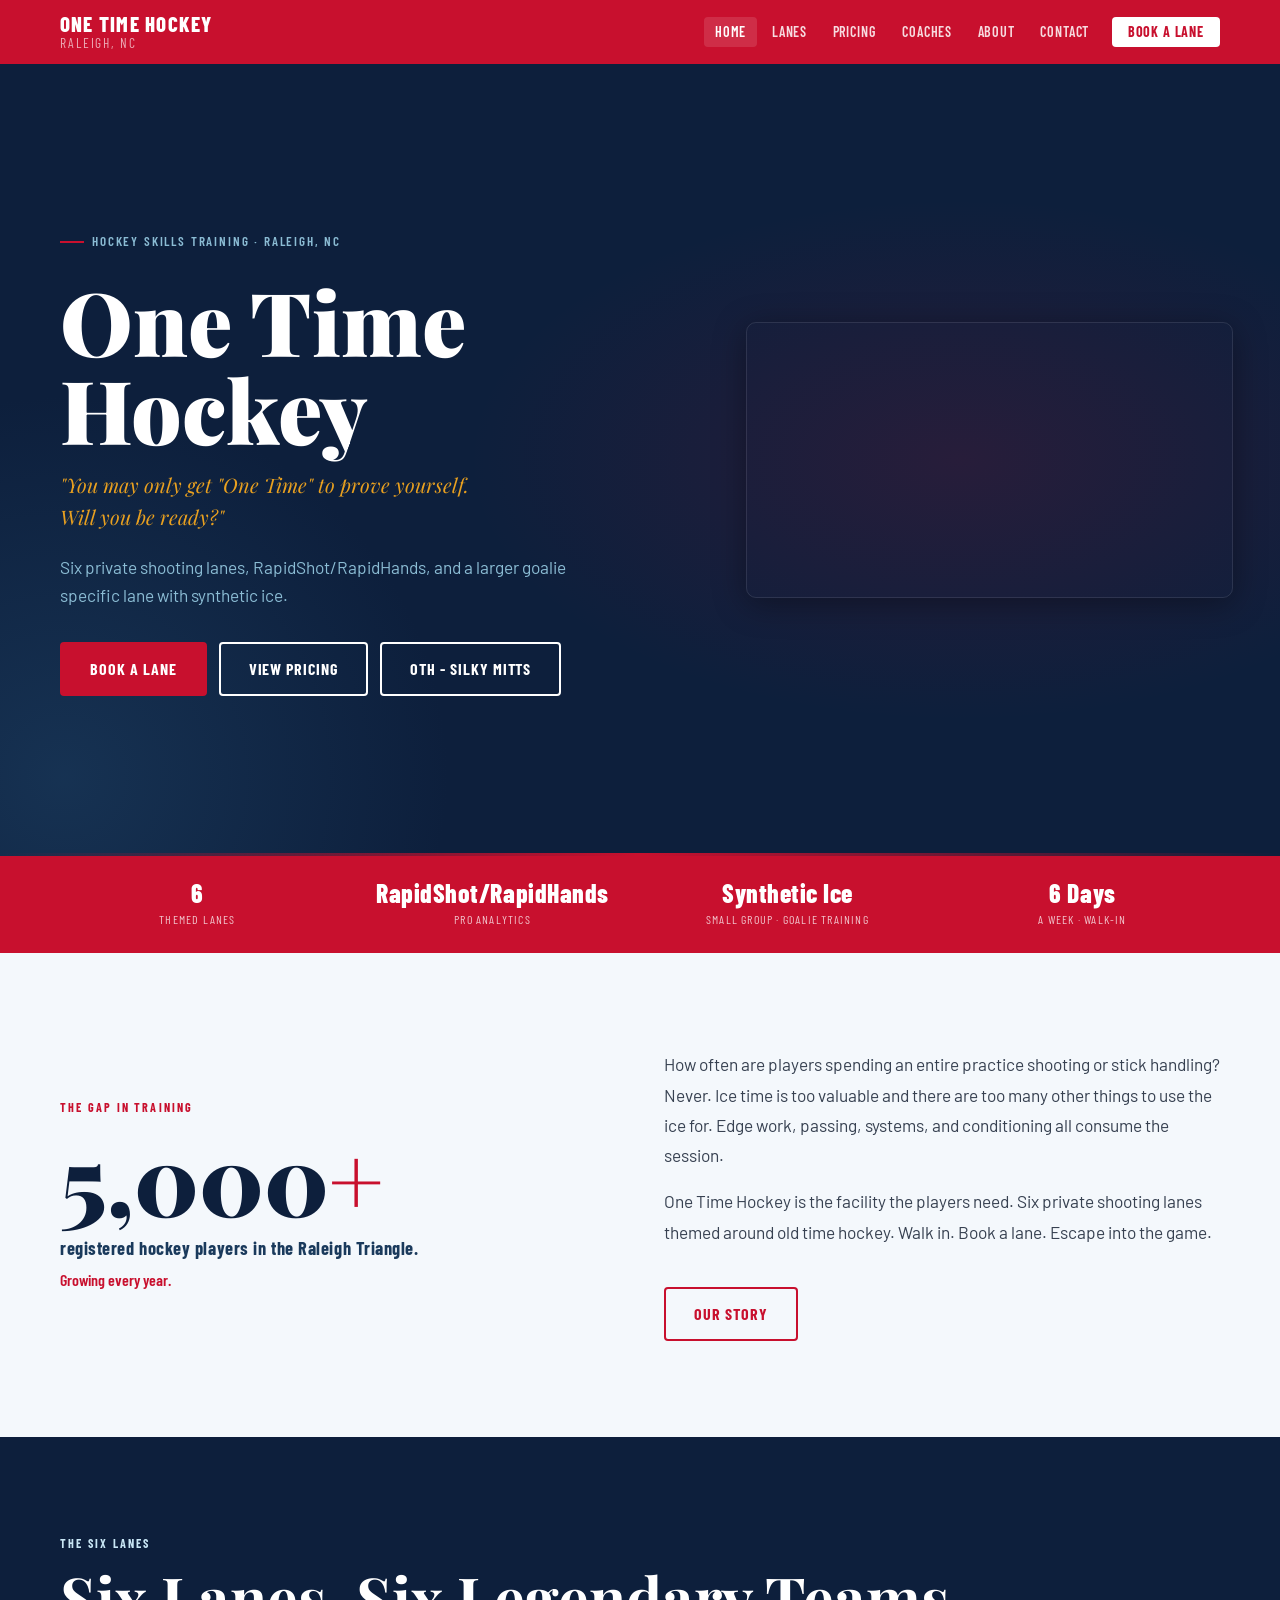
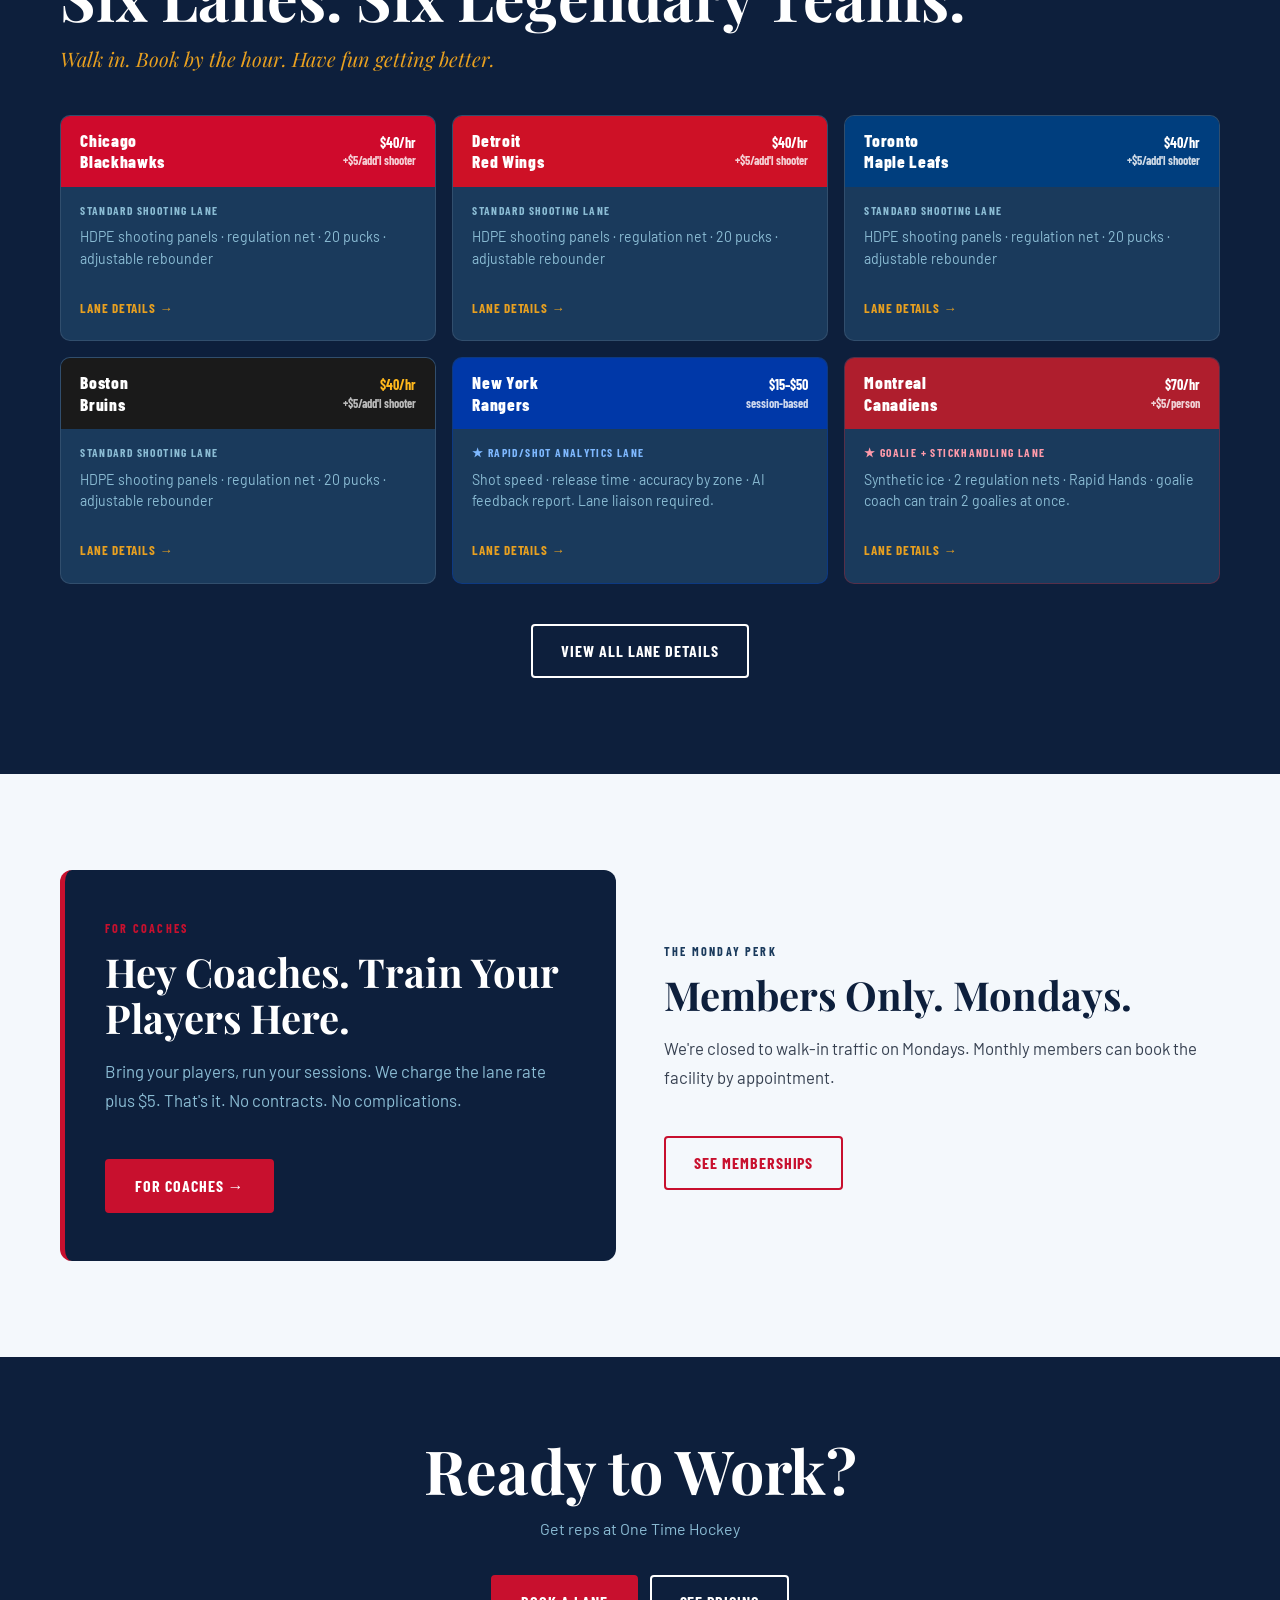
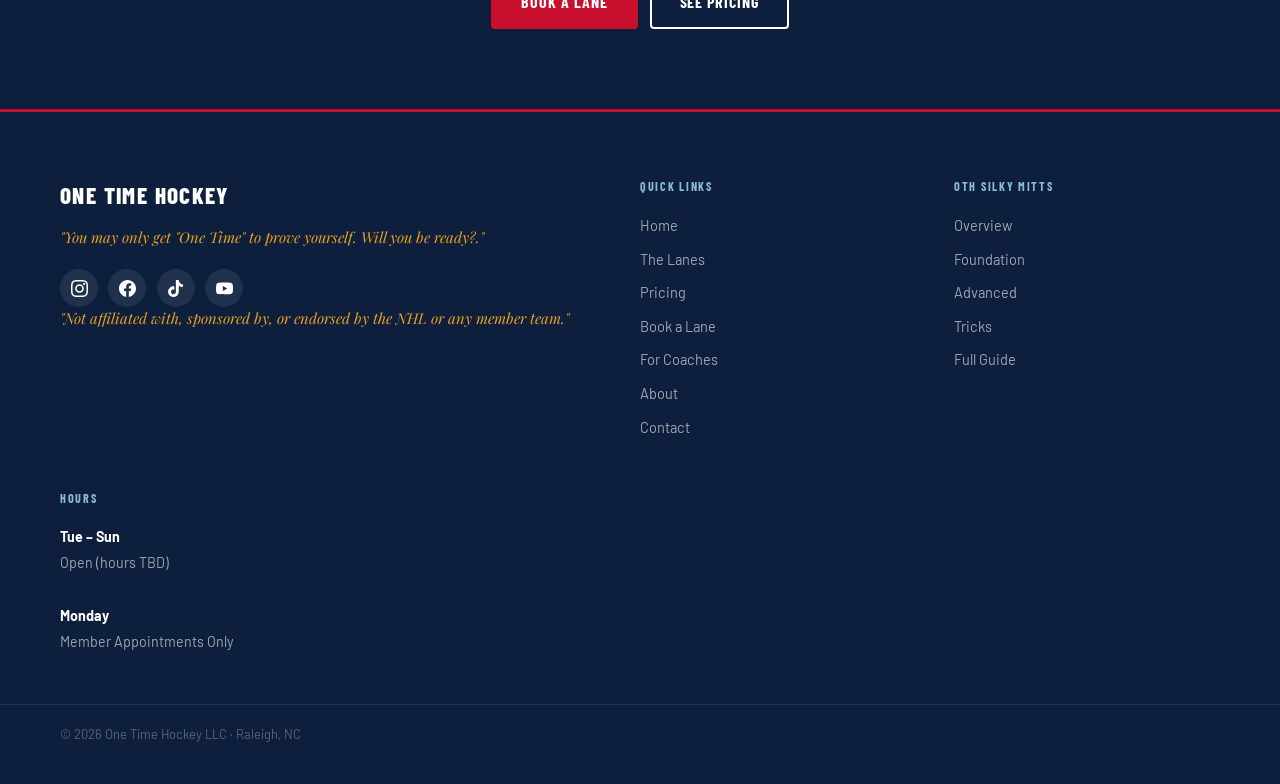
<file: index.html>
<!DOCTYPE html>
<html lang="en">
<head>
<meta charset="UTF-8">
<meta name="viewport" content="width=device-width, initial-scale=1.0">
<title>One Time Hockey — Skills Training Center | Raleigh, NC</title>
<meta name="description" content="Six Original Six NHL-themed shooting lanes in Raleigh, NC. Walk in, book by the hour, and have fun getting better. RapidShot analytics · Goalie lane · Open 6 days a week.">
<meta property="og:title" content="One Time Hockey — Skills Training Center | Raleigh, NC">
<meta property="og:description" content="Six private shooting lanes. Walk in. Book by the hour. The only open-access hockey skills training facility in the Raleigh Triangle.">
<meta property="og:image" content="images/og-image.jpg">
<meta property="og:url" content="https://onetimehockey.com">
<meta name="twitter:card" content="summary_large_image">
<link rel="canonical" href="https://onetimehockey.com">
<link rel="stylesheet" href="css/style.css">
<script type="application/ld+json">
{
  "@context":"https://schema.org",
  "@type":"SportsActivityLocation",
  "name":"One Time Hockey",
  "description":"Hockey skills training center in Raleigh, NC. Six Original Six-themed shooting lanes.",
  "address":{"@type":"PostalAddress","addressLocality":"Raleigh","addressRegion":"NC","addressCountry":"US"},
  "sport":"Hockey",
  "url":"https://onetimehockey.com"
}
</script>
</head>
<body>

<!-- ── NAV ──────────────────────────────────────── -->
<nav class="nav" role="navigation" aria-label="Main navigation">
  <div class="nav-inner">
    <a href="index.html" class="nav-logo">One Time Hockey<span>Raleigh, NC</span></a>
    <ul class="nav-links" role="list">
      <li><a href="index.html">Home</a></li>
      <li><a href="lanes.html">Lanes</a></li>
      <li><a href="pricing.html">Pricing</a></li>
      <li><a href="coaches.html">Coaches</a></li>
      <li><a href="about.html">About</a></li>
      <li><a href="contact.html">Contact</a></li>
      <li><a href="book.html" class="nav-cta">Book a Lane</a></li>
    </ul>
    <button class="burger" aria-label="Open menu" aria-expanded="false">
      <span></span><span></span><span></span>
    </button>
  </div>
</nav>

<!-- Mobile overlay -->
<div class="nav-overlay" role="dialog" aria-label="Mobile navigation">
  <button class="nav-close" aria-label="Close menu">✕</button>
  <a href="index.html">Home</a>
  <a href="lanes.html">Lanes</a>
  <a href="pricing.html">Pricing</a>
  <a href="coaches.html">Coaches</a>
  <a href="about.html">About</a>
  <a href="contact.html">Contact</a>
  <a href="book.html" class="mob-cta">Book a Lane</a>
</div>

<!-- ── HERO ─────────────────────────────────────── -->
<section class="hero" aria-label="Welcome to One Time Hockey">
  <div class="wrap">
    <div class="hero-grid">
      
      <div class="hero-text-col">
        <div class="eyebrow fu">Hockey Skills Training · Raleigh, NC</div>
        <h1 class="d-xl fu fu-1"><span style="color:var(--white)">One Time</span><br><span style="color:var(--white)">Hockey</span></h1>
        <p class="tagline fu fu-2" style="margin-top:1rem;max-width:560px">"You may only get "One Time" to prove yourself.<br>Will you be ready?"</p>
        <p class="fu fu-3" style="color:var(--ice-dim);margin-top:1.25rem;max-width:520px;font-size:1.08rem">Six private shooting lanes, RapidShot/RapidHands, and a larger goalie specific lane with synthetic ice.</p>
        <div class="btn-row fu fu-4" style="margin-top:2rem">
          <a href="book.html" class="btn btn-red">Book a Lane</a>
          <a href="pricing.html" class="btn btn-outline">View Pricing</a>
          <a href="./oth_stickhandling/index.html" class="btn btn-outline">OTH - Silky Mitts</a>
        </div>
      </div>

      <div class="hero-video-col fu fu-5">
        <div class="vid-wrap">
          <iframe src="https://www.youtube.com/embed/KJ-8VpHK3oU" frameborder="0" allow="accelerometer; autoplay; clipboard-write; encrypted-media; gyroscope; picture-in-picture" allowfullscreen></iframe>
        </div>
      </div>

    </div>
  </div>
</section>

<!-- ── STAT BAR ──────────────────────────────────── -->
<div class="stat-bar" aria-label="Facility highlights">
  <div class="wrap">
    <div class="stat-grid">
      <div><div class="stat-val">6</div><div class="stat-lbl">Themed Lanes</div></div>
      <div><div class="stat-val">RapidShot/RapidHands</div><div class="stat-lbl">Pro Analytics</div></div>
      <div><div class="stat-val">Synthetic Ice</div><div class="stat-lbl">Small Group · Goalie Training</div></div>
      <div><div class="stat-val">6 Days</div><div class="stat-lbl">A Week · Walk-In</div></div>
    </div>
  </div>
</div>

<!-- ── PROBLEM ───────────────────────────────────── -->
<section class="sec bg-off">
  <div class="wrap">
    <div class="two-col">
      <div>
        <span class="sec-label">The Gap in training</span>
        <div style="display:flex;align-items:baseline;gap:.75rem;margin-bottom:.5rem">
          <span style="font-family:var(--fd);font-size:clamp(3.5rem,10vw,6rem);font-weight:900;color:var(--navy);line-height:1">5,000<span style="color:var(--red)">+</span></span>
        </div>
        <p style="font-family:var(--fc);font-weight:700;font-size:1.15rem;color:var(--navy-md);letter-spacing:.03em;margin-bottom:.25rem">registered hockey players in the Raleigh Triangle.</p>
        <p style="font-family:var(--fc);font-size:1rem;color:var(--red);font-weight:600">Growing every year.</p>
      </div>
      <div>
        <p style="font-size:1.08rem;color:var(--mid);line-height:1.75">How often are players spending an entire practice shooting or stick handling? Never. Ice time is too valuable and there are too many other things to use the ice for. Edge work, passing, systems, and conditioning all consume the session.</p>
        <p style="font-size:1.08rem;color:var(--mid);line-height:1.75;margin-top:1rem">One Time Hockey is the facility the players need. Six private shooting lanes themed around old time hockey. Walk in. Book a lane. Escape into the game.</p>
        <a href="about.html" class="btn btn-outline-red" style="margin-top:1.5rem">Our Story</a>
      </div>
    </div>
  </div>
</section>

<!-- ── LANES ─────────────────────────────────────── -->
<section class="sec bg-navy">
  <div class="wrap">
    <span class="sec-label sec-label--lt">The Six Lanes</span>
    <h2 class="d-lg" style="color:var(--white);margin-bottom:.75rem">Six Lanes. Six Legendary Teams.</h2>
    <p class="tagline" style="margin-bottom:2.5rem">Walk in. Book by the hour. Have fun getting better.</p>

    <div class="lane-grid">

      <!-- Chicago -->
      <article class="lane-card">
        <div class="lane-card-hd" style="background:#CF0A2C">
          <div class="lane-card-team">Chicago<br>Blackhawks</div>
          <div class="lane-card-price">$40/hr<br><span style="font-size:.75rem;opacity:.8">+$5/add'l shooter</span></div>
        </div>
        <div class="lane-card-bd">
          <div class="lane-card-type" style="color:var(--ice-dim)">Standard Shooting Lane</div>
          <p class="lane-card-desc">HDPE shooting panels · regulation net · 20 pucks · adjustable rebounder</p>
          <a href="lanes.html#chicago" class="lane-card-link">Lane Details →</a>
        </div>
      </article>

      <!-- Detroit -->
      <article class="lane-card">
        <div class="lane-card-hd" style="background:#CE1126">
          <div class="lane-card-team">Detroit<br>Red Wings</div>
          <div class="lane-card-price">$40/hr<br><span style="font-size:.75rem;opacity:.8">+$5/add'l shooter</span></div>
        </div>
        <div class="lane-card-bd">
          <div class="lane-card-type" style="color:var(--ice-dim)">Standard Shooting Lane</div>
          <p class="lane-card-desc">HDPE shooting panels · regulation net · 20 pucks · adjustable rebounder</p>
          <a href="lanes.html#detroit" class="lane-card-link">Lane Details →</a>
        </div>
      </article>

      <!-- Toronto -->
      <article class="lane-card">
        <div class="lane-card-hd" style="background:#003E7E">
          <div class="lane-card-team">Toronto<br>Maple Leafs</div>
          <div class="lane-card-price">$40/hr<br><span style="font-size:.75rem;opacity:.8">+$5/add'l shooter</span></div>
        </div>
        <div class="lane-card-bd">
          <div class="lane-card-type" style="color:var(--ice-dim)">Standard Shooting Lane</div>
          <p class="lane-card-desc">HDPE shooting panels · regulation net · 20 pucks · adjustable rebounder</p>
          <a href="lanes.html#toronto" class="lane-card-link">Lane Details →</a>
        </div>
      </article>

      <!-- Boston -->
      <article class="lane-card">
        <div class="lane-card-hd" style="background:#1a1a1a">
          <div class="lane-card-team">Boston<br>Bruins</div>
          <div class="lane-card-price" style="color:#FFB81C">$40/hr<br><span style="font-size:.75rem;color:rgba(255,255,255,.7)">+$5/add'l shooter</span></div>
        </div>
        <div class="lane-card-bd">
          <div class="lane-card-type" style="color:var(--ice-dim)">Standard Shooting Lane</div>
          <p class="lane-card-desc">HDPE shooting panels · regulation net · 20 pucks · adjustable rebounder</p>
          <a href="lanes.html#boston" class="lane-card-link">Lane Details →</a>
        </div>
      </article>

      <!-- Rangers - RapidShot -->
      <article class="lane-card" style="border-color:rgba(0,56,168,.5)">
        <div class="lane-card-hd" style="background:#0038A8">
          <div class="lane-card-team">New York<br>Rangers</div>
          <div class="lane-card-price">$15–$50<br><span style="font-size:.75rem;opacity:.8">session-based</span></div>
        </div>
        <div class="lane-card-bd">
          <div class="lane-card-type" style="color:#7EB8FF">★ Rapid/Shot Analytics Lane</div>
          <p class="lane-card-desc">Shot speed · release time · accuracy by zone · AI feedback report. Lane liaison required.</p>
          <a href="lanes.html#rangers" class="lane-card-link">Lane Details →</a>
        </div>
      </article>

      <!-- Montreal -->
      <article class="lane-card" style="border-color:rgba(175,30,45,.4)">
        <div class="lane-card-hd" style="background:#AF1E2D">
          <div class="lane-card-team">Montreal<br>Canadiens</div>
          <div class="lane-card-price">$70/hr<br><span style="font-size:.75rem;opacity:.8">+$5/person</span></div>
        </div>
        <div class="lane-card-bd">
          <div class="lane-card-type" style="color:#ff9aaa">★ Goalie + Stickhandling Lane</div>
          <p class="lane-card-desc">Synthetic ice · 2 regulation nets · Rapid Hands · goalie coach can train 2 goalies at once.</p>
          <a href="lanes.html#montreal" class="lane-card-link">Lane Details →</a>
        </div>
      </article>

    </div>

    <div style="text-align:center;margin-top:2.5rem">
      <a href="lanes.html" class="btn btn-outline">View All Lane Details</a>
    </div>
  </div>
</section>

<!-- ── COACHES CALLOUT ────────────────────────────── -->
<section class="sec bg-off">
  <div class="wrap two-col">
    <div style="background:var(--navy);border-radius:12px;padding:3rem 2.5rem;border-left:5px solid var(--red)">
      <span class="sec-label">For Coaches</span>
      <h2 class="d-md" style="color:var(--white);margin-bottom:1rem">Hey Coaches. Train Your Players Here.</h2>
      <p style="color:var(--ice-dim);font-size:1.05rem;line-height:1.72">Bring your players, run your sessions. We charge the lane rate plus $5. That's it. No contracts. No complications.</p>
      <a href="coaches.html" class="btn btn-red" style="margin-top:1.75rem">For Coaches →</a>
    </div>
    <div>
      <span class="sec-label" style="color:var(--navy-md)">The Monday Perk</span>
      <h2 class="d-md" style="color:var(--navy);margin-bottom:1rem">Members Only. Mondays.</h2>
      <p style="color:var(--mid);font-size:1.05rem;line-height:1.72">We're closed to walk-in traffic on Mondays. Monthly members can book the facility by appointment.</p>
      <a href="pricing.html#membership" class="btn btn-outline-red" style="margin-top:1.75rem">See Memberships</a>
    </div>
  </div>
</section>

<!-- ── CTA BAND ──────────────────────────────────── -->
<section class="cta-band bg-navy">
  <div class="wrap">
    <h2 class="d-lg">Ready to Work?</h2>
    <p>Get reps at One Time Hockey</p>
    <div class="btn-row" style="justify-content:center">
      <a href="book.html" class="btn btn-red">Book a Lane</a>
      <a href="pricing.html" class="btn btn-outline">See Pricing</a>
    </div>
  </div>
</section>

<!-- FOOTER -->
<footer class="footer">
  <div class="wrap">
    <div class="foot-grid">
      <div>
        <div class="foot-logo">One Time Hockey</div>
        <p class="foot-tagline">"You may only get "One Time" to prove yourself. Will you be ready?."</p>
        <div class="social-row">
          <a href="#" class="soc-link" aria-label="Instagram"><svg viewBox="0 0 24 24"><path d="M12 2.163c3.204 0 3.584.012 4.85.07 3.252.148 4.771 1.691 4.919 4.919.058 1.265.069 1.645.069 4.849 0 3.205-.012 3.584-.069 4.849-.149 3.225-1.664 4.771-4.919 4.919-1.266.058-1.644.07-4.85.07-3.204 0-3.584-.012-4.849-.07-3.26-.149-4.771-1.699-4.919-4.92-.058-1.265-.07-1.644-.07-4.849 0-3.204.013-3.583.07-4.849.149-3.227 1.664-4.771 4.919-4.919 1.266-.057 1.645-.069 4.849-.069zm0-2.163c-3.259 0-3.667.014-4.947.072-4.358.2-6.78 2.618-6.98 6.98-.059 1.281-.073 1.689-.073 4.948 0 3.259.014 3.668.072 4.948.2 4.358 2.618 6.78 6.98 6.98 1.281.058 1.689.072 4.948.072 3.259 0 3.668-.014 4.948-.072 4.354-.2 6.782-2.618 6.979-6.98.059-1.28.073-1.689.073-4.948 0-3.259-.014-3.667-.072-4.947-.196-4.354-2.617-6.78-6.979-6.98-1.281-.059-1.69-.073-4.949-.073zm0 5.838c-3.403 0-6.162 2.759-6.162 6.162s2.759 6.163 6.162 6.163 6.162-2.759 6.162-6.163c0-3.403-2.759-6.162-6.162-6.162zm0 10.162c-2.209 0-4-1.79-4-4 0-2.209 1.791-4 4-4s4 1.791 4 4c0 2.21-1.791 4-4 4zm6.406-11.845c-.796 0-1.441.645-1.441 1.44s.645 1.44 1.441 1.44c.795 0 1.439-.645 1.439-1.44s-.644-1.44-1.439-1.44z"/></svg></a>
          <a href="#" class="soc-link" aria-label="Facebook"><svg viewBox="0 0 24 24"><path d="M24 12.073c0-6.627-5.373-12-12-12s-12 5.373-12 12c0 5.99 4.388 10.954 10.125 11.854v-8.385H7.078v-3.47h3.047V9.43c0-3.007 1.792-4.669 4.533-4.669 1.312 0 2.686.235 2.686.235v2.953H15.83c-1.491 0-1.956.925-1.956 1.874v2.25h3.328l-.532 3.47h-2.796v8.385C19.612 23.027 24 18.062 24 12.073z"/></svg></a>
          <a href="#" class="soc-link" aria-label="TikTok"><svg viewBox="0 0 24 24"><path d="M12.525.02c1.31-.02 2.61-.01 3.91-.02.08 1.53.63 3.09 1.75 4.17 1.12 1.11 2.7 1.62 4.24 1.79v4.03c-1.44-.05-2.89-.35-4.2-.97-.57-.26-1.1-.59-1.62-.93-.01 2.92.01 5.84-.02 8.75-.08 1.4-.54 2.79-1.35 3.94-1.31 1.92-3.58 3.17-5.91 3.21-1.43.08-2.86-.31-4.08-1.03-2.02-1.19-3.44-3.37-3.65-5.71-.02-.5-.03-1-.01-1.49.18-1.9 1.12-3.72 2.58-4.96 1.66-1.44 3.98-2.13 6.15-1.72.02 1.48-.04 2.96-.04 4.44-.99-.32-2.15-.23-3.02.37-.63.41-1.11 1.04-1.36 1.75-.21.51-.15 1.07-.14 1.61.24 1.64 1.82 3.02 3.5 2.87 1.12-.01 2.19-.66 2.77-1.61.19-.33.4-.67.41-1.06.1-1.79.06-3.57.07-5.36.01-4.03-.01-8.05.02-12.07z"/></svg></a>
          <a href="#" class="soc-link" aria-label="YouTube"><svg viewBox="0 0 24 24"><path d="M23.495 6.205a3.007 3.007 0 0 0-2.088-2.088c-1.87-.501-9.396-.501-9.396-.501s-7.507-.01-9.396.501A3.007 3.007 0 0 0 .527 6.205a31.247 31.247 0 0 0-.522 5.805 31.247 31.247 0 0 0 .522 5.783 3.007 3.007 0 0 0 2.088 2.088c1.868.502 9.396.502 9.396.502s7.506 0 9.396-.502a3.007 3.007 0 0 0 2.088-2.088 31.247 31.247 0 0 0 .5-5.783 31.247 31.247 0 0 0-.5-5.805zM9.609 15.601V8.408l6.264 3.602z"/></svg></a>
        </div>
        <p class="foot-tagline">"Not affiliated with, sponsored by, or endorsed by the NHL or any member team."</p>
      </div>
      <div><div class="foot-hdg">Quick Links</div><ul class="foot-links"><li><a href="index.html">Home</a></li><li><a href="lanes.html">The Lanes</a></li><li><a href="pricing.html">Pricing</a></li><li><a href="book.html">Book a Lane</a></li><li><a href="coaches.html">For Coaches</a></li><li><a href="about.html">About</a></li><li><a href="contact.html">Contact</a></li></ul></div>
      <div><div class="foot-hdg">OTH Silky Mitts</div><ul class="foot-links"><li><a href="./oth_stickhandling/index.html">Overview</a></li><li><a href="./oth_stickhandling/foundation.html">Foundation</a></li><li><a href="./oth_stickhandling/advanced.html">Advanced</a></li><li><a href="./oth_stickhandling/tricks.html">Tricks</a></li><li><a href="./oth_stickhandling/guide.html">Full Guide</a></li>
  </ul></div>
      <div><div class="foot-hdg">Hours</div><div class="foot-hours"><strong>Tue – Sun</strong><br>Open (hours TBD)<br><br><strong>Monday</strong><br>Member Appointments Only</div></div>
    </div>
  </div>
  <div class="foot-bar"><div class="wrap" style="display:flex;justify-content:space-between;width:100%;padding-bottom:1.2rem;flex-wrap:wrap;gap:.5rem"><span>© 2026 One Time Hockey LLC · Raleigh, NC</span></div></div>
</footer>
<script src="js/main.js"></script>
</body>
</html>
</file>
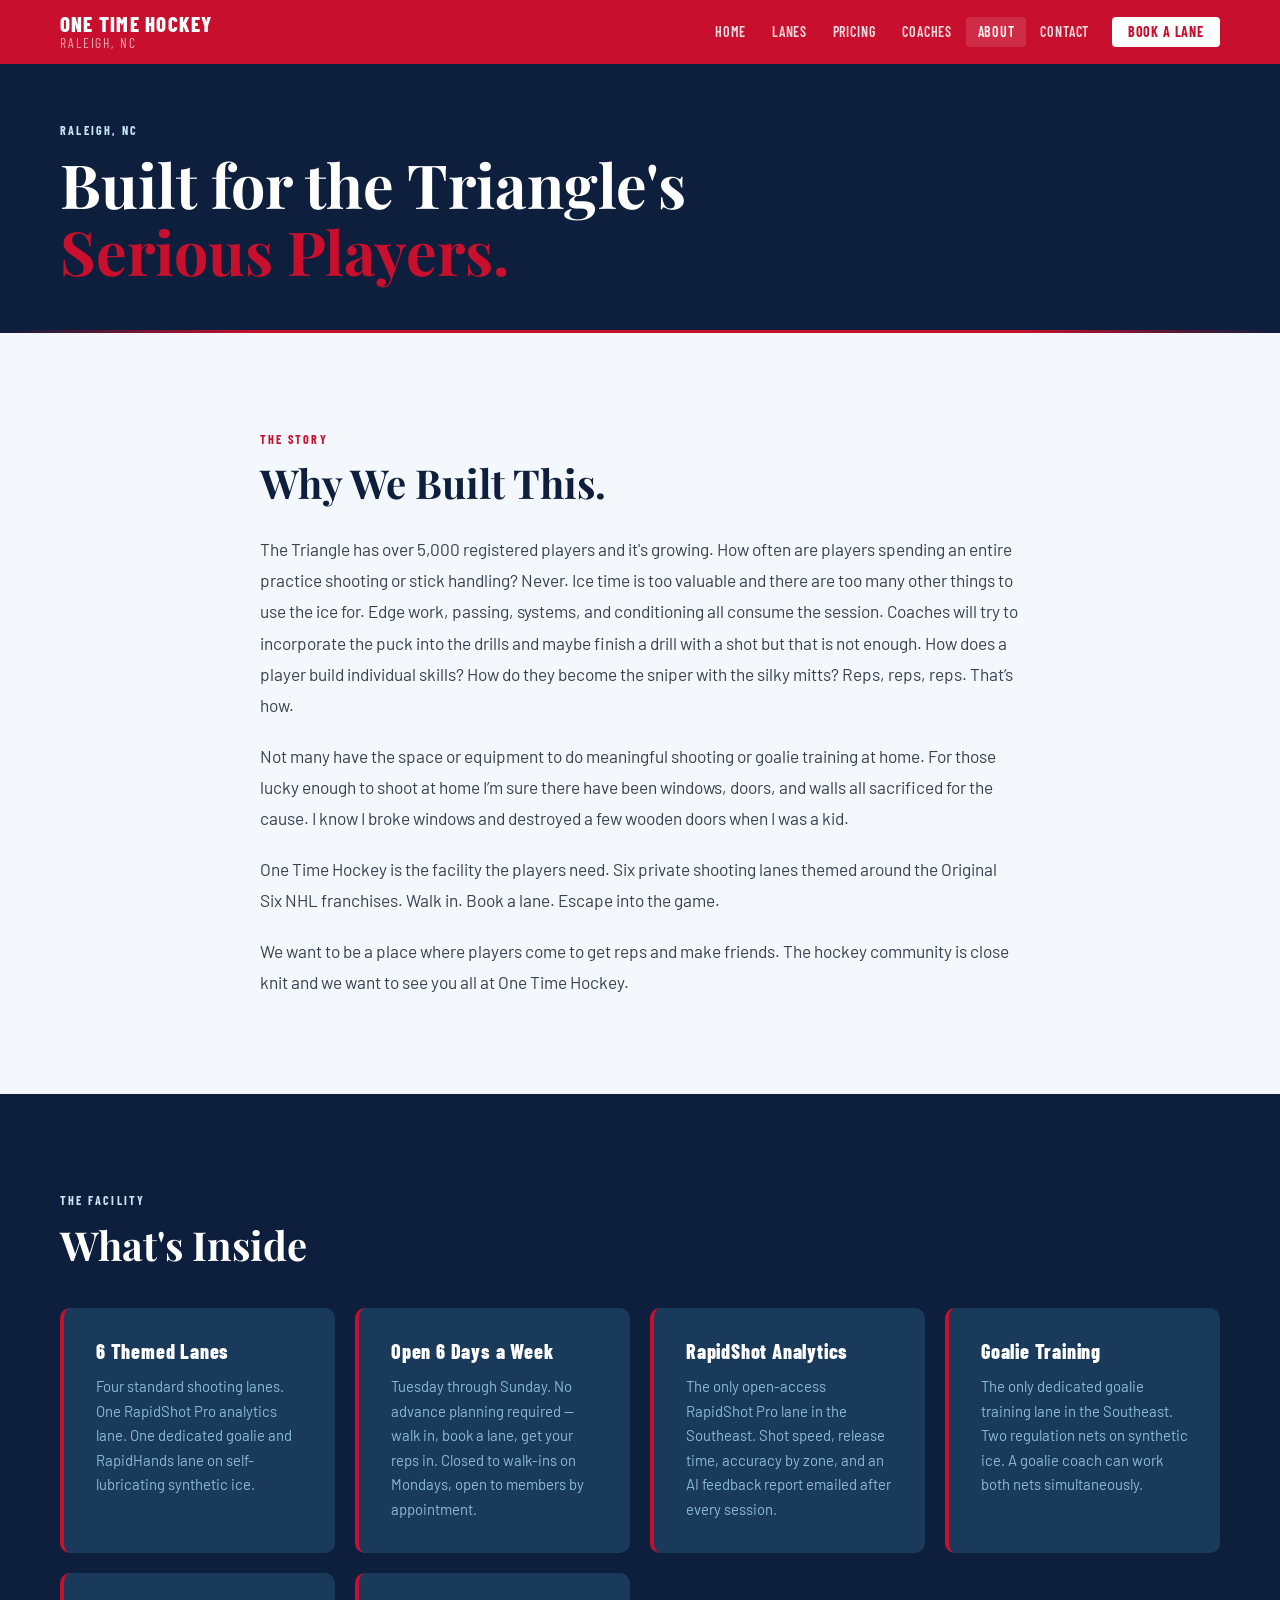
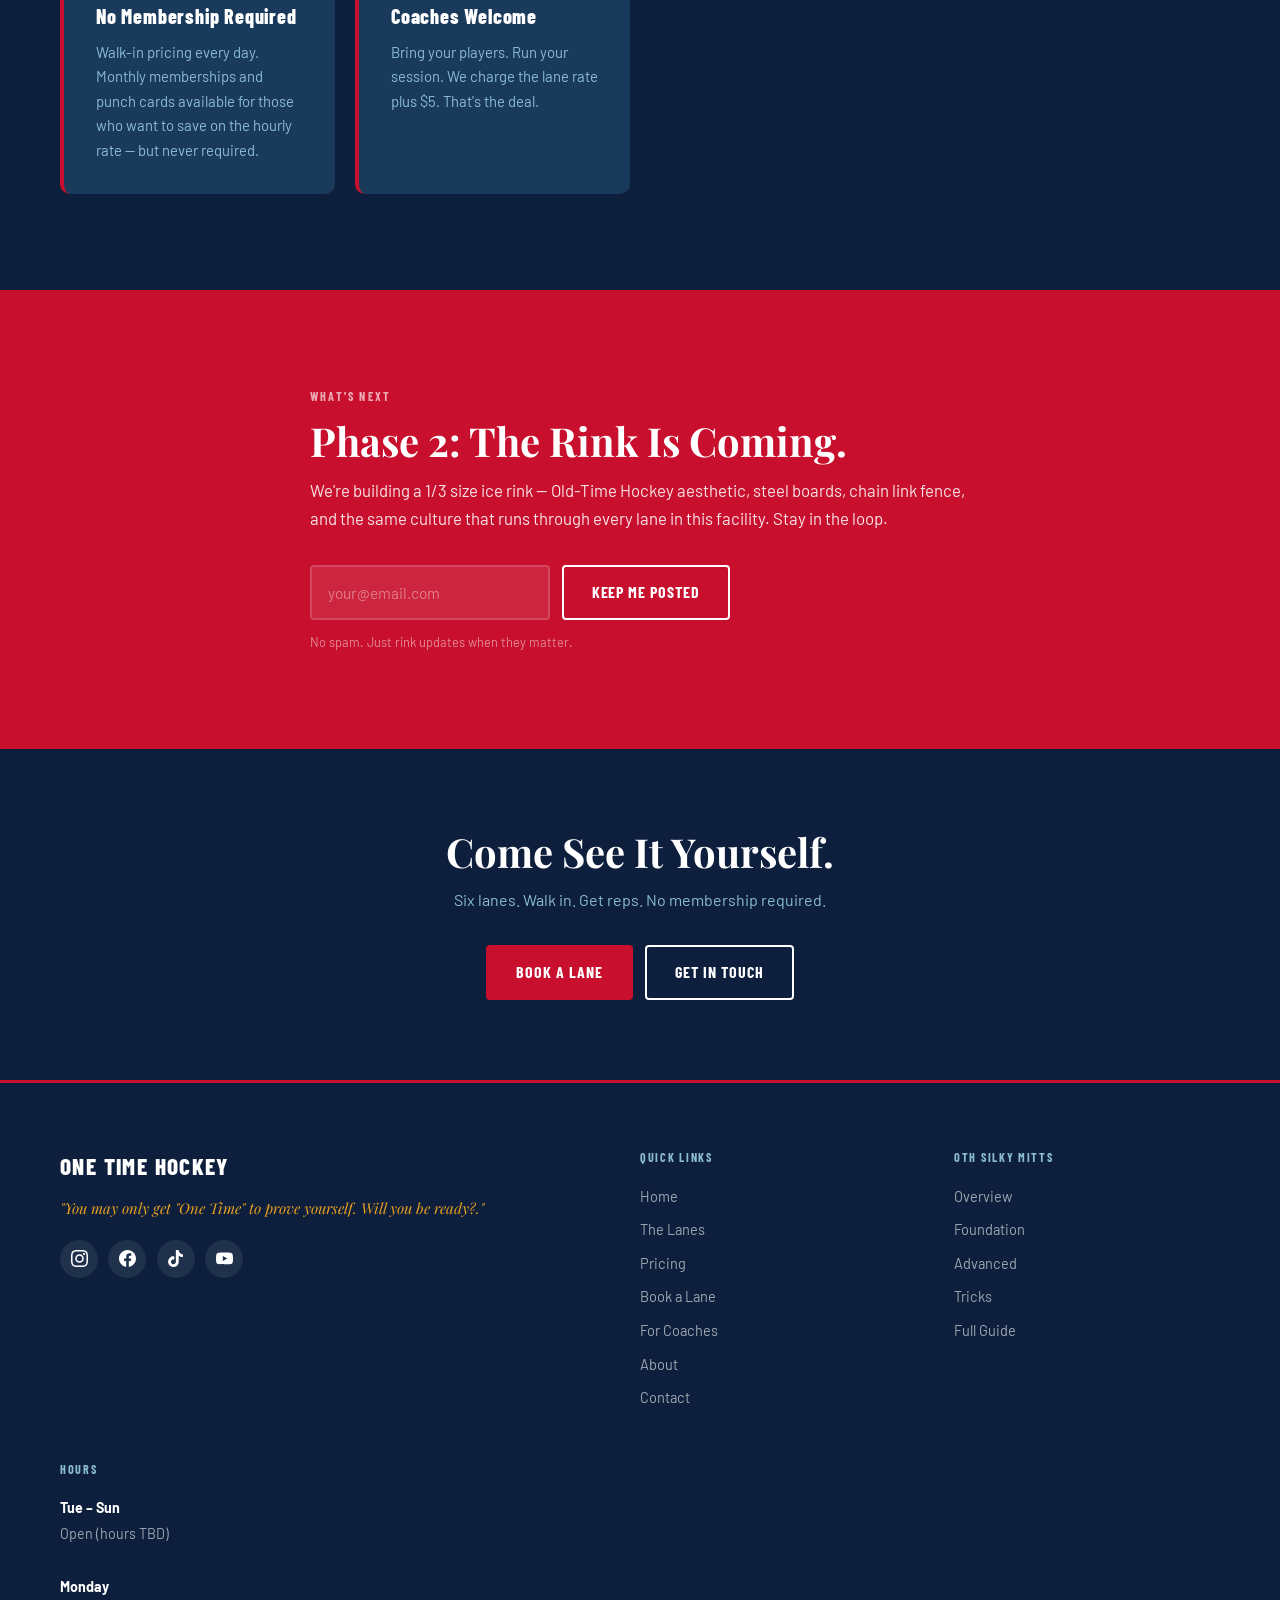
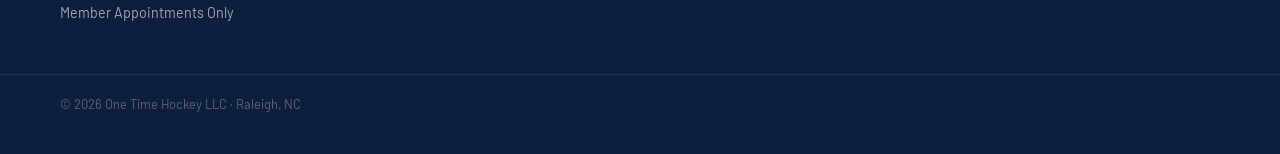
<file: about.html>
<!DOCTYPE html>
<html lang="en">
<head>
<meta charset="UTF-8">
<meta name="viewport" content="width=device-width, initial-scale=1.0">
<title>About — One Time Hockey | Raleigh, NC</title>
<meta name="description" content="One Time Hockey is a hockey skills training center built for the serious Raleigh player. Six Original Six NHL-themed shooting lanes. Walk in, book by the hour, no membership required.">
<link rel="stylesheet" href="css/style.css">
</head>
<body>

<!-- NAV -->
<nav class="nav"><div class="nav-inner">
  <a href="index.html" class="nav-logo">One Time Hockey<span>Raleigh, NC</span></a>
  <ul class="nav-links">
    <li><a href="index.html">Home</a></li><li><a href="lanes.html">Lanes</a></li>
    <li><a href="pricing.html">Pricing</a></li><li><a href="coaches.html">Coaches</a></li>
    <li><a href="about.html">About</a></li><li><a href="contact.html">Contact</a></li>
    <li><a href="book.html" class="nav-cta">Book a Lane</a></li>
  </ul>
  <button class="burger" aria-label="Open menu"><span></span><span></span><span></span></button>
</div></nav>
<div class="nav-overlay"><button class="nav-close">✕</button>
  <a href="index.html">Home</a><a href="lanes.html">Lanes</a><a href="pricing.html">Pricing</a>
  <a href="coaches.html">Coaches</a><a href="about.html">About</a><a href="contact.html">Contact</a>
  <a href="book.html" class="mob-cta">Book a Lane</a>
</div>

<!-- HERO -->
<header class="pg-hero bg-navy">
  <div class="wrap">
    <span class="sec-label sec-label--lt">Raleigh, NC</span>
    <h1 class="d-lg" style="color:var(--white)">Built for the Triangle's<br><span style="color:var(--red)">Serious Players.</span></h1>
  </div>
</header>

<!-- STORY -->
<section class="sec bg-off">
  <div class="wrap" style="max-width:800px">
    <span class="sec-label">The Story</span>
    <h2 class="d-md" style="color:var(--navy);margin-bottom:1.75rem">Why We Built This.</h2>
    <p style="font-size:1.08rem;color:var(--mid);line-height:1.8">The Triangle has over 5,000 registered players and it's growing. How often are players spending an entire practice shooting or stick handling? Never. Ice time is too valuable and there are too many other things to use the ice for. Edge work, passing, systems, and conditioning all consume the session. Coaches will try to incorporate the puck into the drills and maybe finish a drill with a shot but that is not enough. How does a player build individual skills? How do they become the sniper with the silky mitts? Reps, reps, reps. That’s how.</p>
    <p style="font-size:1.08rem;color:var(--mid);line-height:1.8;margin-top:1.25rem">Not many have the space or equipment to do meaningful shooting or goalie training at home. For those lucky enough to shoot at home I’m sure there have been windows, doors, and walls all sacrificed for the cause. I know I broke windows and destroyed a few wooden doors when I was a kid.</p>
    <p style="font-size:1.08rem;color:var(--mid);line-height:1.8;margin-top:1.25rem">One Time Hockey is the facility the players need. Six private shooting lanes themed around the Original Six NHL franchises. Walk in. Book a lane. Escape into the game.</p>
    <p style="font-size:1.08rem;color:var(--mid);line-height:1.8;margin-top:1.25rem">We want to be a place where players come to get reps and make friends. The hockey community is close knit and we want to see you all at One Time Hockey.</p>
  </div>
</section>

<!-- FACILITY FACTS -->
<section class="sec bg-navy">
  <div class="wrap">
    <span class="sec-label sec-label--lt">The Facility</span>
    <h2 class="d-md" style="color:var(--white);margin-bottom:2.5rem">What's Inside</h2>
    <div style="display:grid;grid-template-columns:repeat(auto-fit,minmax(250px,1fr));gap:1.25rem">
      <div class="info-card">
        <h3>6 Themed Lanes</h3>
        <p>Four standard shooting lanes. One RapidShot Pro analytics lane. One dedicated goalie and RapidHands lane on self-lubricating synthetic ice.</p>
      </div>
      <div class="info-card">
        <h3>Open 6 Days a Week</h3>
        <p>Tuesday through Sunday. No advance planning required — walk in, book a lane, get your reps in. Closed to walk-ins on Mondays, open to members by appointment.</p>
      </div>
      <div class="info-card">
        <h3>RapidShot Analytics</h3>
        <p>The only open-access RapidShot Pro lane in the Southeast. Shot speed, release time, accuracy by zone, and an AI feedback report emailed after every session.</p>
      </div>
      <div class="info-card">
        <h3>Goalie Training</h3>
        <p>The only dedicated goalie training lane in the Southeast. Two regulation nets on synthetic ice. A goalie coach can work both nets simultaneously.</p>
      </div>
      <div class="info-card">
        <h3>No Membership Required</h3>
        <p>Walk-in pricing every day. Monthly memberships and punch cards available for those who want to save on the hourly rate — but never required.</p>
      </div>
      <div class="info-card">
        <h3>Coaches Welcome</h3>
        <p>Bring your players. Run your session. We charge the lane rate plus $5. That's the deal.</p>
      </div>
    </div>
  </div>
</section>

<!-- PHASE 2 TEASER -->
<section class="sec bg-red">
  <div class="wrap" style="max-width:700px">
    <span class="sec-label" style="color:rgba(255,255,255,.65)">What's Next</span>
    <h2 class="d-md" style="color:var(--white);margin-bottom:.75rem">Phase 2: The Rink Is Coming.</h2>
    <p style="color:rgba(255,255,255,.88);font-size:1.05rem;line-height:1.72;margin-bottom:2rem">We're building a 1/3 size ice rink — Old-Time Hockey aesthetic, steel boards, chain link fence, and the same culture that runs through every lane in this facility. Stay in the loop.</p>
    <!-- Email capture — connect to your email list provider -->
    <!-- TODO: Replace the form action with your email provider (Mailchimp, Klaviyo, Formspree, etc.) -->
    <form class="email-row" action="#" method="post" style="max-width:420px">
      <input type="email" name="email" class="form-input" placeholder="your@email.com" required aria-label="Email address">
      <button type="submit" class="btn btn-outline" style="white-space:nowrap;flex-shrink:0">Keep Me Posted</button>
    </form>
    <p style="font-size:.8rem;color:rgba(255,255,255,.5);margin-top:.75rem">No spam. Just rink updates when they matter.</p>
  </div>
</section>

<!-- CTA -->
<section class="cta-band bg-navy">
  <div class="wrap">
    <h2 class="d-md">Come See It Yourself.</h2>
    <p>Six lanes. Walk in. Get reps. No membership required.</p>
    <div class="btn-row" style="justify-content:center">
      <a href="book.html" class="btn btn-red">Book a Lane</a>
      <a href="contact.html" class="btn btn-outline">Get in Touch</a>
    </div>
  </div>
</section>

<!-- FOOTER -->
<footer class="footer">
  <div class="wrap">
    <div class="foot-grid">
      <div>
        <div class="foot-logo">One Time Hockey</div>
        <p class="foot-tagline">"You may only get "One Time" to prove yourself. Will you be ready?."</p>
        <div class="social-row">
          <a href="#" class="soc-link" aria-label="Instagram"><svg viewBox="0 0 24 24"><path d="M12 2.163c3.204 0 3.584.012 4.85.07 3.252.148 4.771 1.691 4.919 4.919.058 1.265.069 1.645.069 4.849 0 3.205-.012 3.584-.069 4.849-.149 3.225-1.664 4.771-4.919 4.919-1.266.058-1.644.07-4.85.07-3.204 0-3.584-.012-4.849-.07-3.26-.149-4.771-1.699-4.919-4.92-.058-1.265-.07-1.644-.07-4.849 0-3.204.013-3.583.07-4.849.149-3.227 1.664-4.771 4.919-4.919 1.266-.057 1.645-.069 4.849-.069zm0-2.163c-3.259 0-3.667.014-4.947.072-4.358.2-6.78 2.618-6.98 6.98-.059 1.281-.073 1.689-.073 4.948 0 3.259.014 3.668.072 4.948.2 4.358 2.618 6.78 6.98 6.98 1.281.058 1.689.072 4.948.072 3.259 0 3.668-.014 4.948-.072 4.354-.2 6.782-2.618 6.979-6.98.059-1.28.073-1.689.073-4.948 0-3.259-.014-3.667-.072-4.947-.196-4.354-2.617-6.78-6.979-6.98-1.281-.059-1.69-.073-4.949-.073zm0 5.838c-3.403 0-6.162 2.759-6.162 6.162s2.759 6.163 6.162 6.163 6.162-2.759 6.162-6.163c0-3.403-2.759-6.162-6.162-6.162zm0 10.162c-2.209 0-4-1.79-4-4 0-2.209 1.791-4 4-4s4 1.791 4 4c0 2.21-1.791 4-4 4zm6.406-11.845c-.796 0-1.441.645-1.441 1.44s.645 1.44 1.441 1.44c.795 0 1.439-.645 1.439-1.44s-.644-1.44-1.439-1.44z"/></svg></a>
          <a href="#" class="soc-link" aria-label="Facebook"><svg viewBox="0 0 24 24"><path d="M24 12.073c0-6.627-5.373-12-12-12s-12 5.373-12 12c0 5.99 4.388 10.954 10.125 11.854v-8.385H7.078v-3.47h3.047V9.43c0-3.007 1.792-4.669 4.533-4.669 1.312 0 2.686.235 2.686.235v2.953H15.83c-1.491 0-1.956.925-1.956 1.874v2.25h3.328l-.532 3.47h-2.796v8.385C19.612 23.027 24 18.062 24 12.073z"/></svg></a>
          <a href="#" class="soc-link" aria-label="TikTok"><svg viewBox="0 0 24 24"><path d="M12.525.02c1.31-.02 2.61-.01 3.91-.02.08 1.53.63 3.09 1.75 4.17 1.12 1.11 2.7 1.62 4.24 1.79v4.03c-1.44-.05-2.89-.35-4.2-.97-.57-.26-1.1-.59-1.62-.93-.01 2.92.01 5.84-.02 8.75-.08 1.4-.54 2.79-1.35 3.94-1.31 1.92-3.58 3.17-5.91 3.21-1.43.08-2.86-.31-4.08-1.03-2.02-1.19-3.44-3.37-3.65-5.71-.02-.5-.03-1-.01-1.49.18-1.9 1.12-3.72 2.58-4.96 1.66-1.44 3.98-2.13 6.15-1.72.02 1.48-.04 2.96-.04 4.44-.99-.32-2.15-.23-3.02.37-.63.41-1.11 1.04-1.36 1.75-.21.51-.15 1.07-.14 1.61.24 1.64 1.82 3.02 3.5 2.87 1.12-.01 2.19-.66 2.77-1.61.19-.33.4-.67.41-1.06.1-1.79.06-3.57.07-5.36.01-4.03-.01-8.05.02-12.07z"/></svg></a>
          <a href="#" class="soc-link" aria-label="YouTube"><svg viewBox="0 0 24 24"><path d="M23.495 6.205a3.007 3.007 0 0 0-2.088-2.088c-1.87-.501-9.396-.501-9.396-.501s-7.507-.01-9.396.501A3.007 3.007 0 0 0 .527 6.205a31.247 31.247 0 0 0-.522 5.805 31.247 31.247 0 0 0 .522 5.783 3.007 3.007 0 0 0 2.088 2.088c1.868.502 9.396.502 9.396.502s7.506 0 9.396-.502a3.007 3.007 0 0 0 2.088-2.088 31.247 31.247 0 0 0 .5-5.783 31.247 31.247 0 0 0-.5-5.805zM9.609 15.601V8.408l6.264 3.602z"/></svg></a>
        </div>
      </div>
      <div><div class="foot-hdg">Quick Links</div><ul class="foot-links"><li><a href="index.html">Home</a></li><li><a href="lanes.html">The Lanes</a></li><li><a href="pricing.html">Pricing</a></li><li><a href="book.html">Book a Lane</a></li><li><a href="coaches.html">For Coaches</a></li><li><a href="about.html">About</a></li><li><a href="contact.html">Contact</a></li></ul></div>
      <div><div class="foot-hdg">OTH Silky Mitts</div><ul class="foot-links"><li><a href="./oth_stickhandling/index.html">Overview</a></li><li><a href="./oth_stickhandling/foundation.html">Foundation</a></li><li><a href="./oth_stickhandling/advanced.html">Advanced</a></li><li><a href="./oth_stickhandling/tricks.html">Tricks</a></li><li><a href="./oth_stickhandling/guide.html">Full Guide</a></li>
  </ul></div>
      <div><div class="foot-hdg">Hours</div><div class="foot-hours"><strong>Tue – Sun</strong><br>Open (hours TBD)<br><br><strong>Monday</strong><br>Member Appointments Only</div></div>
    </div>
  </div>
  <div class="foot-bar"><div class="wrap" style="display:flex;justify-content:space-between;width:100%;padding-bottom:1.2rem;flex-wrap:wrap;gap:.5rem"><span>© 2026 One Time Hockey LLC · Raleigh, NC</span></div></div>
</footer>
<script src="js/main.js"></script>
</body>
</html>
</file>
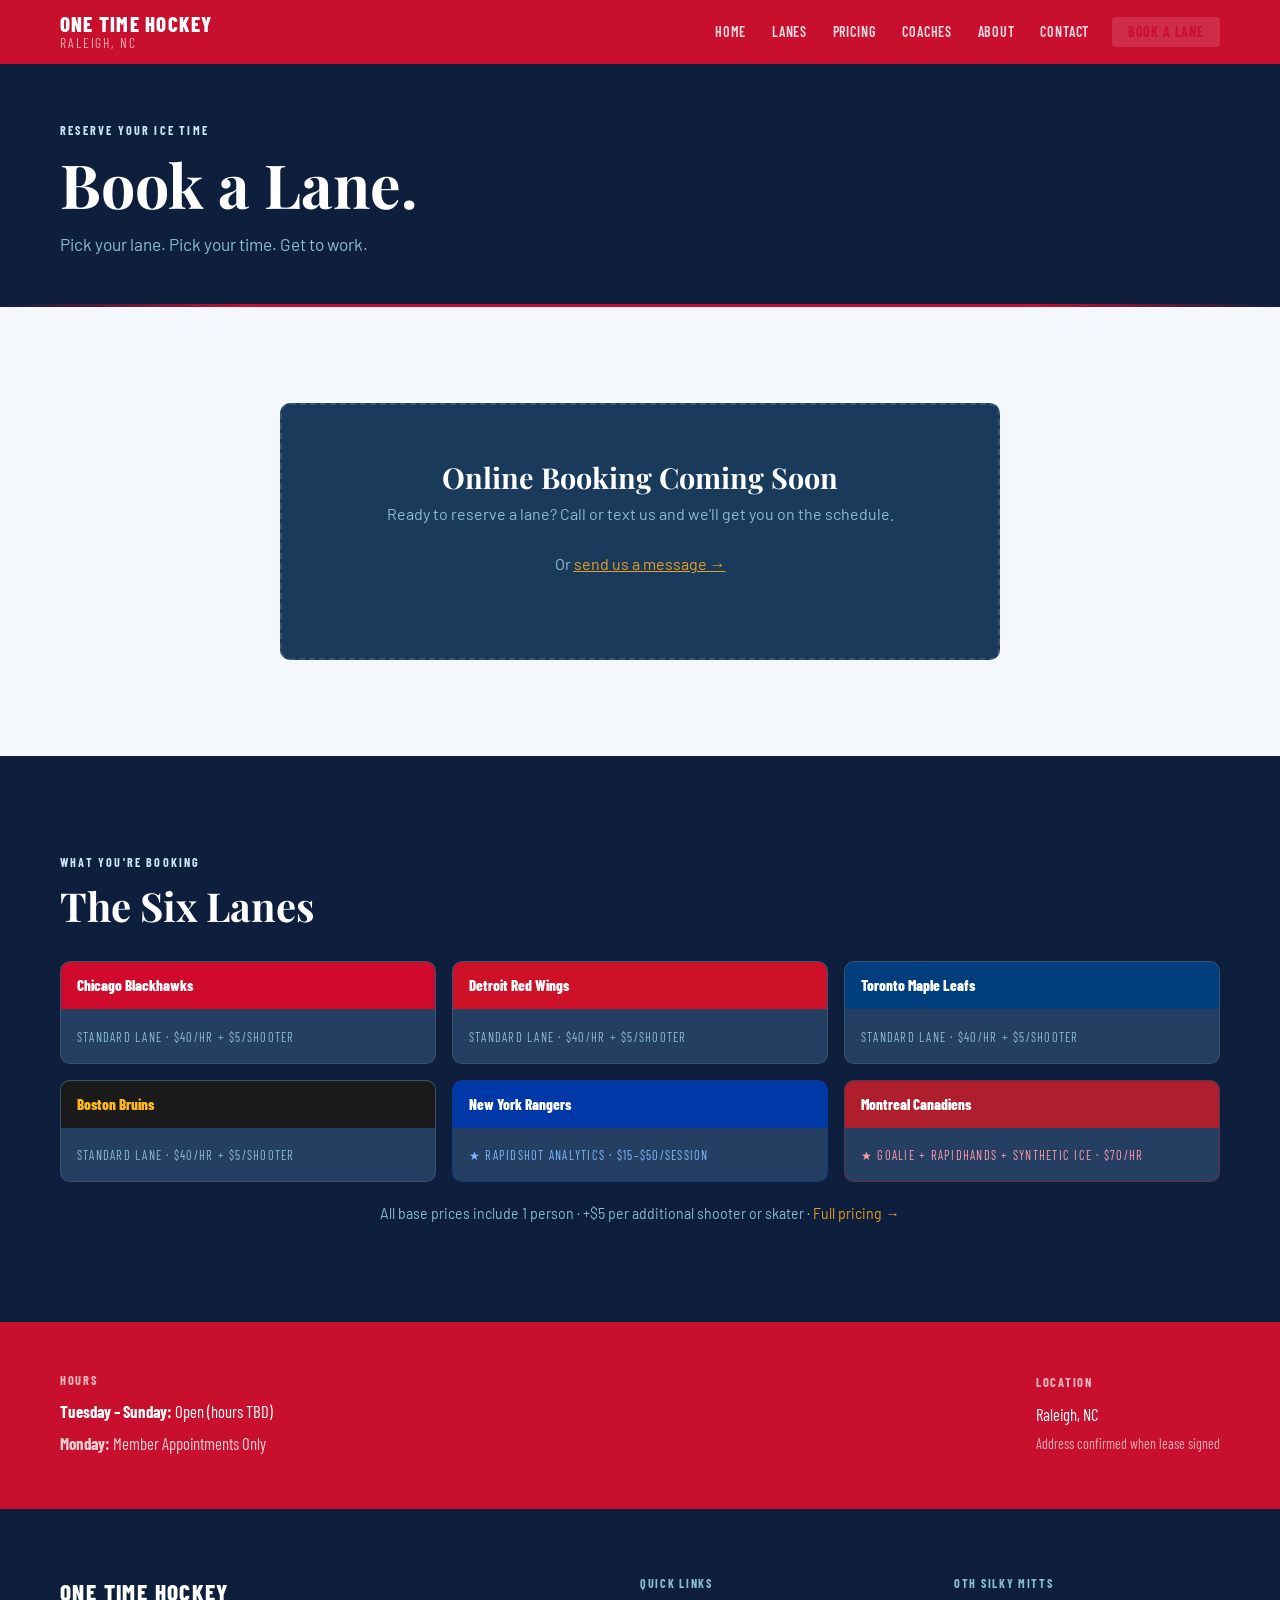
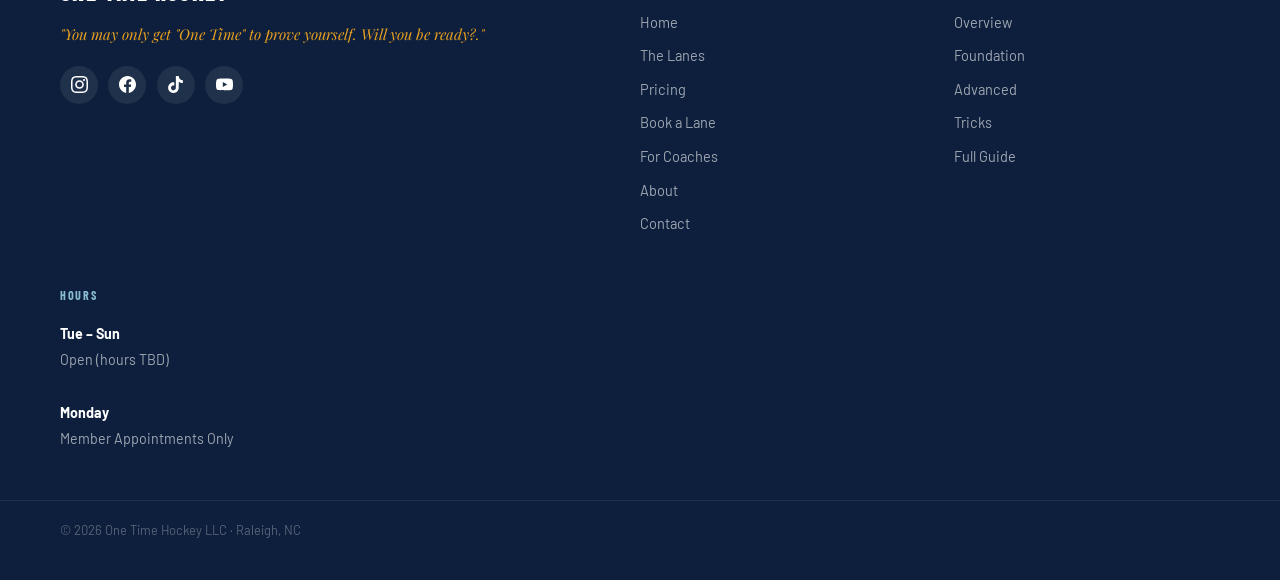
<file: book.html>
<!DOCTYPE html>
<html lang="en">
<head>
<meta charset="UTF-8">
<meta name="viewport" content="width=device-width, initial-scale=1.0">
<title>Book a Lane — One Time Hockey | Raleigh, NC</title>
<meta name="description" content="Book a shooting lane at One Time Hockey in Raleigh, NC. Standard lanes from $40/hr, RapidShot analytics, goalie lane. Walk in or book online.">
<link rel="stylesheet" href="css/style.css">
</head>
<body>

<!-- NAV -->
<nav class="nav"><div class="nav-inner">
  <a href="index.html" class="nav-logo">One Time Hockey<span>Raleigh, NC</span></a>
  <ul class="nav-links">
    <li><a href="index.html">Home</a></li><li><a href="lanes.html">Lanes</a></li>
    <li><a href="pricing.html">Pricing</a></li><li><a href="coaches.html">Coaches</a></li>
    <li><a href="about.html">About</a></li><li><a href="contact.html">Contact</a></li>
    <li><a href="book.html" class="nav-cta">Book a Lane</a></li>
  </ul>
  <button class="burger" aria-label="Open menu"><span></span><span></span><span></span></button>
</div></nav>
<div class="nav-overlay"><button class="nav-close">✕</button>
  <a href="index.html">Home</a><a href="lanes.html">Lanes</a><a href="pricing.html">Pricing</a>
  <a href="coaches.html">Coaches</a><a href="about.html">About</a><a href="contact.html">Contact</a>
  <a href="book.html" class="mob-cta">Book a Lane</a>
</div>

<!-- HERO -->
<header class="pg-hero bg-navy">
  <div class="wrap">
    <span class="sec-label sec-label--lt">Reserve Your Ice Time</span>
    <h1 class="d-lg" style="color:var(--white)">Book a Lane.</h1>
    <p style="color:var(--ice-dim);margin-top:.75rem;font-size:1.08rem">Pick your lane. Pick your time. Get to work.</p>
  </div>
</header>

<!-- BOOKING WIDGET SLOT -->
<section class="sec bg-off">
  <div class="wrap" style="max-width:760px">
    <!-- =====================================================
    BOOKING WIDGET: Replace the placeholder div below with
    your booking system embed code.

    Compatible systems:
    - Mindbody: Staff > Widgets > Booking Button
    - IceTime: Settings > Embed Widget
    - Bookeo: Booking widget embed
    - Calendly: https://calendly.com/embed
    - Square Appointments: embed code from dashboard

    Delete the .booking-ph div below once your widget is
    live. The widget replaces everything between these comments.
    ===================================================== -->

    <div class="booking-ph">
      <h3 style="font-family:var(--fd);font-size:1.8rem">Online Booking Coming Soon</h3>
      <p>Ready to reserve a lane? Call or text us and we'll get you on the schedule.</p>
      <!-- TODO: Replace with your phone number -->
      <span class="ph-phone"><!-- (XXX) XXX-XXXX --></span>
      <p>Or <a href="contact.html" style="color:var(--gold);text-decoration:underline">send us a message →</a></p>
    </div>

    <!-- END BOOKING WIDGET SLOT -->
  </div>
</section>

<!-- LANE QUICK REFERENCE -->
<section class="sec bg-navy">
  <div class="wrap">
    <span class="sec-label sec-label--lt">What You're Booking</span>
    <h2 class="d-md" style="color:var(--white);margin-bottom:2rem">The Six Lanes</h2>
    <div class="lane-grid">
      <div style="background:var(--navy-lt);border-radius:10px;overflow:hidden;border:1px solid var(--border-d)">
        <div style="background:#CF0A2C;padding:.65rem 1rem"><span style="font-family:var(--fc);font-weight:800;font-size:.95rem;color:var(--white)">Chicago Blackhawks</span></div>
        <div style="padding:.85rem 1rem"><span style="font-family:var(--fc);font-size:.78rem;letter-spacing:.1em;text-transform:uppercase;color:var(--ice-dim)">Standard Lane · $40/hr + $5/shooter</span></div>
      </div>
      <div style="background:var(--navy-lt);border-radius:10px;overflow:hidden;border:1px solid var(--border-d)">
        <div style="background:#CE1126;padding:.65rem 1rem"><span style="font-family:var(--fc);font-weight:800;font-size:.95rem;color:var(--white)">Detroit Red Wings</span></div>
        <div style="padding:.85rem 1rem"><span style="font-family:var(--fc);font-size:.78rem;letter-spacing:.1em;text-transform:uppercase;color:var(--ice-dim)">Standard Lane · $40/hr + $5/shooter</span></div>
      </div>
      <div style="background:var(--navy-lt);border-radius:10px;overflow:hidden;border:1px solid var(--border-d)">
        <div style="background:#003E7E;padding:.65rem 1rem"><span style="font-family:var(--fc);font-weight:800;font-size:.95rem;color:var(--white)">Toronto Maple Leafs</span></div>
        <div style="padding:.85rem 1rem"><span style="font-family:var(--fc);font-size:.78rem;letter-spacing:.1em;text-transform:uppercase;color:var(--ice-dim)">Standard Lane · $40/hr + $5/shooter</span></div>
      </div>
      <div style="background:var(--navy-lt);border-radius:10px;overflow:hidden;border:1px solid var(--border-d)">
        <div style="background:#1a1a1a;padding:.65rem 1rem"><span style="font-family:var(--fc);font-weight:800;font-size:.95rem;color:#FFB81C">Boston Bruins</span></div>
        <div style="padding:.85rem 1rem"><span style="font-family:var(--fc);font-size:.78rem;letter-spacing:.1em;text-transform:uppercase;color:var(--ice-dim)">Standard Lane · $40/hr + $5/shooter</span></div>
      </div>
      <div style="background:var(--navy-lt);border-radius:10px;overflow:hidden;border:1px solid rgba(0,56,168,.5)">
        <div style="background:#0038A8;padding:.65rem 1rem"><span style="font-family:var(--fc);font-weight:800;font-size:.95rem;color:var(--white)">New York Rangers</span></div>
        <div style="padding:.85rem 1rem"><span style="font-family:var(--fc);font-size:.78rem;letter-spacing:.1em;text-transform:uppercase;color:#7EB8FF">★ RapidShot Analytics · $15–$50/session</span></div>
      </div>
      <div style="background:var(--navy-lt);border-radius:10px;overflow:hidden;border:1px solid rgba(175,30,45,.4)">
        <div style="background:#AF1E2D;padding:.65rem 1rem"><span style="font-family:var(--fc);font-weight:800;font-size:.95rem;color:var(--white)">Montreal Canadiens</span></div>
        <div style="padding:.85rem 1rem"><span style="font-family:var(--fc);font-size:.78rem;letter-spacing:.1em;text-transform:uppercase;color:#ff9aaa">★ Goalie + RapidHands + synthetic ice · $70/hr</span></div>
      </div>
    </div>
    <p style="color:var(--ice-dim);font-size:.88rem;margin-top:1.25rem;text-align:center">All base prices include 1 person · +$5 per additional shooter or skater · <a href="pricing.html" style="color:var(--gold)">Full pricing →</a></p>
  </div>
</section>

<!-- HOURS -->
<section class="sec-sm bg-red">
  <div class="wrap">
    <div style="display:flex;flex-wrap:wrap;gap:2rem;align-items:center;justify-content:space-between">
      <div>
        <div style="font-family:var(--fc);font-weight:700;font-size:.78rem;letter-spacing:.14em;text-transform:uppercase;color:rgba(255,255,255,.7);margin-bottom:.5rem">Hours</div>
        <!-- TODO: Update with confirmed operating hours -->
        <div style="font-family:var(--fc);font-size:1.05rem;color:var(--white)"><strong>Tuesday – Sunday:</strong> Open (hours TBD)</div>
        <div style="font-family:var(--fc);font-size:1.05rem;color:rgba(255,255,255,.8);margin-top:.25rem"><strong>Monday:</strong> Member Appointments Only</div>
      </div>
      <div>
        <div style="font-family:var(--fc);font-weight:700;font-size:.78rem;letter-spacing:.14em;text-transform:uppercase;color:rgba(255,255,255,.7);margin-bottom:.5rem">Location</div>
        <!-- TODO: Update with confirmed address -->
        <div style="font-family:var(--fc);font-size:1.05rem;color:var(--white)">Raleigh, NC</div>
        <div style="font-family:var(--fc);font-size:.88rem;color:rgba(255,255,255,.65);margin-top:.2rem">Address confirmed when lease signed</div>
      </div>
    </div>
  </div>
</section>

<!-- FOOTER -->
<footer class="footer">
  <div class="wrap">
    <div class="foot-grid">
      <div>
        <div class="foot-logo">One Time Hockey</div>
        <p class="foot-tagline">"You may only get "One Time" to prove yourself. Will you be ready?."</p>
        <div class="social-row">
          <a href="#" class="soc-link" aria-label="Instagram"><svg viewBox="0 0 24 24"><path d="M12 2.163c3.204 0 3.584.012 4.85.07 3.252.148 4.771 1.691 4.919 4.919.058 1.265.069 1.645.069 4.849 0 3.205-.012 3.584-.069 4.849-.149 3.225-1.664 4.771-4.919 4.919-1.266.058-1.644.07-4.85.07-3.204 0-3.584-.012-4.849-.07-3.26-.149-4.771-1.699-4.919-4.92-.058-1.265-.07-1.644-.07-4.849 0-3.204.013-3.583.07-4.849.149-3.227 1.664-4.771 4.919-4.919 1.266-.057 1.645-.069 4.849-.069zm0-2.163c-3.259 0-3.667.014-4.947.072-4.358.2-6.78 2.618-6.98 6.98-.059 1.281-.073 1.689-.073 4.948 0 3.259.014 3.668.072 4.948.2 4.358 2.618 6.78 6.98 6.98 1.281.058 1.689.072 4.948.072 3.259 0 3.668-.014 4.948-.072 4.354-.2 6.782-2.618 6.979-6.98.059-1.28.073-1.689.073-4.948 0-3.259-.014-3.667-.072-4.947-.196-4.354-2.617-6.78-6.979-6.98-1.281-.059-1.69-.073-4.949-.073zm0 5.838c-3.403 0-6.162 2.759-6.162 6.162s2.759 6.163 6.162 6.163 6.162-2.759 6.162-6.163c0-3.403-2.759-6.162-6.162-6.162zm0 10.162c-2.209 0-4-1.79-4-4 0-2.209 1.791-4 4-4s4 1.791 4 4c0 2.21-1.791 4-4 4zm6.406-11.845c-.796 0-1.441.645-1.441 1.44s.645 1.44 1.441 1.44c.795 0 1.439-.645 1.439-1.44s-.644-1.44-1.439-1.44z"/></svg></a>
          <a href="#" class="soc-link" aria-label="Facebook"><svg viewBox="0 0 24 24"><path d="M24 12.073c0-6.627-5.373-12-12-12s-12 5.373-12 12c0 5.99 4.388 10.954 10.125 11.854v-8.385H7.078v-3.47h3.047V9.43c0-3.007 1.792-4.669 4.533-4.669 1.312 0 2.686.235 2.686.235v2.953H15.83c-1.491 0-1.956.925-1.956 1.874v2.25h3.328l-.532 3.47h-2.796v8.385C19.612 23.027 24 18.062 24 12.073z"/></svg></a>
          <a href="#" class="soc-link" aria-label="TikTok"><svg viewBox="0 0 24 24"><path d="M12.525.02c1.31-.02 2.61-.01 3.91-.02.08 1.53.63 3.09 1.75 4.17 1.12 1.11 2.7 1.62 4.24 1.79v4.03c-1.44-.05-2.89-.35-4.2-.97-.57-.26-1.1-.59-1.62-.93-.01 2.92.01 5.84-.02 8.75-.08 1.4-.54 2.79-1.35 3.94-1.31 1.92-3.58 3.17-5.91 3.21-1.43.08-2.86-.31-4.08-1.03-2.02-1.19-3.44-3.37-3.65-5.71-.02-.5-.03-1-.01-1.49.18-1.9 1.12-3.72 2.58-4.96 1.66-1.44 3.98-2.13 6.15-1.72.02 1.48-.04 2.96-.04 4.44-.99-.32-2.15-.23-3.02.37-.63.41-1.11 1.04-1.36 1.75-.21.51-.15 1.07-.14 1.61.24 1.64 1.82 3.02 3.5 2.87 1.12-.01 2.19-.66 2.77-1.61.19-.33.4-.67.41-1.06.1-1.79.06-3.57.07-5.36.01-4.03-.01-8.05.02-12.07z"/></svg></a>
          <a href="#" class="soc-link" aria-label="YouTube"><svg viewBox="0 0 24 24"><path d="M23.495 6.205a3.007 3.007 0 0 0-2.088-2.088c-1.87-.501-9.396-.501-9.396-.501s-7.507-.01-9.396.501A3.007 3.007 0 0 0 .527 6.205a31.247 31.247 0 0 0-.522 5.805 31.247 31.247 0 0 0 .522 5.783 3.007 3.007 0 0 0 2.088 2.088c1.868.502 9.396.502 9.396.502s7.506 0 9.396-.502a3.007 3.007 0 0 0 2.088-2.088 31.247 31.247 0 0 0 .5-5.783 31.247 31.247 0 0 0-.5-5.805zM9.609 15.601V8.408l6.264 3.602z"/></svg></a>
        </div>
      </div>
      <div><div class="foot-hdg">Quick Links</div><ul class="foot-links"><li><a href="index.html">Home</a></li><li><a href="lanes.html">The Lanes</a></li><li><a href="pricing.html">Pricing</a></li><li><a href="book.html">Book a Lane</a></li><li><a href="coaches.html">For Coaches</a></li><li><a href="about.html">About</a></li><li><a href="contact.html">Contact</a></li></ul></div>
      <div><div class="foot-hdg">OTH Silky Mitts</div><ul class="foot-links"><li><a href="./oth_stickhandling/index.html">Overview</a></li><li><a href="./oth_stickhandling/foundation.html">Foundation</a></li><li><a href="./oth_stickhandling/advanced.html">Advanced</a></li><li><a href="./oth_stickhandling/tricks.html">Tricks</a></li><li><a href="./oth_stickhandling/guide.html">Full Guide</a></li>
  </ul></div>
      <div><div class="foot-hdg">Hours</div><div class="foot-hours"><strong>Tue – Sun</strong><br>Open (hours TBD)<br><br><strong>Monday</strong><br>Member Appointments Only</div></div>
    </div>
  </div>
  <div class="foot-bar"><div class="wrap" style="display:flex;justify-content:space-between;width:100%;padding-bottom:1.2rem;flex-wrap:wrap;gap:.5rem"><span>© 2026 One Time Hockey LLC · Raleigh, NC</span></div></div>
</footer>
<script src="js/main.js"></script>
</body>
</html>
</file>
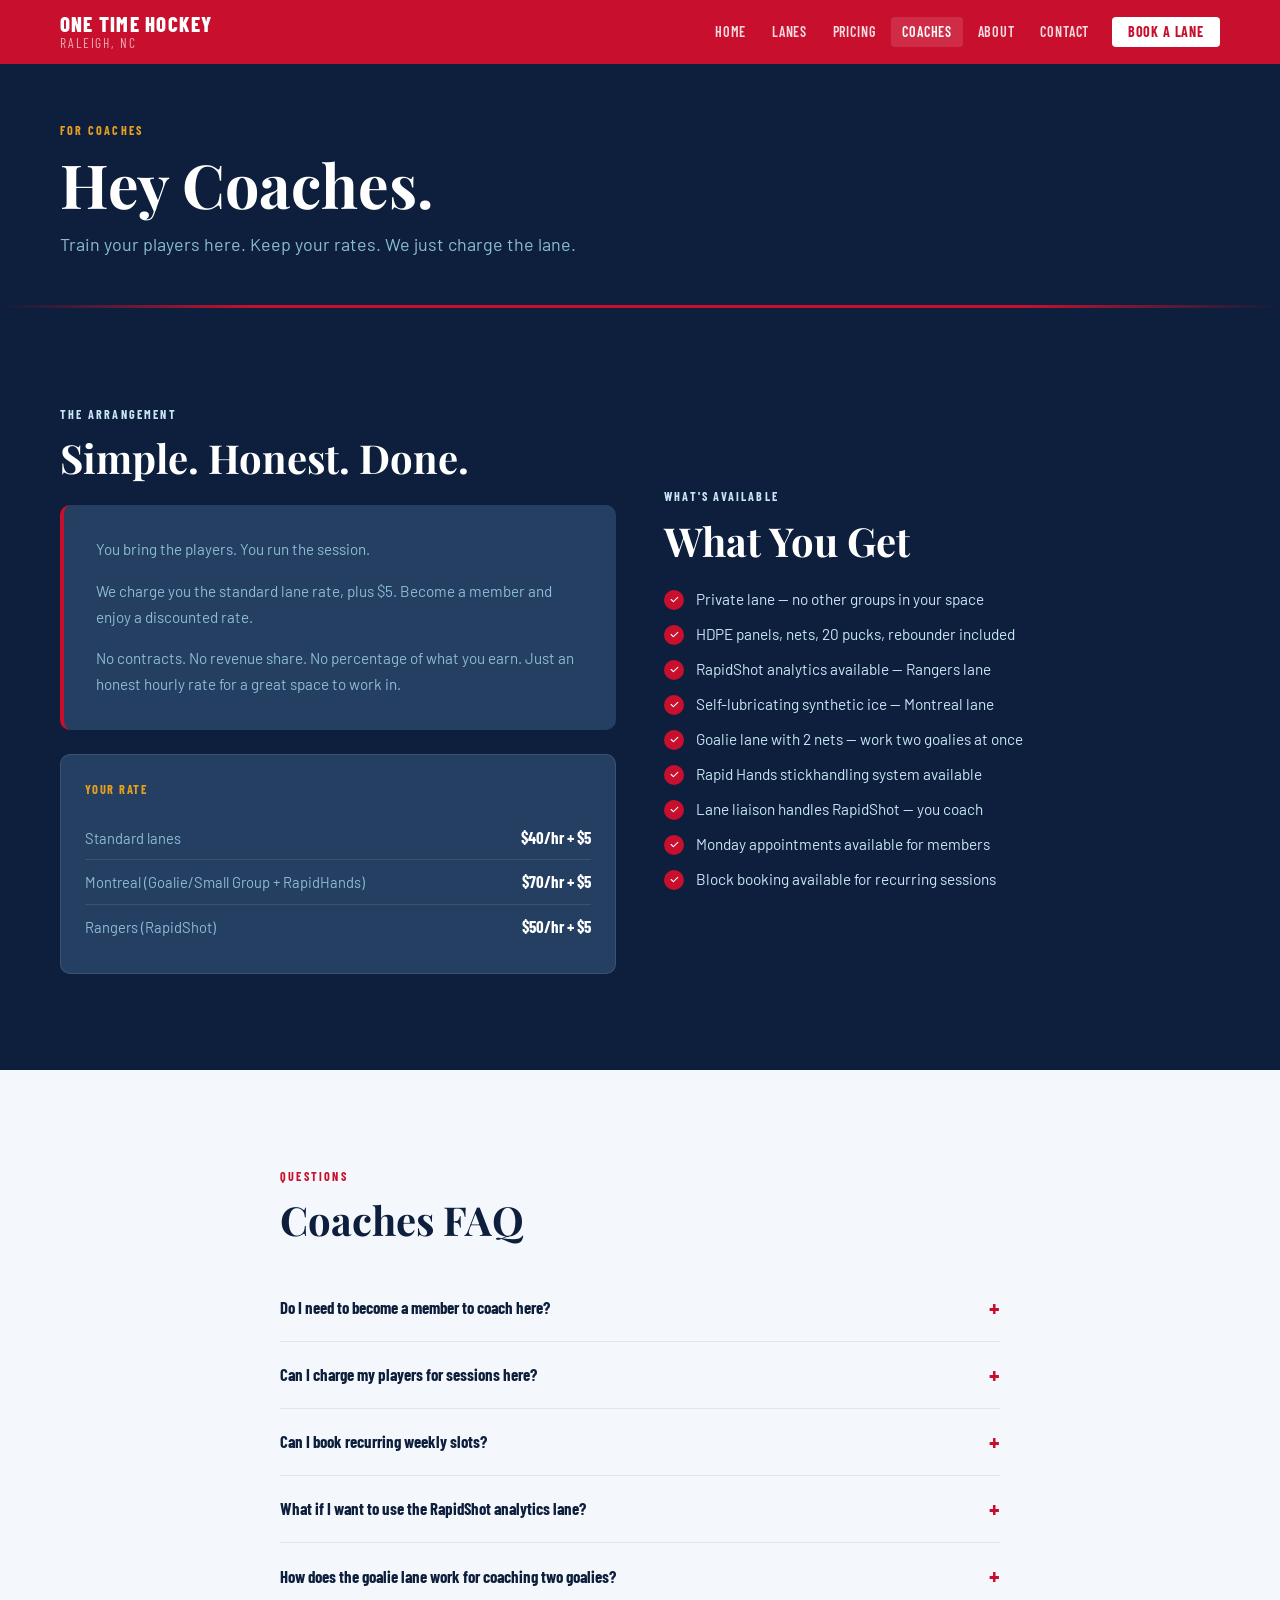
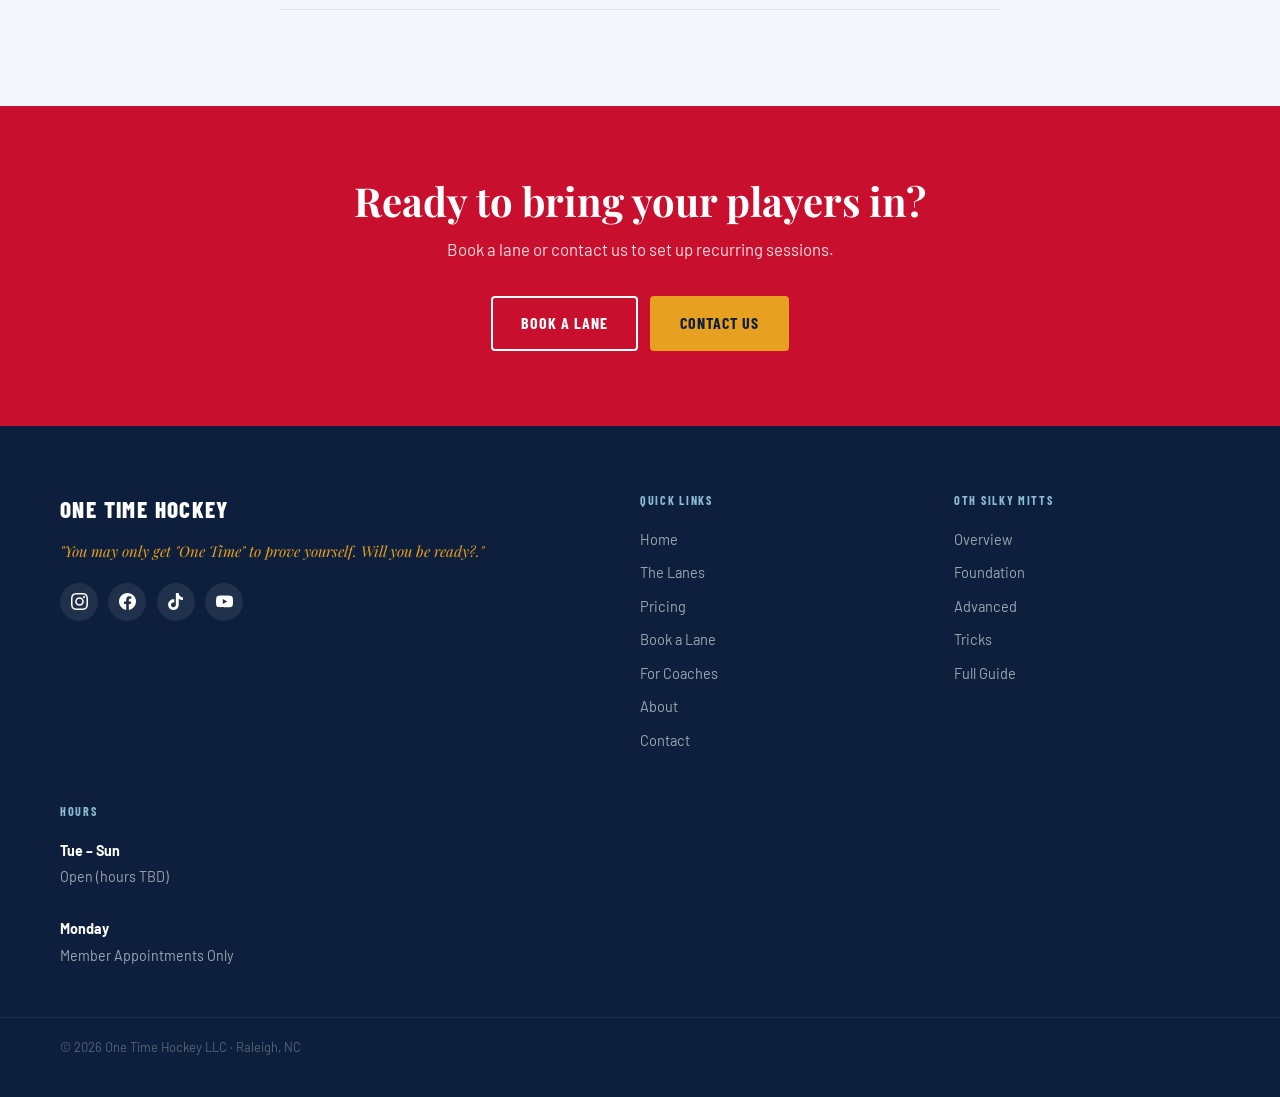
<file: coaches.html>
<!DOCTYPE html>
<html lang="en">
<head>
<meta charset="UTF-8">
<meta name="viewport" content="width=device-width, initial-scale=1.0">
<title>For Coaches — One Time Hockey | Raleigh, NC</title>
<meta name="description" content="Hockey coaches: bring your players to One Time Hockey in Raleigh, NC. Pay the lane rate plus $5 per additional player. Keep your coaching fees. No contracts, no revenue share.">
<link rel="stylesheet" href="css/style.css">
</head>
<body>

<!-- NAV -->
<nav class="nav"><div class="nav-inner">
  <a href="index.html" class="nav-logo">One Time Hockey<span>Raleigh, NC</span></a>
  <ul class="nav-links">
    <li><a href="index.html">Home</a></li><li><a href="lanes.html">Lanes</a></li>
    <li><a href="pricing.html">Pricing</a></li><li><a href="coaches.html">Coaches</a></li>
    <li><a href="about.html">About</a></li><li><a href="contact.html">Contact</a></li>
    <li><a href="book.html" class="nav-cta">Book a Lane</a></li>
  </ul>
  <button class="burger" aria-label="Open menu"><span></span><span></span><span></span></button>
</div></nav>
<div class="nav-overlay"><button class="nav-close">✕</button>
  <a href="index.html">Home</a><a href="lanes.html">Lanes</a><a href="pricing.html">Pricing</a>
  <a href="coaches.html">Coaches</a><a href="about.html">About</a><a href="contact.html">Contact</a>
  <a href="book.html" class="mob-cta">Book a Lane</a>
</div>

<!-- HERO -->
<header class="pg-hero bg-navy">
  <div class="wrap">
    <span class="sec-label sec-label--gold">For Coaches</span>
    <h1 class="d-lg" style="color:var(--white)">Hey Coaches.</h1>
    <p style="color:var(--ice-dim);margin-top:.75rem;font-size:1.12rem;max-width:580px">Train your players here. Keep your rates. We just charge the lane.</p>
  </div>
</header>

<!-- THE DEAL -->
<section class="sec bg-navy">
  <div class="wrap two-col">
    <div>
      <span class="sec-label sec-label--lt">The Arrangement</span>
      <h2 class="d-md" style="color:var(--white);margin-bottom:1.5rem">Simple. Honest. Done.</h2>

      <div class="coaches-deal">
        <p>You bring the players. You run the session.</p>
        <p style="margin-top:1rem">We charge you the standard lane rate, plus $5. Become a member and enjoy a discounted rate.</p>
        <p style="margin-top:1rem">No contracts. No revenue share. No percentage of what you earn. Just an honest hourly rate for a great space to work in.</p>
      </div>

      <!-- Rate reminder -->
      <div style="background:var(--navy-lt);border-radius:10px;padding:1.5rem;margin-top:1.5rem;border:1px solid var(--border-d)">
        <div style="font-family:var(--fc);font-weight:700;font-size:.78rem;letter-spacing:.12em;text-transform:uppercase;color:var(--gold);margin-bottom:1rem">Your Rate</div>
        <div class="price-row" style="border-color:var(--border-d)"><span class="price-lbl" style="color:var(--ice-dim)">Standard lanes</span><span class="price-val" style="color:var(--white)">$40/hr + $5</span></div>
        <div class="price-row" style="border-color:var(--border-d)"><span class="price-lbl" style="color:var(--ice-dim)">Montreal (Goalie/Small Group + RapidHands)</span><span class="price-val" style="color:var(--white)">$70/hr + $5</span></div>
        <div class="price-row" style="border-color:var(--border-d);border-bottom:none"><span class="price-lbl" style="color:var(--ice-dim)">Rangers (RapidShot)</span><span class="price-val" style="color:var(--white)">$50/hr + $5</span></div>
      </div>
    </div>

    <div>
      <span class="sec-label sec-label--lt">What's Available</span>
      <h2 class="d-md" style="color:var(--white);margin-bottom:1.5rem">What You Get</h2>
      <ul class="check-list">
        <li class="check-item"><div class="check-icon"><svg viewBox="0 0 20 20"><path fill-rule="evenodd" d="M16.707 5.293a1 1 0 010 1.414l-8 8a1 1 0 01-1.414 0l-4-4a1 1 0 011.414-1.414L8 12.586l7.293-7.293a1 1 0 011.414 0z"/></svg></div>Private lane — no other groups in your space</li>
        <li class="check-item"><div class="check-icon"><svg viewBox="0 0 20 20"><path fill-rule="evenodd" d="M16.707 5.293a1 1 0 010 1.414l-8 8a1 1 0 01-1.414 0l-4-4a1 1 0 011.414-1.414L8 12.586l7.293-7.293a1 1 0 011.414 0z"/></svg></div>HDPE panels, nets, 20 pucks, rebounder included</li>
        <li class="check-item"><div class="check-icon"><svg viewBox="0 0 20 20"><path fill-rule="evenodd" d="M16.707 5.293a1 1 0 010 1.414l-8 8a1 1 0 01-1.414 0l-4-4a1 1 0 011.414-1.414L8 12.586l7.293-7.293a1 1 0 011.414 0z"/></svg></div>RapidShot analytics available — Rangers lane</li>
        <li class="check-item"><div class="check-icon"><svg viewBox="0 0 20 20"><path fill-rule="evenodd" d="M16.707 5.293a1 1 0 010 1.414l-8 8a1 1 0 01-1.414 0l-4-4a1 1 0 011.414-1.414L8 12.586l7.293-7.293a1 1 0 011.414 0z"/></svg></div>Self-lubricating synthetic ice — Montreal lane</li>
        <li class="check-item"><div class="check-icon"><svg viewBox="0 0 20 20"><path fill-rule="evenodd" d="M16.707 5.293a1 1 0 010 1.414l-8 8a1 1 0 01-1.414 0l-4-4a1 1 0 011.414-1.414L8 12.586l7.293-7.293a1 1 0 011.414 0z"/></svg></div>Goalie lane with 2 nets — work two goalies at once</li>
        <li class="check-item"><div class="check-icon"><svg viewBox="0 0 20 20"><path fill-rule="evenodd" d="M16.707 5.293a1 1 0 010 1.414l-8 8a1 1 0 01-1.414 0l-4-4a1 1 0 011.414-1.414L8 12.586l7.293-7.293a1 1 0 011.414 0z"/></svg></div>Rapid Hands stickhandling system available</li>
        <li class="check-item"><div class="check-icon"><svg viewBox="0 0 20 20"><path fill-rule="evenodd" d="M16.707 5.293a1 1 0 010 1.414l-8 8a1 1 0 01-1.414 0l-4-4a1 1 0 011.414-1.414L8 12.586l7.293-7.293a1 1 0 011.414 0z"/></svg></div>Lane liaison handles RapidShot — you coach</li>
        <li class="check-item"><div class="check-icon"><svg viewBox="0 0 20 20"><path fill-rule="evenodd" d="M16.707 5.293a1 1 0 010 1.414l-8 8a1 1 0 01-1.414 0l-4-4a1 1 0 011.414-1.414L8 12.586l7.293-7.293a1 1 0 011.414 0z"/></svg></div>Monday appointments available for members</li>
        <li class="check-item"><div class="check-icon"><svg viewBox="0 0 20 20"><path fill-rule="evenodd" d="M16.707 5.293a1 1 0 010 1.414l-8 8a1 1 0 01-1.414 0l-4-4a1 1 0 011.414-1.414L8 12.586l7.293-7.293a1 1 0 011.414 0z"/></svg></div>Block booking available for recurring sessions</li>
      </ul>
    </div>
  </div>
</section>

<!-- FAQ -->
<section class="sec bg-off">
  <div class="wrap" style="max-width:760px">
    <span class="sec-label">Questions</span>
    <h2 class="d-md" style="color:var(--navy);margin-bottom:2rem">Coaches FAQ</h2>
    <div class="faq-list">
      <div class="faq-item"><button class="faq-q">Do I need to become a member to coach here?<span class="faq-icon">+</span></button><div class="faq-a">No. Book like any other customer — just show up or reserve online. If you're training players regularly, the monthly membership gets you Monday appointment access and a discounted hourly rate.</div></div>
      <div class="faq-item"><button class="faq-q">Can I charge my players for sessions here?<span class="faq-icon">+</span></button><div class="faq-a">Completely up to you. We don't know or care what you charge your athletes — that's your business. We charge you the lane rate and that's the end of it. No revenue share, no commission, no hidden fees.</div></div>
      <div class="faq-item"><button class="faq-q">Can I book recurring weekly slots?<span class="faq-icon">+</span></button><div class="faq-a">Yes. Contact us and we'll set up a recurring booking that works for your schedule. Consistency is good for your players and it's good for us.</div></div>
      <div class="faq-item"><button class="faq-q">What if I want to use the RapidShot analytics lane?<span class="faq-icon">+</span></button><div class="faq-a">The Rangers lane requires a staff lane liaison for all sessions — we manage the RapidShot system, you run the coaching. Pricing: $15/15-min · $30/30-min · $50/hr, plus $5. Your players each get their own data profile.</div></div>
      <div class="faq-item"><button class="faq-q">How does the goalie lane work for coaching two goalies?<span class="faq-icon">+</span></button><div class="faq-a">The Montreal lane has two regulation nets on synthetic ice. You can set up both nets and work both goalies simultaneously. Rate: $75/hr for a 2-goalie session.</div></div>
    </div>
  </div>
</section>

<!-- CTA -->
<section class="bg-red" style="padding:4.5rem 0;text-align:center">
  <div class="wrap">
    <h2 class="d-md" style="color:var(--white);margin-bottom:.75rem">Ready to bring your players in?</h2>
    <p style="color:rgba(255,255,255,.85);margin-bottom:2rem;font-size:1.05rem">Book a lane or contact us to set up recurring sessions.</p>
    <div class="btn-row" style="justify-content:center">
      <a href="book.html" class="btn btn-outline">Book a Lane</a>
      <a href="contact.html" class="btn btn-gold">Contact Us</a>
    </div>
  </div>
</section>

<!-- FOOTER -->
<footer class="footer">
  <div class="wrap">
    <div class="foot-grid">
      <div>
        <div class="foot-logo">One Time Hockey</div>
        <p class="foot-tagline">"You may only get "One Time" to prove yourself. Will you be ready?."</p>
        <div class="social-row">
          <a href="#" class="soc-link" aria-label="Instagram"><svg viewBox="0 0 24 24"><path d="M12 2.163c3.204 0 3.584.012 4.85.07 3.252.148 4.771 1.691 4.919 4.919.058 1.265.069 1.645.069 4.849 0 3.205-.012 3.584-.069 4.849-.149 3.225-1.664 4.771-4.919 4.919-1.266.058-1.644.07-4.85.07-3.204 0-3.584-.012-4.849-.07-3.26-.149-4.771-1.699-4.919-4.92-.058-1.265-.07-1.644-.07-4.849 0-3.204.013-3.583.07-4.849.149-3.227 1.664-4.771 4.919-4.919 1.266-.057 1.645-.069 4.849-.069zm0-2.163c-3.259 0-3.667.014-4.947.072-4.358.2-6.78 2.618-6.98 6.98-.059 1.281-.073 1.689-.073 4.948 0 3.259.014 3.668.072 4.948.2 4.358 2.618 6.78 6.98 6.98 1.281.058 1.689.072 4.948.072 3.259 0 3.668-.014 4.948-.072 4.354-.2 6.782-2.618 6.979-6.98.059-1.28.073-1.689.073-4.948 0-3.259-.014-3.667-.072-4.947-.196-4.354-2.617-6.78-6.979-6.98-1.281-.059-1.69-.073-4.949-.073zm0 5.838c-3.403 0-6.162 2.759-6.162 6.162s2.759 6.163 6.162 6.163 6.162-2.759 6.162-6.163c0-3.403-2.759-6.162-6.162-6.162zm0 10.162c-2.209 0-4-1.79-4-4 0-2.209 1.791-4 4-4s4 1.791 4 4c0 2.21-1.791 4-4 4zm6.406-11.845c-.796 0-1.441.645-1.441 1.44s.645 1.44 1.441 1.44c.795 0 1.439-.645 1.439-1.44s-.644-1.44-1.439-1.44z"/></svg></a>
          <a href="#" class="soc-link" aria-label="Facebook"><svg viewBox="0 0 24 24"><path d="M24 12.073c0-6.627-5.373-12-12-12s-12 5.373-12 12c0 5.99 4.388 10.954 10.125 11.854v-8.385H7.078v-3.47h3.047V9.43c0-3.007 1.792-4.669 4.533-4.669 1.312 0 2.686.235 2.686.235v2.953H15.83c-1.491 0-1.956.925-1.956 1.874v2.25h3.328l-.532 3.47h-2.796v8.385C19.612 23.027 24 18.062 24 12.073z"/></svg></a>
          <a href="#" class="soc-link" aria-label="TikTok"><svg viewBox="0 0 24 24"><path d="M12.525.02c1.31-.02 2.61-.01 3.91-.02.08 1.53.63 3.09 1.75 4.17 1.12 1.11 2.7 1.62 4.24 1.79v4.03c-1.44-.05-2.89-.35-4.2-.97-.57-.26-1.1-.59-1.62-.93-.01 2.92.01 5.84-.02 8.75-.08 1.4-.54 2.79-1.35 3.94-1.31 1.92-3.58 3.17-5.91 3.21-1.43.08-2.86-.31-4.08-1.03-2.02-1.19-3.44-3.37-3.65-5.71-.02-.5-.03-1-.01-1.49.18-1.9 1.12-3.72 2.58-4.96 1.66-1.44 3.98-2.13 6.15-1.72.02 1.48-.04 2.96-.04 4.44-.99-.32-2.15-.23-3.02.37-.63.41-1.11 1.04-1.36 1.75-.21.51-.15 1.07-.14 1.61.24 1.64 1.82 3.02 3.5 2.87 1.12-.01 2.19-.66 2.77-1.61.19-.33.4-.67.41-1.06.1-1.79.06-3.57.07-5.36.01-4.03-.01-8.05.02-12.07z"/></svg></a>
          <a href="#" class="soc-link" aria-label="YouTube"><svg viewBox="0 0 24 24"><path d="M23.495 6.205a3.007 3.007 0 0 0-2.088-2.088c-1.87-.501-9.396-.501-9.396-.501s-7.507-.01-9.396.501A3.007 3.007 0 0 0 .527 6.205a31.247 31.247 0 0 0-.522 5.805 31.247 31.247 0 0 0 .522 5.783 3.007 3.007 0 0 0 2.088 2.088c1.868.502 9.396.502 9.396.502s7.506 0 9.396-.502a3.007 3.007 0 0 0 2.088-2.088 31.247 31.247 0 0 0 .5-5.783 31.247 31.247 0 0 0-.5-5.805zM9.609 15.601V8.408l6.264 3.602z"/></svg></a>
        </div>
      </div>
      <div><div class="foot-hdg">Quick Links</div><ul class="foot-links"><li><a href="index.html">Home</a></li><li><a href="lanes.html">The Lanes</a></li><li><a href="pricing.html">Pricing</a></li><li><a href="book.html">Book a Lane</a></li><li><a href="coaches.html">For Coaches</a></li><li><a href="about.html">About</a></li><li><a href="contact.html">Contact</a></li></ul></div>
      <div><div class="foot-hdg">OTH Silky Mitts</div><ul class="foot-links"><li><a href="./oth_stickhandling/index.html">Overview</a></li><li><a href="./oth_stickhandling/foundation.html">Foundation</a></li><li><a href="./oth_stickhandling/advanced.html">Advanced</a></li><li><a href="./oth_stickhandling/tricks.html">Tricks</a></li><li><a href="./oth_stickhandling/guide.html">Full Guide</a></li>
  </ul></div>
      <div><div class="foot-hdg">Hours</div><div class="foot-hours"><strong>Tue – Sun</strong><br>Open (hours TBD)<br><br><strong>Monday</strong><br>Member Appointments Only</div></div>
    </div>
  </div>
  <div class="foot-bar"><div class="wrap" style="display:flex;justify-content:space-between;width:100%;padding-bottom:1.2rem;flex-wrap:wrap;gap:.5rem"><span>© 2026 One Time Hockey LLC · Raleigh, NC</span></div></div>
</footer>
<script src="js/main.js"></script>
</body>
</html>
</file>
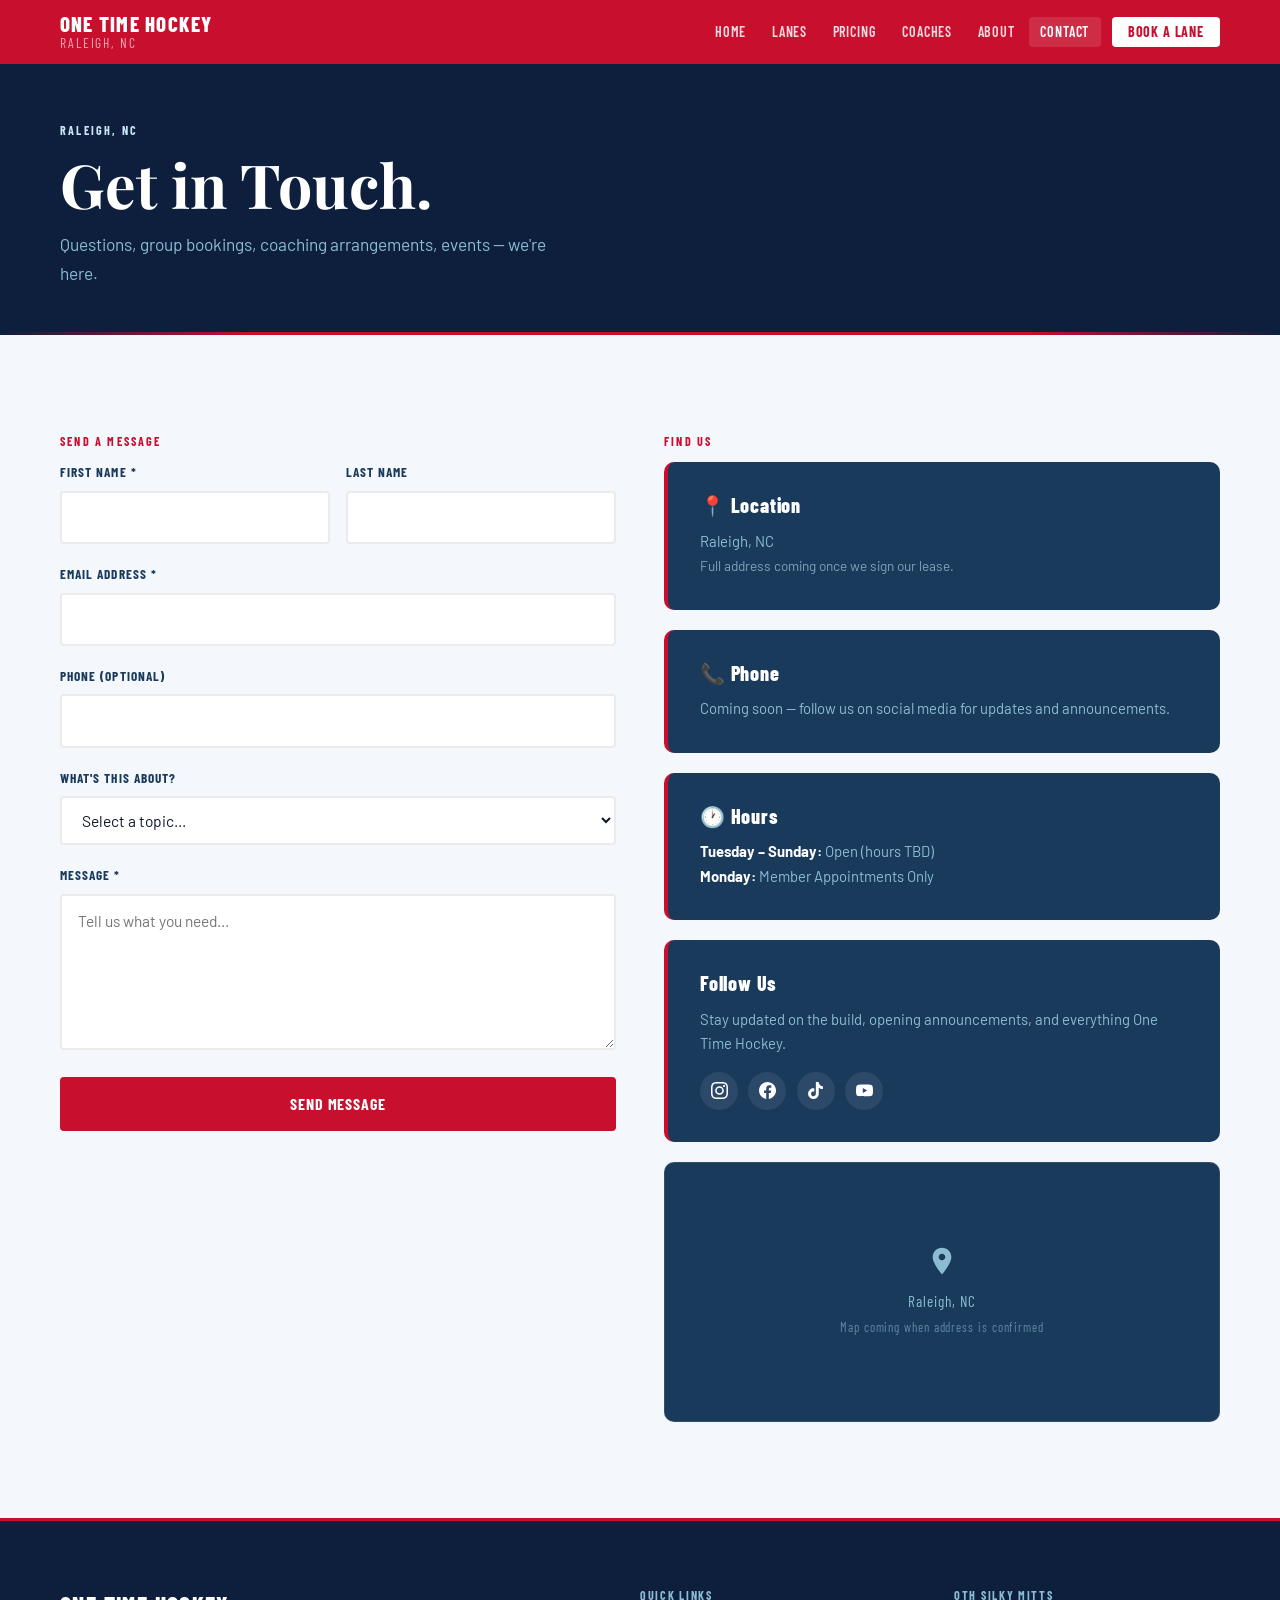
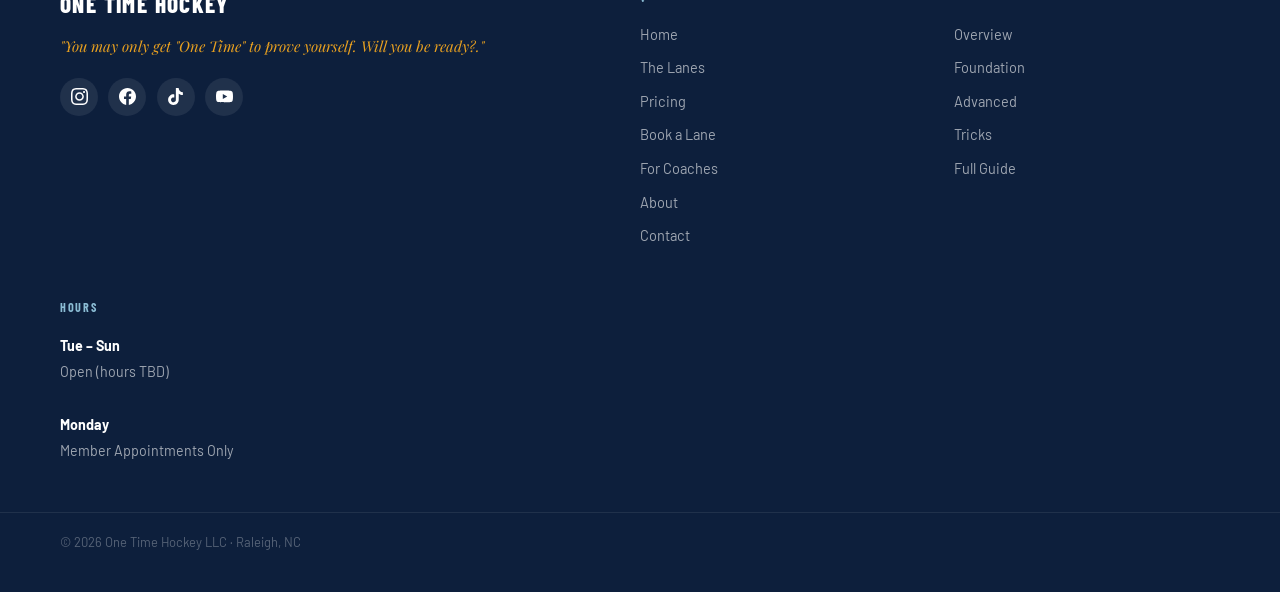
<file: contact.html>
<!DOCTYPE html>
<html lang="en">
<head>
<meta charset="UTF-8">
<meta name="viewport" content="width=device-width, initial-scale=1.0">
<title>Contact — One Time Hockey | Raleigh, NC</title>
<meta name="description" content="Get in touch with One Time Hockey in Raleigh, NC. Questions, group bookings, coaching arrangements, events and parties.">
<link rel="stylesheet" href="css/style.css">
</head>
<body>

<!-- NAV -->
<nav class="nav"><div class="nav-inner">
  <a href="index.html" class="nav-logo">One Time Hockey<span>Raleigh, NC</span></a>
  <ul class="nav-links">
    <li><a href="index.html">Home</a></li><li><a href="lanes.html">Lanes</a></li>
    <li><a href="pricing.html">Pricing</a></li><li><a href="coaches.html">Coaches</a></li>
    <li><a href="about.html">About</a></li><li><a href="contact.html">Contact</a></li>
    <li><a href="book.html" class="nav-cta">Book a Lane</a></li>
  </ul>
  <button class="burger" aria-label="Open menu"><span></span><span></span><span></span></button>
</div></nav>
<div class="nav-overlay"><button class="nav-close">✕</button>
  <a href="index.html">Home</a><a href="lanes.html">Lanes</a><a href="pricing.html">Pricing</a>
  <a href="coaches.html">Coaches</a><a href="about.html">About</a><a href="contact.html">Contact</a>
  <a href="book.html" class="mob-cta">Book a Lane</a>
</div>

<!-- HERO -->
<header class="pg-hero bg-navy">
  <div class="wrap">
    <span class="sec-label sec-label--lt">Raleigh, NC</span>
    <h1 class="d-lg" style="color:var(--white)">Get in Touch.</h1>
    <p style="color:var(--ice-dim);margin-top:.75rem;font-size:1.08rem;max-width:500px">Questions, group bookings, coaching arrangements, events — we're here.</p>
  </div>
</header>

<!-- CONTACT -->
<section class="sec bg-off">
  <div class="wrap two-col" style="align-items:start">

    <!-- Form -->
    <div>
      <span class="sec-label">Send a Message</span>

      <!-- FORMSPREE SETUP:
        1. Go to https://formspree.io and create a free account
        2. Create a new form and copy your form endpoint URL
        3. Replace "YOUR_FORMSPREE_ENDPOINT" in the action below
           with your actual endpoint, e.g.:
           action="https://formspree.io/f/xabcdefg"
        4. Free tier: 50 submissions/month — upgrade if needed
        5. Formspree will email submissions to your account email
      -->
      <form
        class="contact-form"
        action="https://formspree.io/f/YOUR_FORMSPREE_ENDPOINT"
        method="POST"
        novalidate
      >
        <div style="display:grid;grid-template-columns:1fr 1fr;gap:1rem">
          <div class="form-group">
            <label class="form-label" for="fname">First Name *</label>
            <input class="form-input" type="text" id="fname" name="first_name" required autocomplete="given-name">
          </div>
          <div class="form-group">
            <label class="form-label" for="lname">Last Name</label>
            <input class="form-input" type="text" id="lname" name="last_name" autocomplete="family-name">
          </div>
        </div>
        <div class="form-group">
          <label class="form-label" for="email">Email Address *</label>
          <input class="form-input" type="email" id="email" name="email" required autocomplete="email">
        </div>
        <div class="form-group">
          <label class="form-label" for="phone">Phone (optional)</label>
          <input class="form-input" type="tel" id="phone" name="phone" autocomplete="tel">
        </div>
        <div class="form-group">
          <label class="form-label" for="subject">What's this about?</label>
          <select class="form-select" id="subject" name="subject">
            <option value="">Select a topic…</option>
            <option value="general">General Question</option>
            <option value="booking">Lane Booking</option>
            <option value="group">Group Booking</option>
            <option value="coaching">Coaching Inquiry</option>
            <option value="events">Events &amp; Parties</option>
            <option value="membership">Membership</option>
            <option value="other">Other</option>
          </select>
        </div>
        <div class="form-group">
          <label class="form-label" for="message">Message *</label>
          <textarea class="form-textarea" id="message" name="message" required rows="5" placeholder="Tell us what you need…"></textarea>
        </div>
        <button type="submit" class="btn btn-red btn-full">Send Message</button>
      </form>
    </div>

    <!-- Info -->
    <div>
      <span class="sec-label">Find Us</span>
      <div style="display:flex;flex-direction:column;gap:1.25rem">

        <div class="info-card">
          <h3>📍 Location</h3>
          <!-- TODO: Add full address when lease is signed -->
          <p>Raleigh, NC<br><span style="font-size:.85rem;color:rgba(200,230,245,.6)">Full address coming once we sign our lease.</span></p>
        </div>

        <div class="info-card">
          <h3>📞 Phone</h3>
          <!-- TODO: Add phone number -->
          <p>Coming soon — follow us on social media for updates and announcements.</p>
        </div>

        <div class="info-card">
          <h3>🕐 Hours</h3>
          <!-- TODO: Update hours when confirmed -->
          <p><strong style="color:var(--white)">Tuesday – Sunday:</strong> Open (hours TBD)<br>
          <strong style="color:var(--white)">Monday:</strong> Member Appointments Only</p>
        </div>

        <!-- Social -->
        <div class="info-card">
          <h3>Follow Us</h3>
          <p style="margin-bottom:1rem">Stay updated on the build, opening announcements, and everything One Time Hockey.</p>
          <!-- TODO: Replace each # with your actual social media profile URL -->
          <div class="social-row">
            <a href="#" class="soc-link" aria-label="Instagram" title="Instagram">
              <svg viewBox="0 0 24 24"><path d="M12 2.163c3.204 0 3.584.012 4.85.07 3.252.148 4.771 1.691 4.919 4.919.058 1.265.069 1.645.069 4.849 0 3.205-.012 3.584-.069 4.849-.149 3.225-1.664 4.771-4.919 4.919-1.266.058-1.644.07-4.85.07-3.204 0-3.584-.012-4.849-.07-3.26-.149-4.771-1.699-4.919-4.92-.058-1.265-.07-1.644-.07-4.849 0-3.204.013-3.583.07-4.849.149-3.227 1.664-4.771 4.919-4.919 1.266-.057 1.645-.069 4.849-.069zm0-2.163c-3.259 0-3.667.014-4.947.072-4.358.2-6.78 2.618-6.98 6.98-.059 1.281-.073 1.689-.073 4.948 0 3.259.014 3.668.072 4.948.2 4.358 2.618 6.78 6.98 6.98 1.281.058 1.689.072 4.948.072 3.259 0 3.668-.014 4.948-.072 4.354-.2 6.782-2.618 6.979-6.98.059-1.28.073-1.689.073-4.948 0-3.259-.014-3.667-.072-4.947-.196-4.354-2.617-6.78-6.979-6.98-1.281-.059-1.69-.073-4.949-.073zm0 5.838c-3.403 0-6.162 2.759-6.162 6.162s2.759 6.163 6.162 6.163 6.162-2.759 6.162-6.163c0-3.403-2.759-6.162-6.162-6.162zm0 10.162c-2.209 0-4-1.79-4-4 0-2.209 1.791-4 4-4s4 1.791 4 4c0 2.21-1.791 4-4 4zm6.406-11.845c-.796 0-1.441.645-1.441 1.44s.645 1.44 1.441 1.44c.795 0 1.439-.645 1.439-1.44s-.644-1.44-1.439-1.44z"/></svg>
            </a>
            <a href="#" class="soc-link" aria-label="Facebook" title="Facebook">
              <svg viewBox="0 0 24 24"><path d="M24 12.073c0-6.627-5.373-12-12-12s-12 5.373-12 12c0 5.99 4.388 10.954 10.125 11.854v-8.385H7.078v-3.47h3.047V9.43c0-3.007 1.792-4.669 4.533-4.669 1.312 0 2.686.235 2.686.235v2.953H15.83c-1.491 0-1.956.925-1.956 1.874v2.25h3.328l-.532 3.47h-2.796v8.385C19.612 23.027 24 18.062 24 12.073z"/></svg>
            </a>
            <a href="#" class="soc-link" aria-label="TikTok" title="TikTok">
              <svg viewBox="0 0 24 24"><path d="M12.525.02c1.31-.02 2.61-.01 3.91-.02.08 1.53.63 3.09 1.75 4.17 1.12 1.11 2.7 1.62 4.24 1.79v4.03c-1.44-.05-2.89-.35-4.2-.97-.57-.26-1.1-.59-1.62-.93-.01 2.92.01 5.84-.02 8.75-.08 1.4-.54 2.79-1.35 3.94-1.31 1.92-3.58 3.17-5.91 3.21-1.43.08-2.86-.31-4.08-1.03-2.02-1.19-3.44-3.37-3.65-5.71-.02-.5-.03-1-.01-1.49.18-1.9 1.12-3.72 2.58-4.96 1.66-1.44 3.98-2.13 6.15-1.72.02 1.48-.04 2.96-.04 4.44-.99-.32-2.15-.23-3.02.37-.63.41-1.11 1.04-1.36 1.75-.21.51-.15 1.07-.14 1.61.24 1.64 1.82 3.02 3.5 2.87 1.12-.01 2.19-.66 2.77-1.61.19-.33.4-.67.41-1.06.1-1.79.06-3.57.07-5.36.01-4.03-.01-8.05.02-12.07z"/></svg>
            </a>
            <a href="#" class="soc-link" aria-label="YouTube" title="YouTube">
              <svg viewBox="0 0 24 24"><path d="M23.495 6.205a3.007 3.007 0 0 0-2.088-2.088c-1.87-.501-9.396-.501-9.396-.501s-7.507-.01-9.396.501A3.007 3.007 0 0 0 .527 6.205a31.247 31.247 0 0 0-.522 5.805 31.247 31.247 0 0 0 .522 5.783 3.007 3.007 0 0 0 2.088 2.088c1.868.502 9.396.502 9.396.502s7.506 0 9.396-.502a3.007 3.007 0 0 0 2.088-2.088 31.247 31.247 0 0 0 .5-5.783 31.247 31.247 0 0 0-.5-5.805zM9.609 15.601V8.408l6.264 3.602z"/></svg>
            </a>
          </div>
        </div>

        <!-- Map placeholder -->
        <!-- TODO: Replace with Google Maps embed once address is confirmed.
          Go to maps.google.com → search your address → Share → Embed a map
          Paste the <iframe> tag here and delete the .map-ph div. -->
        <div class="map-ph">
          <svg width="32" height="32" viewBox="0 0 24 24" fill="currentColor"><path d="M12 2C8.13 2 5 5.13 5 9c0 5.25 7 13 7 13s7-7.75 7-13c0-3.87-3.13-7-7-7zm0 9.5c-1.38 0-2.5-1.12-2.5-2.5s1.12-2.5 2.5-2.5 2.5 1.12 2.5 2.5-1.12 2.5-2.5 2.5z"/></svg>
          <span>Raleigh, NC<br><small style="opacity:.6">Map coming when address is confirmed</small></span>
        </div>

      </div>
    </div>

  </div>
</section>

<!-- FOOTER -->
<footer class="footer">
  <div class="wrap">
    <div class="foot-grid">
      <div>
        <div class="foot-logo">One Time Hockey</div>
        <p class="foot-tagline">"You may only get "One Time" to prove yourself. Will you be ready?."</p>
        <div class="social-row">
          <a href="#" class="soc-link" aria-label="Instagram"><svg viewBox="0 0 24 24"><path d="M12 2.163c3.204 0 3.584.012 4.85.07 3.252.148 4.771 1.691 4.919 4.919.058 1.265.069 1.645.069 4.849 0 3.205-.012 3.584-.069 4.849-.149 3.225-1.664 4.771-4.919 4.919-1.266.058-1.644.07-4.85.07-3.204 0-3.584-.012-4.849-.07-3.26-.149-4.771-1.699-4.919-4.92-.058-1.265-.07-1.644-.07-4.849 0-3.204.013-3.583.07-4.849.149-3.227 1.664-4.771 4.919-4.919 1.266-.057 1.645-.069 4.849-.069zm0-2.163c-3.259 0-3.667.014-4.947.072-4.358.2-6.78 2.618-6.98 6.98-.059 1.281-.073 1.689-.073 4.948 0 3.259.014 3.668.072 4.948.2 4.358 2.618 6.78 6.98 6.98 1.281.058 1.689.072 4.948.072 3.259 0 3.668-.014 4.948-.072 4.354-.2 6.782-2.618 6.979-6.98.059-1.28.073-1.689.073-4.948 0-3.259-.014-3.667-.072-4.947-.196-4.354-2.617-6.78-6.979-6.98-1.281-.059-1.69-.073-4.949-.073zm0 5.838c-3.403 0-6.162 2.759-6.162 6.162s2.759 6.163 6.162 6.163 6.162-2.759 6.162-6.163c0-3.403-2.759-6.162-6.162-6.162zm0 10.162c-2.209 0-4-1.79-4-4 0-2.209 1.791-4 4-4s4 1.791 4 4c0 2.21-1.791 4-4 4zm6.406-11.845c-.796 0-1.441.645-1.441 1.44s.645 1.44 1.441 1.44c.795 0 1.439-.645 1.439-1.44s-.644-1.44-1.439-1.44z"/></svg></a>
          <a href="#" class="soc-link" aria-label="Facebook"><svg viewBox="0 0 24 24"><path d="M24 12.073c0-6.627-5.373-12-12-12s-12 5.373-12 12c0 5.99 4.388 10.954 10.125 11.854v-8.385H7.078v-3.47h3.047V9.43c0-3.007 1.792-4.669 4.533-4.669 1.312 0 2.686.235 2.686.235v2.953H15.83c-1.491 0-1.956.925-1.956 1.874v2.25h3.328l-.532 3.47h-2.796v8.385C19.612 23.027 24 18.062 24 12.073z"/></svg></a>
          <a href="#" class="soc-link" aria-label="TikTok"><svg viewBox="0 0 24 24"><path d="M12.525.02c1.31-.02 2.61-.01 3.91-.02.08 1.53.63 3.09 1.75 4.17 1.12 1.11 2.7 1.62 4.24 1.79v4.03c-1.44-.05-2.89-.35-4.2-.97-.57-.26-1.1-.59-1.62-.93-.01 2.92.01 5.84-.02 8.75-.08 1.4-.54 2.79-1.35 3.94-1.31 1.92-3.58 3.17-5.91 3.21-1.43.08-2.86-.31-4.08-1.03-2.02-1.19-3.44-3.37-3.65-5.71-.02-.5-.03-1-.01-1.49.18-1.9 1.12-3.72 2.58-4.96 1.66-1.44 3.98-2.13 6.15-1.72.02 1.48-.04 2.96-.04 4.44-.99-.32-2.15-.23-3.02.37-.63.41-1.11 1.04-1.36 1.75-.21.51-.15 1.07-.14 1.61.24 1.64 1.82 3.02 3.5 2.87 1.12-.01 2.19-.66 2.77-1.61.19-.33.4-.67.41-1.06.1-1.79.06-3.57.07-5.36.01-4.03-.01-8.05.02-12.07z"/></svg></a>
          <a href="#" class="soc-link" aria-label="YouTube"><svg viewBox="0 0 24 24"><path d="M23.495 6.205a3.007 3.007 0 0 0-2.088-2.088c-1.87-.501-9.396-.501-9.396-.501s-7.507-.01-9.396.501A3.007 3.007 0 0 0 .527 6.205a31.247 31.247 0 0 0-.522 5.805 31.247 31.247 0 0 0 .522 5.783 3.007 3.007 0 0 0 2.088 2.088c1.868.502 9.396.502 9.396.502s7.506 0 9.396-.502a3.007 3.007 0 0 0 2.088-2.088 31.247 31.247 0 0 0 .5-5.783 31.247 31.247 0 0 0-.5-5.805zM9.609 15.601V8.408l6.264 3.602z"/></svg></a>
        </div>
      </div>
      <div><div class="foot-hdg">Quick Links</div><ul class="foot-links"><li><a href="index.html">Home</a></li><li><a href="lanes.html">The Lanes</a></li><li><a href="pricing.html">Pricing</a></li><li><a href="book.html">Book a Lane</a></li><li><a href="coaches.html">For Coaches</a></li><li><a href="about.html">About</a></li><li><a href="contact.html">Contact</a></li></ul></div>
      <div><div class="foot-hdg">OTH Silky Mitts</div><ul class="foot-links"><li><a href="./oth_stickhandling/index.html">Overview</a></li><li><a href="./oth_stickhandling/foundation.html">Foundation</a></li><li><a href="./oth_stickhandling/advanced.html">Advanced</a></li><li><a href="./oth_stickhandling/tricks.html">Tricks</a></li><li><a href="./oth_stickhandling/guide.html">Full Guide</a></li>
  </ul></div>
      <div><div class="foot-hdg">Hours</div><div class="foot-hours"><strong>Tue – Sun</strong><br>Open (hours TBD)<br><br><strong>Monday</strong><br>Member Appointments Only</div></div>
    </div>
  </div>
  <div class="foot-bar"><div class="wrap" style="display:flex;justify-content:space-between;width:100%;padding-bottom:1.2rem;flex-wrap:wrap;gap:.5rem"><span>© 2026 One Time Hockey LLC · Raleigh, NC</span></div></div>
</footer>
<script src="js/main.js"></script>
</body>
</html>
</file>
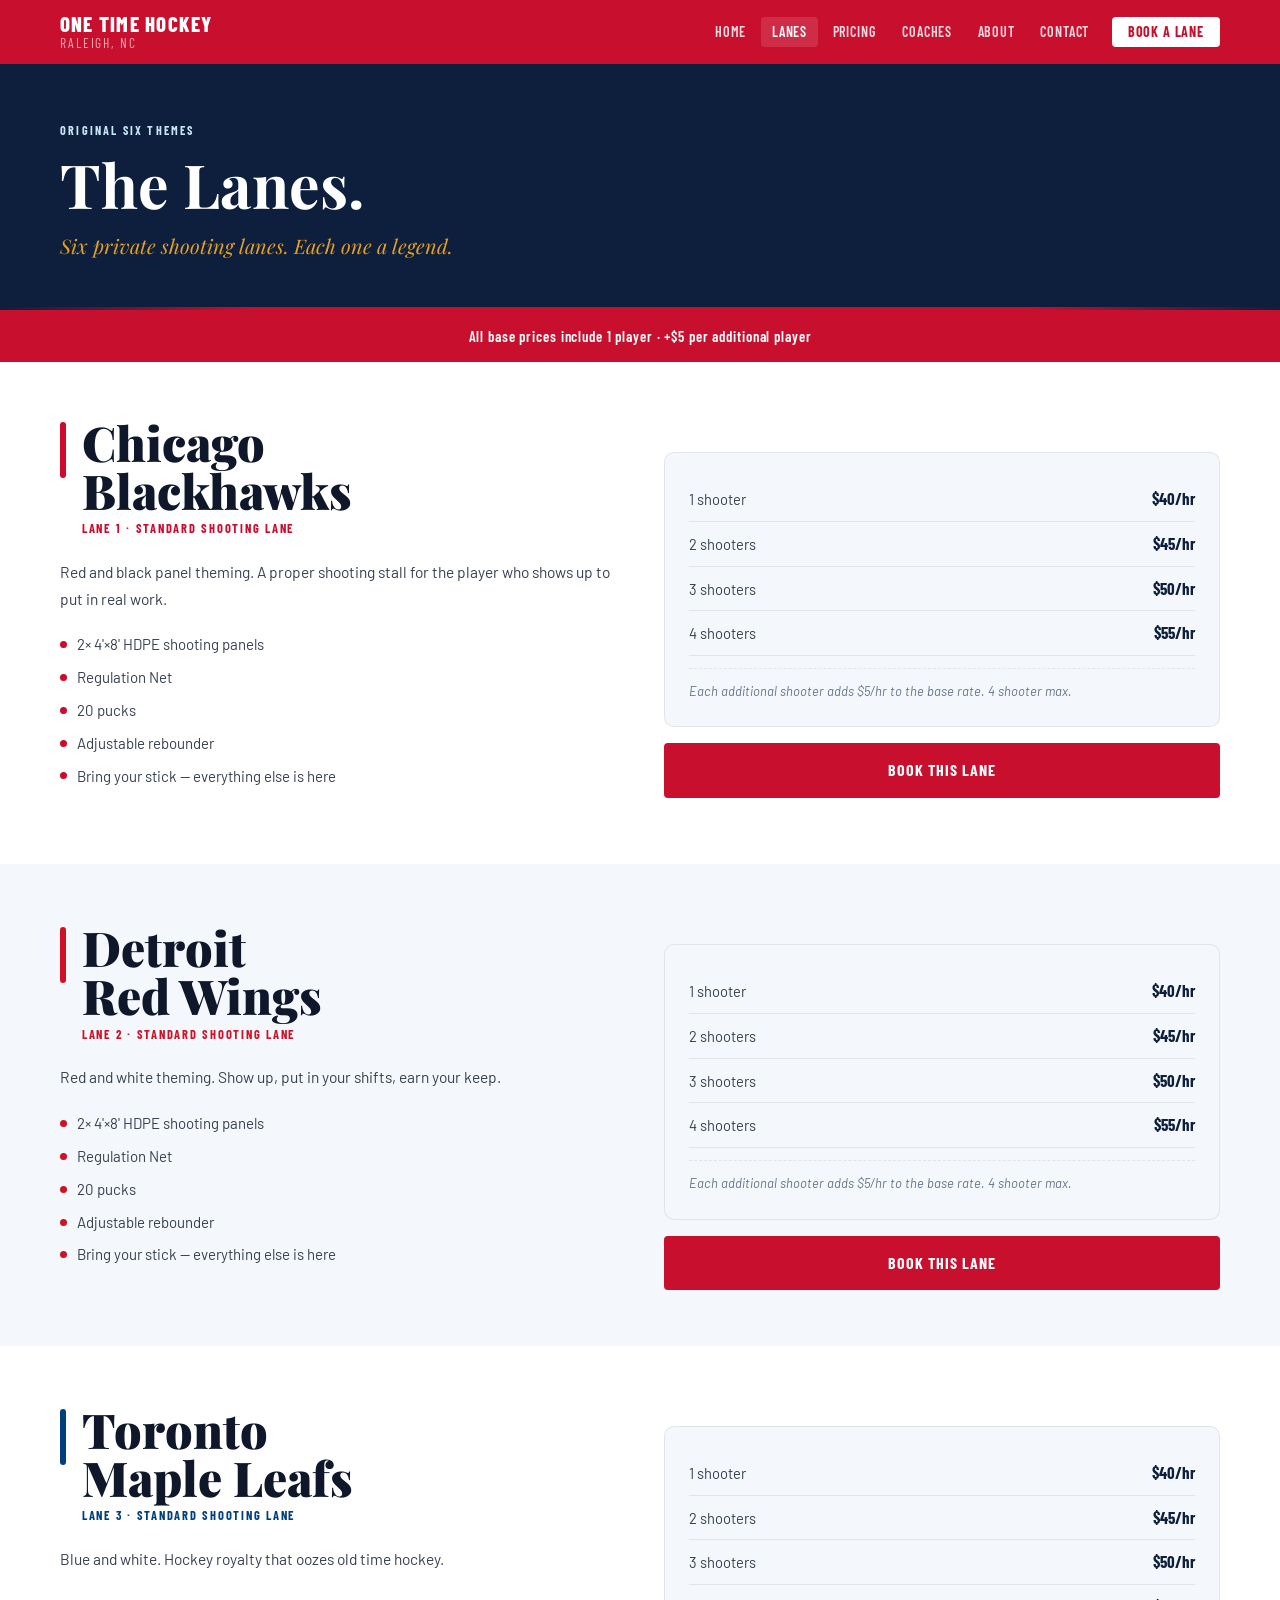
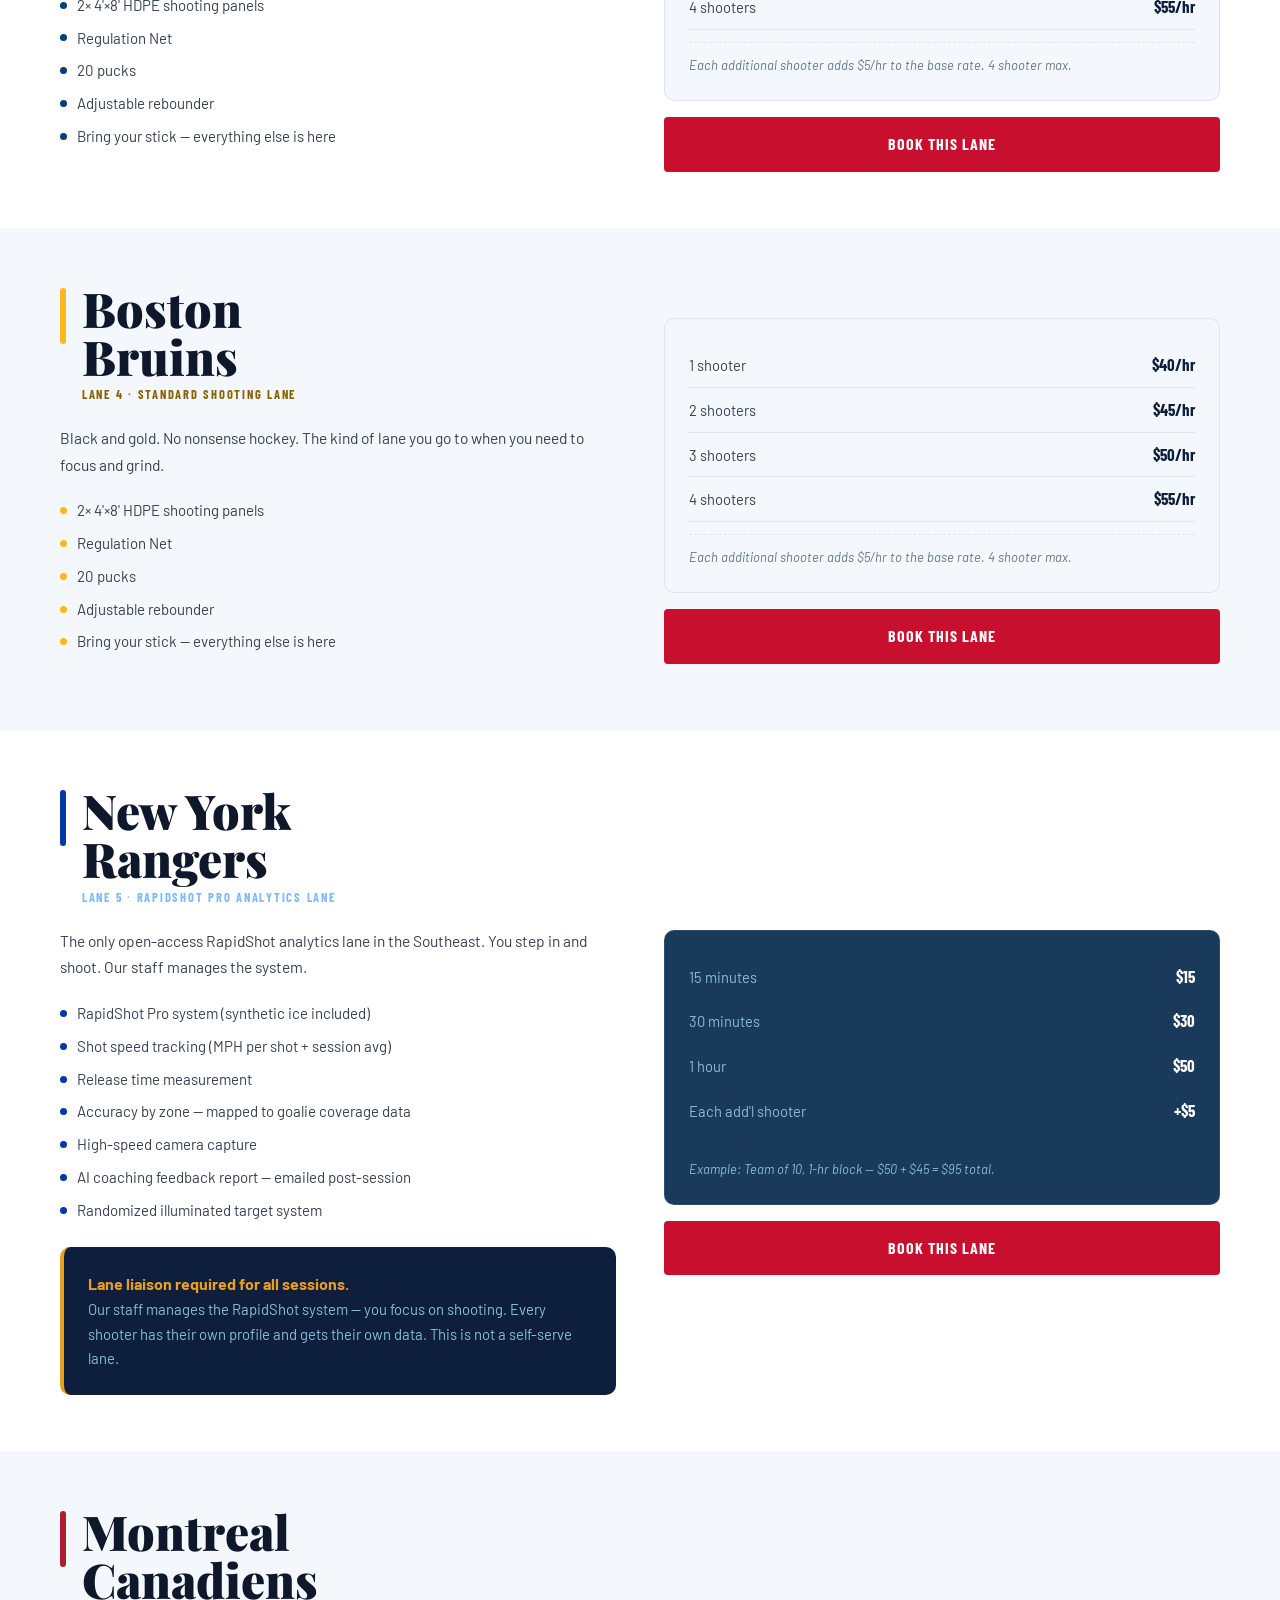
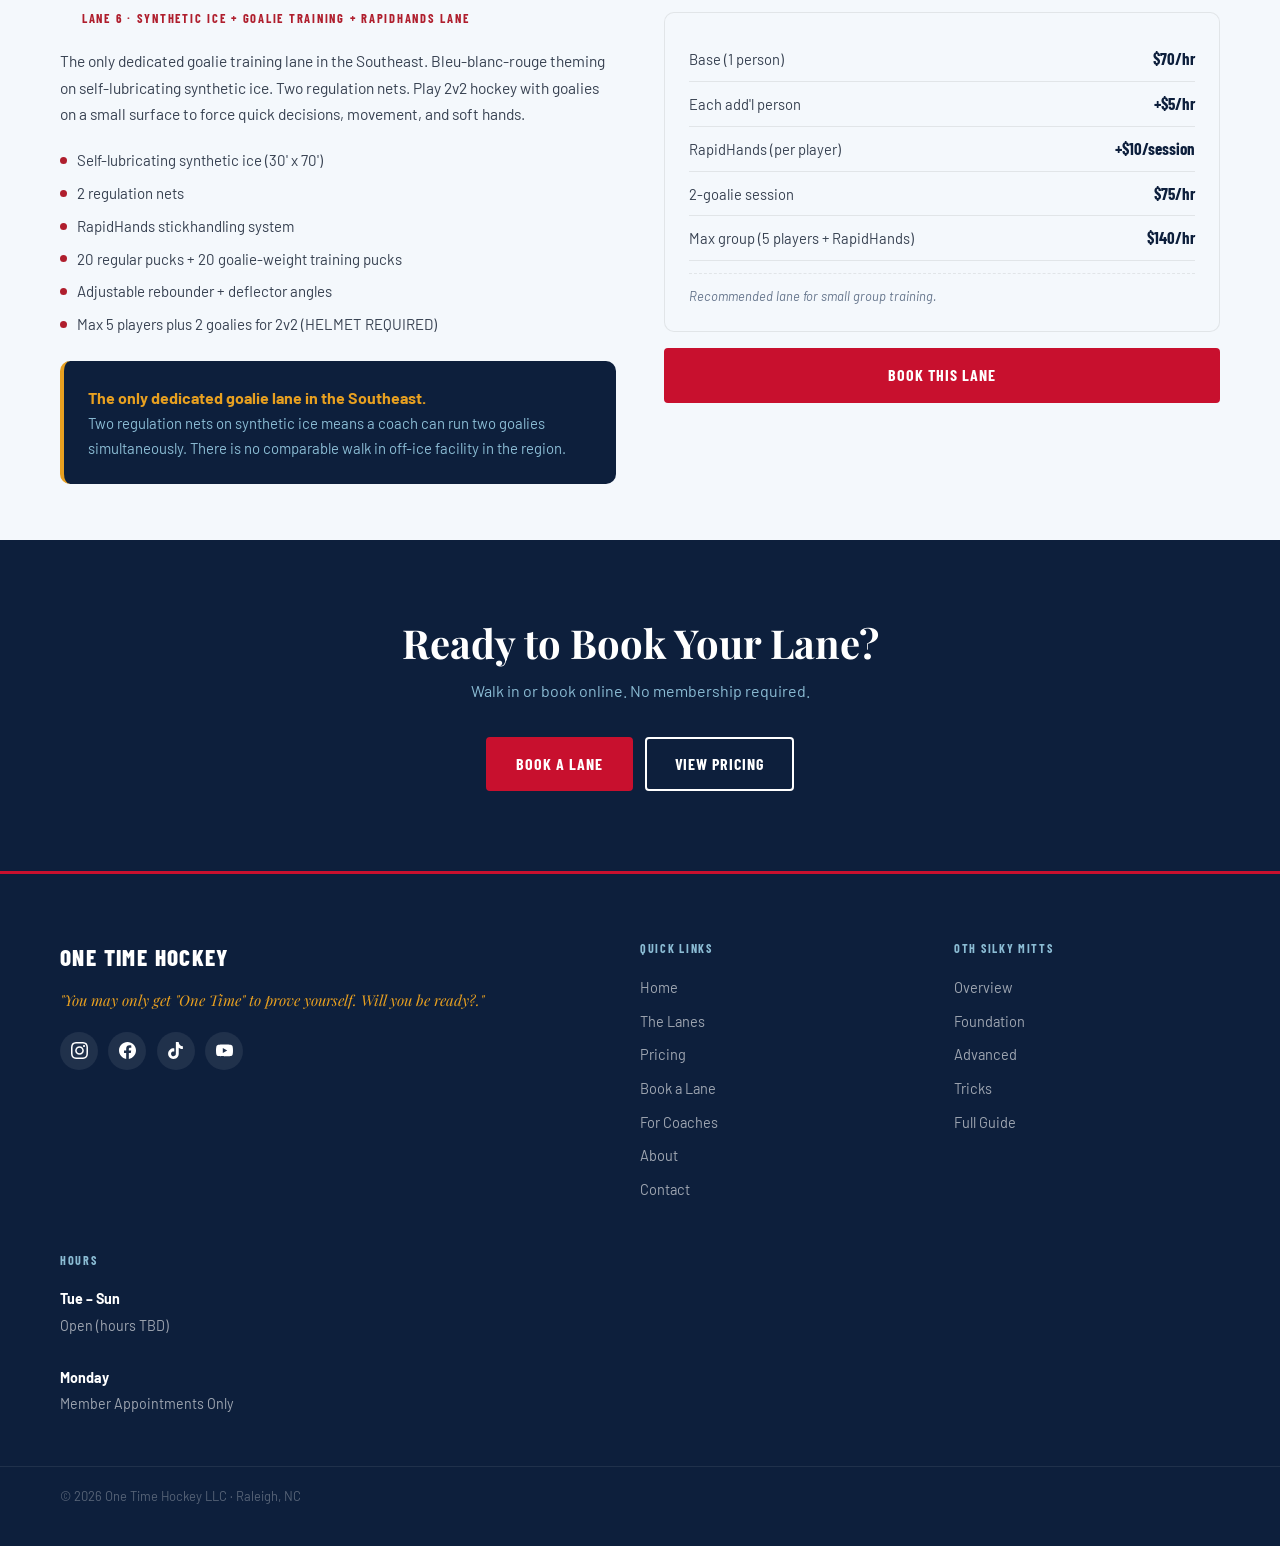
<file: lanes.html>
<!DOCTYPE html>
<html lang="en">
<head>
<meta charset="UTF-8">
<meta name="viewport" content="width=device-width, initial-scale=1.0">
<title>The Lanes — One Time Hockey | Raleigh, NC</title>
<meta name="description" content="Six Original Six NHL-themed shooting lanes in Raleigh, NC. Standard lanes, RapidShot Pro analytics, dedicated goalie and stickhandling lane on synthetic ice.">
<link rel="stylesheet" href="css/style.css">
</head>
<body>

<!-- NAV -->
<nav class="nav"><div class="nav-inner">
  <a href="index.html" class="nav-logo">One Time Hockey<span>Raleigh, NC</span></a>
  <ul class="nav-links">
    <li><a href="index.html">Home</a></li><li><a href="lanes.html">Lanes</a></li>
    <li><a href="pricing.html">Pricing</a></li><li><a href="coaches.html">Coaches</a></li>
    <li><a href="about.html">About</a></li><li><a href="contact.html">Contact</a></li>
    <li><a href="book.html" class="nav-cta">Book a Lane</a></li>
  </ul>
  <button class="burger" aria-label="Open menu"><span></span><span></span><span></span></button>
</div></nav>
<div class="nav-overlay"><button class="nav-close">✕</button>
  <a href="index.html">Home</a><a href="lanes.html">Lanes</a><a href="pricing.html">Pricing</a>
  <a href="coaches.html">Coaches</a><a href="about.html">About</a><a href="contact.html">Contact</a>
  <a href="book.html" class="mob-cta">Book a Lane</a>
</div>

<!-- PAGE HERO -->
<header class="pg-hero bg-navy">
  <div class="wrap">
    <span class="sec-label sec-label--lt">Original Six Themes</span>
    <h1 class="d-lg" style="color:var(--white)">The Lanes.</h1>
    <p class="tagline" style="margin-top:.75rem">Six private shooting lanes. Each one a legend.</p>
  </div>
</header>

<!-- INTRO NOTE -->
<div class="bg-red" style="padding:.85rem 0">
  <div class="wrap" style="text-align:center">
    <p style="font-family:var(--fc);font-weight:600;font-size:.92rem;letter-spacing:.06em;color:var(--white);margin:0">
      All base prices include 1 player · +$5 per additional player
    </p>
  </div>
</div>

<!-- ── LANE 1: CHICAGO ───────────────────────────── -->
<section id="chicago" class="lane-sec bg-white">
  <div class="wrap two-col">
    <div>
      <div class="lane-det-hd">
        <div class="lane-bar" style="background:#CF0A2C"></div>
        <div>
          <div class="lane-det-name" style="color:var(--ink)">Chicago<br>Blackhawks</div>
          <div class="lane-det-type" style="color:#CF0A2C">Lane 1 · Standard Shooting Lane</div>
        </div>
      </div>
      <p style="color:var(--mid);font-size:.97rem;line-height:1.72">Red and black panel theming. A proper shooting stall for the player who shows up to put in real work.</p>
      <div class="equip-list">
        <div class="equip-item"><div class="equip-dot" style="background:#CF0A2C"></div>2× 4'×8' HDPE shooting panels</div>
        <div class="equip-item"><div class="equip-dot" style="background:#CF0A2C"></div>Regulation Net</div>
        <div class="equip-item"><div class="equip-dot" style="background:#CF0A2C"></div>20 pucks</div>
        <div class="equip-item"><div class="equip-dot" style="background:#CF0A2C"></div>Adjustable rebounder</div>
        <div class="equip-item"><div class="equip-dot" style="background:#CF0A2C"></div>Bring your stick — everything else is here</div>
      </div>
    </div>
    <div>
      <div class="lane-price-box">
        <div class="price-row"><span class="price-lbl">1 shooter</span><span class="price-val">$40/hr</span></div>
        <div class="price-row"><span class="price-lbl">2 shooters</span><span class="price-val">$45/hr</span></div>
        <div class="price-row"><span class="price-lbl">3 shooters</span><span class="price-val">$50/hr</span></div>
        <div class="price-row"><span class="price-lbl">4 shooters</span><span class="price-val">$55/hr</span></div>
        <p class="p-note">Each additional shooter adds $5/hr to the base rate. 4 shooter max.</p>
      </div>
      <a href="book.html" class="btn btn-red btn-full" style="margin-top:1rem">Book This Lane</a>
    </div>
  </div>
</section>

<!-- ── LANE 2: DETROIT ───────────────────────────── -->
<section id="detroit" class="lane-sec bg-off">
  <div class="wrap two-col">
    <div>
      <div class="lane-det-hd">
        <div class="lane-bar" style="background:#CE1126"></div>
        <div>
          <div class="lane-det-name" style="color:var(--ink)">Detroit<br>Red Wings</div>
          <div class="lane-det-type" style="color:#CE1126">Lane 2 · Standard Shooting Lane</div>
        </div>
      </div>
      <p style="color:var(--mid);font-size:.97rem;line-height:1.72">Red and white theming. Show up, put in your shifts, earn your keep.</p>
      <div class="equip-list">
        <div class="equip-item"><div class="equip-dot" style="background:#CE1126"></div>2× 4'×8' HDPE shooting panels</div>
        <div class="equip-item"><div class="equip-dot" style="background:#CE1126"></div>Regulation Net</div>
        <div class="equip-item"><div class="equip-dot" style="background:#CE1126"></div>20 pucks</div>
        <div class="equip-item"><div class="equip-dot" style="background:#CE1126"></div>Adjustable rebounder</div>
        <div class="equip-item"><div class="equip-dot" style="background:#CE1126"></div>Bring your stick — everything else is here</div>
      </div>
    </div>
    <div>
      <div class="lane-price-box">
        <div class="price-row"><span class="price-lbl">1 shooter</span><span class="price-val">$40/hr</span></div>
        <div class="price-row"><span class="price-lbl">2 shooters</span><span class="price-val">$45/hr</span></div>
        <div class="price-row"><span class="price-lbl">3 shooters</span><span class="price-val">$50/hr</span></div>
        <div class="price-row"><span class="price-lbl">4 shooters</span><span class="price-val">$55/hr</span></div>
        <p class="p-note">Each additional shooter adds $5/hr to the base rate. 4 shooter max.</p>
      </div>
      <a href="book.html" class="btn btn-red btn-full" style="margin-top:1rem">Book This Lane</a>
    </div>
  </div>
</section>

<!-- ── LANE 3: TORONTO ───────────────────────────── -->
<section id="toronto" class="lane-sec bg-white">
  <div class="wrap two-col">
    <div>
      <div class="lane-det-hd">
        <div class="lane-bar" style="background:#003E7E"></div>
        <div>
          <div class="lane-det-name" style="color:var(--ink)">Toronto<br>Maple Leafs</div>
          <div class="lane-det-type" style="color:#003E7E">Lane 3 · Standard Shooting Lane</div>
        </div>
      </div>
      <p style="color:var(--mid);font-size:.97rem;line-height:1.72">Blue and white. Hockey royalty that oozes old time hockey.</p>
      <div class="equip-list">
        <div class="equip-item"><div class="equip-dot" style="background:#003E7E"></div>2× 4'×8' HDPE shooting panels</div>
        <div class="equip-item"><div class="equip-dot" style="background:#003E7E"></div>Regulation Net</div>
        <div class="equip-item"><div class="equip-dot" style="background:#003E7E"></div>20 pucks</div>
        <div class="equip-item"><div class="equip-dot" style="background:#003E7E"></div>Adjustable rebounder</div>
        <div class="equip-item"><div class="equip-dot" style="background:#003E7E"></div>Bring your stick — everything else is here</div>
      </div>
    </div>
    <div>
      <div class="lane-price-box">
        <div class="price-row"><span class="price-lbl">1 shooter</span><span class="price-val">$40/hr</span></div>
        <div class="price-row"><span class="price-lbl">2 shooters</span><span class="price-val">$45/hr</span></div>
        <div class="price-row"><span class="price-lbl">3 shooters</span><span class="price-val">$50/hr</span></div>
        <div class="price-row"><span class="price-lbl">4 shooters</span><span class="price-val">$55/hr</span></div>
        <p class="p-note">Each additional shooter adds $5/hr to the base rate. 4 shooter max.</p>
      </div>
      <a href="book.html" class="btn btn-red btn-full" style="margin-top:1rem">Book This Lane</a>
    </div>
  </div>
</section>

<!-- ── LANE 4: BOSTON ────────────────────────────── -->
<section id="boston" class="lane-sec bg-off">
  <div class="wrap two-col">
    <div>
      <div class="lane-det-hd">
        <div class="lane-bar" style="background:#FFB81C"></div>
        <div>
          <div class="lane-det-name" style="color:var(--ink)">Boston<br>Bruins</div>
          <div class="lane-det-type" style="color:#8a6200">Lane 4 · Standard Shooting Lane</div>
        </div>
      </div>
      <p style="color:var(--mid);font-size:.97rem;line-height:1.72">Black and gold. No nonsense hockey. The kind of lane you go to when you need to focus and grind.</p>
      <div class="equip-list">
        <div class="equip-item"><div class="equip-dot" style="background:#FFB81C"></div>2× 4'×8' HDPE shooting panels</div>
        <div class="equip-item"><div class="equip-dot" style="background:#FFB81C"></div>Regulation Net</div>
        <div class="equip-item"><div class="equip-dot" style="background:#FFB81C"></div>20 pucks</div>
        <div class="equip-item"><div class="equip-dot" style="background:#FFB81C"></div>Adjustable rebounder</div>
        <div class="equip-item"><div class="equip-dot" style="background:#FFB81C"></div>Bring your stick — everything else is here</div>
      </div>
    </div>
    <div>
      <div class="lane-price-box">
        <div class="price-row"><span class="price-lbl">1 shooter</span><span class="price-val">$40/hr</span></div>
        <div class="price-row"><span class="price-lbl">2 shooters</span><span class="price-val">$45/hr</span></div>
        <div class="price-row"><span class="price-lbl">3 shooters</span><span class="price-val">$50/hr</span></div>
        <div class="price-row"><span class="price-lbl">4 shooters</span><span class="price-val">$55/hr</span></div>
        <p class="p-note">Each additional shooter adds $5/hr to the base rate. 4 shooter max.</p>
      </div>
      <a href="book.html" class="btn btn-red btn-full" style="margin-top:1rem">Book This Lane</a>
    </div>
  </div>
</section>

<!-- ── LANE 5: RANGERS / RAPIDSHOT ──────────────── -->
<section id="rangers" class="lane-sec bg-navy">
  <div class="wrap two-col">
    <div>
      <div class="lane-det-hd">
        <div class="lane-bar" style="background:#0038A8"></div>
        <div>
          <div class="lane-det-name" style="color:var(--ink)">New York<br>Rangers</div>
          <div class="lane-det-type" style="color:#7EB8FF">Lane 5 · RapidShot Pro Analytics Lane</div>
        </div>
      </div>
      <p style="color:var(--mid);font-size:.97rem;line-height:1.72">The only open-access RapidShot analytics lane in the Southeast. You step in and shoot. Our staff manages the system.</p>
      <div class="equip-list">
        <div class="equip-item"><div class="equip-dot" style="background:#0038A8"></div>RapidShot Pro system (synthetic ice included)</div>
        <div class="equip-item"><div class="equip-dot" style="background:#0038A8"></div>Shot speed tracking (MPH per shot + session avg)</div>
        <div class="equip-item"><div class="equip-dot" style="background:#0038A8"></div>Release time measurement</div>
        <div class="equip-item"><div class="equip-dot" style="background:#0038A8"></div>Accuracy by zone — mapped to goalie coverage data</div>
        <div class="equip-item"><div class="equip-dot" style="background:#0038A8"></div>High-speed camera capture</div>
        <div class="equip-item"><div class="equip-dot" style="background:#0038A8"></div>AI coaching feedback report — emailed post-session</div>
        <div class="equip-item"><div class="equip-dot" style="background:#0038A8"></div>Randomized illuminated target system</div>
      </div>
      <div class="lane-callout">
        <strong>Lane liaison required for all sessions.</strong>
        <p>Our staff manages the RapidShot system — you focus on shooting. Every shooter has their own profile and gets their own data. This is not a self-serve lane.</p>
      </div>
    </div>
    <div>
      <div class="lane-price-box dark">
        <div class="price-row"><span class="price-lbl">15 minutes</span><span class="price-val">$15</span></div>
        <div class="price-row"><span class="price-lbl">30 minutes</span><span class="price-val">$30</span></div>
        <div class="price-row"><span class="price-lbl">1 hour</span><span class="price-val">$50</span></div>
        <div class="price-row"><span class="price-lbl">Each add'l shooter</span><span class="price-val">+$5</span></div>
        <p class="p-note" style="color:var(--ice-dim)">Example: Team of 10, 1-hr block — $50 + $45 = $95 total.</p>
      </div>
      <a href="book.html" class="btn btn-red btn-full" style="margin-top:1rem">Book This Lane</a>
    </div>
  </div>
</section>

<!-- ── LANE 6: MONTREAL ──────────────────────────── -->
<section id="montreal" class="lane-sec bg-white">
  <div class="wrap two-col">
    <div>
      <div class="lane-det-hd">
        <div class="lane-bar" style="background:#AF1E2D"></div>
        <div>
          <div class="lane-det-name" style="color:var(--ink)">Montreal<br>Canadiens</div>
          <div class="lane-det-type" style="color:#AF1E2D">Lane 6 · Synthetic Ice + Goalie training + RapidHands Lane</div>
        </div>
      </div>
      <p style="color:var(--mid);font-size:.97rem;line-height:1.72">The only dedicated goalie training lane in the Southeast. Bleu-blanc-rouge theming on self-lubricating synthetic ice. Two regulation nets. Play 2v2 hockey with goalies on a small surface to force quick decisions, movement, and soft hands.</p>
      <div class="equip-list">
        <div class="equip-item"><div class="equip-dot" style="background:#AF1E2D"></div>Self-lubricating synthetic ice (30' x 70')</div>
        <div class="equip-item"><div class="equip-dot" style="background:#AF1E2D"></div>2 regulation nets</div>
        <div class="equip-item"><div class="equip-dot" style="background:#AF1E2D"></div>RapidHands stickhandling system</div>
        <div class="equip-item"><div class="equip-dot" style="background:#AF1E2D"></div>20 regular pucks + 20 goalie-weight training pucks</div>
        <div class="equip-item"><div class="equip-dot" style="background:#AF1E2D"></div>Adjustable rebounder + deflector angles</div>
        <div class="equip-item"><div class="equip-dot" style="background:#AF1E2D"></div>Max 5 players plus 2 goalies for 2v2 (HELMET REQUIRED)</div>
      </div>
      <div class="lane-callout">
        <strong>The only dedicated goalie lane in the Southeast.</strong>
        <p>Two regulation nets on synthetic ice means a coach can run two goalies simultaneously. There is no comparable walk in off-ice facility in the region.</p>
      </div>
    </div>
    <div>
      <div class="lane-price-box">
        <div class="price-row"><span class="price-lbl">Base (1 person)</span><span class="price-val">$70/hr</span></div>
        <div class="price-row"><span class="price-lbl">Each add'l person</span><span class="price-val">+$5/hr</span></div>
        <div class="price-row"><span class="price-lbl">RapidHands (per player)</span><span class="price-val">+$10/session</span></div>
        <div class="price-row"><span class="price-lbl">2-goalie session</span><span class="price-val">$75/hr</span></div>
        <div class="price-row"><span class="price-lbl">Max group (5 players + RapidHands)</span><span class="price-val">$140/hr</span></div>
        <p class="p-note">Recommended lane for small group training.</p>
      </div>
      <a href="book.html" class="btn btn-red btn-full" style="margin-top:1rem">Book This Lane</a>
    </div>
  </div>
</section>

<!-- CTA -->
<section class="cta-band bg-navy">
  <div class="wrap">
    <h2 class="d-md">Ready to Book Your Lane?</h2>
    <p>Walk in or book online. No membership required.</p>
    <div class="btn-row" style="justify-content:center">
      <a href="book.html" class="btn btn-red">Book a Lane</a>
      <a href="pricing.html" class="btn btn-outline">View Pricing</a>
    </div>
  </div>
</section>

<!-- FOOTER -->
<footer class="footer">
  <div class="wrap">
    <div class="foot-grid">
      <div>
        <div class="foot-logo">One Time Hockey</div>
        <p class="foot-tagline">"You may only get "One Time" to prove yourself. Will you be ready?."</p>
        <div class="social-row">
          <a href="#" class="soc-link" aria-label="Instagram"><svg viewBox="0 0 24 24"><path d="M12 2.163c3.204 0 3.584.012 4.85.07 3.252.148 4.771 1.691 4.919 4.919.058 1.265.069 1.645.069 4.849 0 3.205-.012 3.584-.069 4.849-.149 3.225-1.664 4.771-4.919 4.919-1.266.058-1.644.07-4.85.07-3.204 0-3.584-.012-4.849-.07-3.26-.149-4.771-1.699-4.919-4.92-.058-1.265-.07-1.644-.07-4.849 0-3.204.013-3.583.07-4.849.149-3.227 1.664-4.771 4.919-4.919 1.266-.057 1.645-.069 4.849-.069zm0-2.163c-3.259 0-3.667.014-4.947.072-4.358.2-6.78 2.618-6.98 6.98-.059 1.281-.073 1.689-.073 4.948 0 3.259.014 3.668.072 4.948.2 4.358 2.618 6.78 6.98 6.98 1.281.058 1.689.072 4.948.072 3.259 0 3.668-.014 4.948-.072 4.354-.2 6.782-2.618 6.979-6.98.059-1.28.073-1.689.073-4.948 0-3.259-.014-3.667-.072-4.947-.196-4.354-2.617-6.78-6.979-6.98-1.281-.059-1.69-.073-4.949-.073zm0 5.838c-3.403 0-6.162 2.759-6.162 6.162s2.759 6.163 6.162 6.163 6.162-2.759 6.162-6.163c0-3.403-2.759-6.162-6.162-6.162zm0 10.162c-2.209 0-4-1.79-4-4 0-2.209 1.791-4 4-4s4 1.791 4 4c0 2.21-1.791 4-4 4zm6.406-11.845c-.796 0-1.441.645-1.441 1.44s.645 1.44 1.441 1.44c.795 0 1.439-.645 1.439-1.44s-.644-1.44-1.439-1.44z"/></svg></a>
          <a href="#" class="soc-link" aria-label="Facebook"><svg viewBox="0 0 24 24"><path d="M24 12.073c0-6.627-5.373-12-12-12s-12 5.373-12 12c0 5.99 4.388 10.954 10.125 11.854v-8.385H7.078v-3.47h3.047V9.43c0-3.007 1.792-4.669 4.533-4.669 1.312 0 2.686.235 2.686.235v2.953H15.83c-1.491 0-1.956.925-1.956 1.874v2.25h3.328l-.532 3.47h-2.796v8.385C19.612 23.027 24 18.062 24 12.073z"/></svg></a>
          <a href="#" class="soc-link" aria-label="TikTok"><svg viewBox="0 0 24 24"><path d="M12.525.02c1.31-.02 2.61-.01 3.91-.02.08 1.53.63 3.09 1.75 4.17 1.12 1.11 2.7 1.62 4.24 1.79v4.03c-1.44-.05-2.89-.35-4.2-.97-.57-.26-1.1-.59-1.62-.93-.01 2.92.01 5.84-.02 8.75-.08 1.4-.54 2.79-1.35 3.94-1.31 1.92-3.58 3.17-5.91 3.21-1.43.08-2.86-.31-4.08-1.03-2.02-1.19-3.44-3.37-3.65-5.71-.02-.5-.03-1-.01-1.49.18-1.9 1.12-3.72 2.58-4.96 1.66-1.44 3.98-2.13 6.15-1.72.02 1.48-.04 2.96-.04 4.44-.99-.32-2.15-.23-3.02.37-.63.41-1.11 1.04-1.36 1.75-.21.51-.15 1.07-.14 1.61.24 1.64 1.82 3.02 3.5 2.87 1.12-.01 2.19-.66 2.77-1.61.19-.33.4-.67.41-1.06.1-1.79.06-3.57.07-5.36.01-4.03-.01-8.05.02-12.07z"/></svg></a>
          <a href="#" class="soc-link" aria-label="YouTube"><svg viewBox="0 0 24 24"><path d="M23.495 6.205a3.007 3.007 0 0 0-2.088-2.088c-1.87-.501-9.396-.501-9.396-.501s-7.507-.01-9.396.501A3.007 3.007 0 0 0 .527 6.205a31.247 31.247 0 0 0-.522 5.805 31.247 31.247 0 0 0 .522 5.783 3.007 3.007 0 0 0 2.088 2.088c1.868.502 9.396.502 9.396.502s7.506 0 9.396-.502a3.007 3.007 0 0 0 2.088-2.088 31.247 31.247 0 0 0 .5-5.783 31.247 31.247 0 0 0-.5-5.805zM9.609 15.601V8.408l6.264 3.602z"/></svg></a>
        </div>
      </div>
      <div><div class="foot-hdg">Quick Links</div><ul class="foot-links"><li><a href="index.html">Home</a></li><li><a href="lanes.html">The Lanes</a></li><li><a href="pricing.html">Pricing</a></li><li><a href="book.html">Book a Lane</a></li><li><a href="coaches.html">For Coaches</a></li><li><a href="about.html">About</a></li><li><a href="contact.html">Contact</a></li></ul></div>
      <div><div class="foot-hdg">OTH Silky Mitts</div><ul class="foot-links"><li><a href="./oth_stickhandling/index.html">Overview</a></li><li><a href="./oth_stickhandling/foundation.html">Foundation</a></li><li><a href="./oth_stickhandling/advanced.html">Advanced</a></li><li><a href="./oth_stickhandling/tricks.html">Tricks</a></li><li><a href="./oth_stickhandling/guide.html">Full Guide</a></li>
  </ul></div>
      <div><div class="foot-hdg">Hours</div><div class="foot-hours"><strong>Tue – Sun</strong><br>Open (hours TBD)<br><br><strong>Monday</strong><br>Member Appointments Only</div></div>
    </div>
  </div>
  <div class="foot-bar"><div class="wrap" style="display:flex;justify-content:space-between;width:100%;padding-bottom:1.2rem;flex-wrap:wrap;gap:.5rem"><span>© 2026 One Time Hockey LLC · Raleigh, NC</span></div></div>
</footer>
<script src="js/main.js"></script>
</body>
</html>
</file>
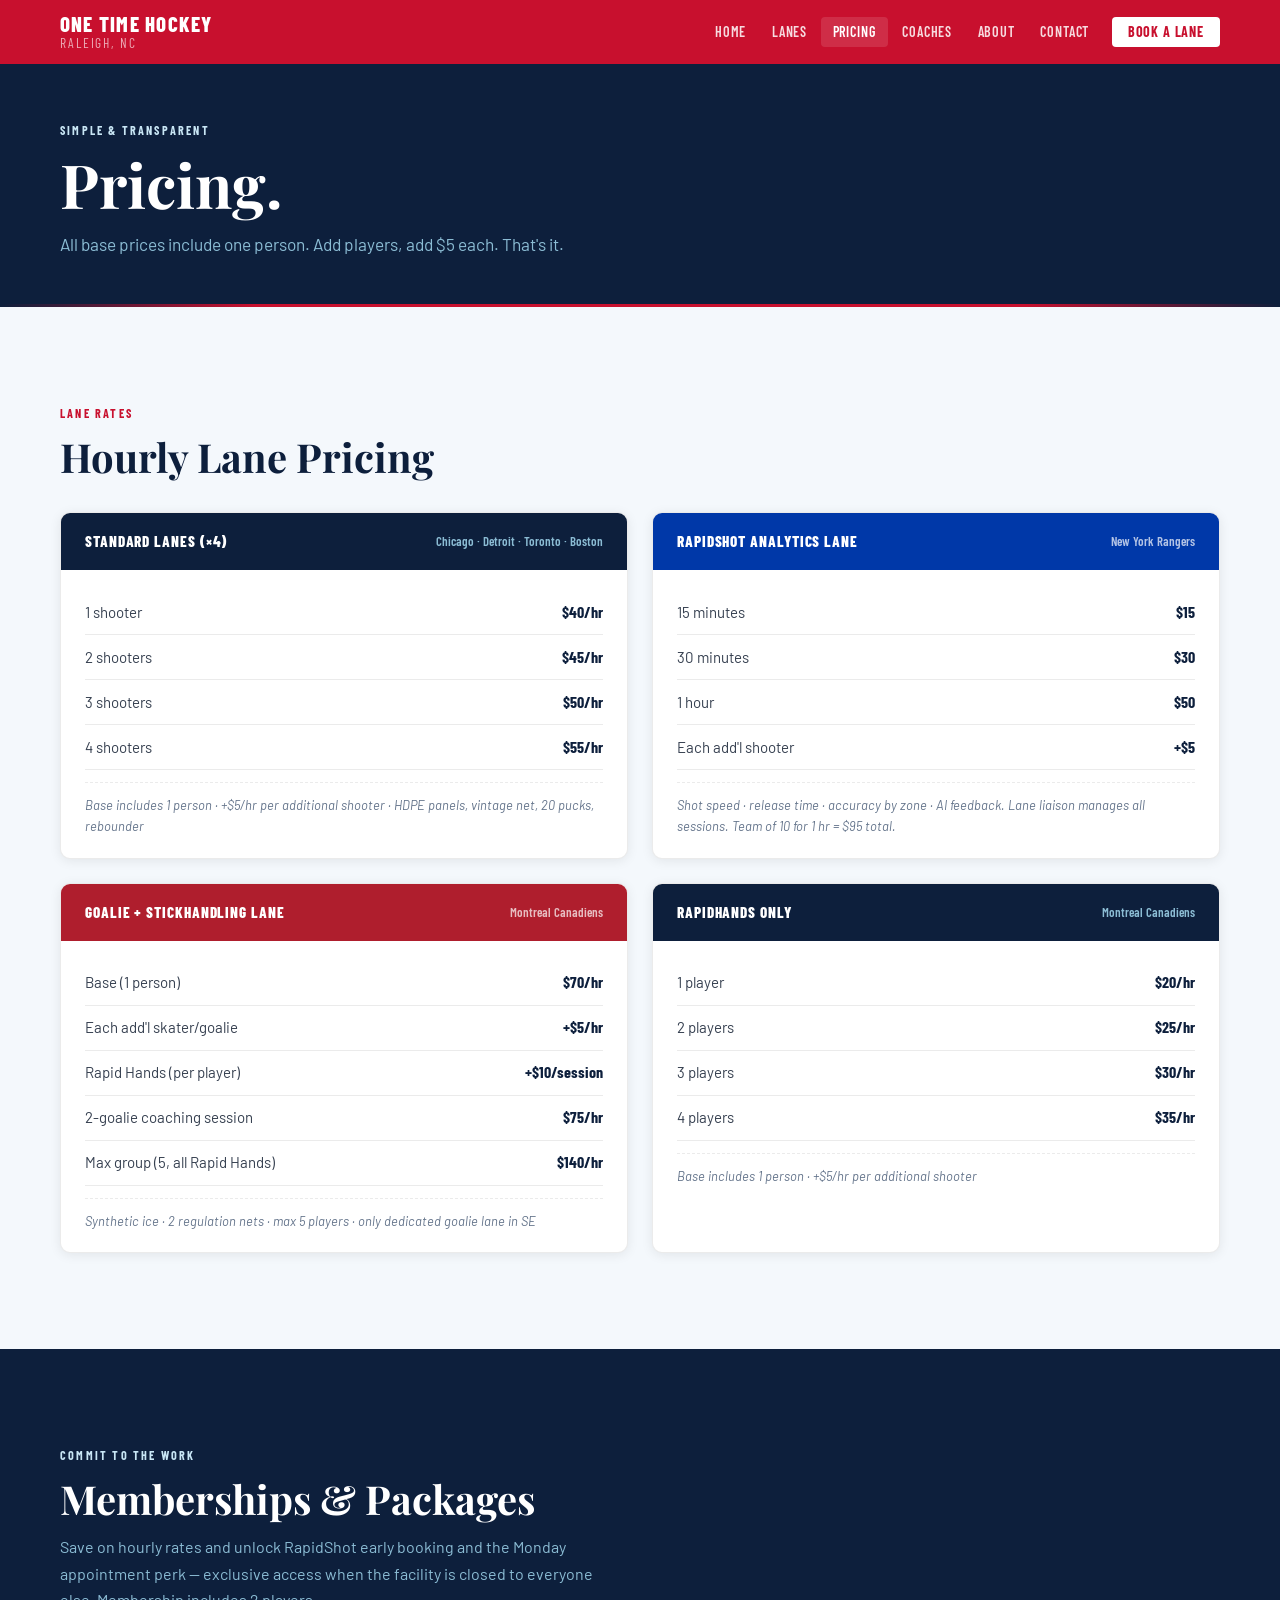
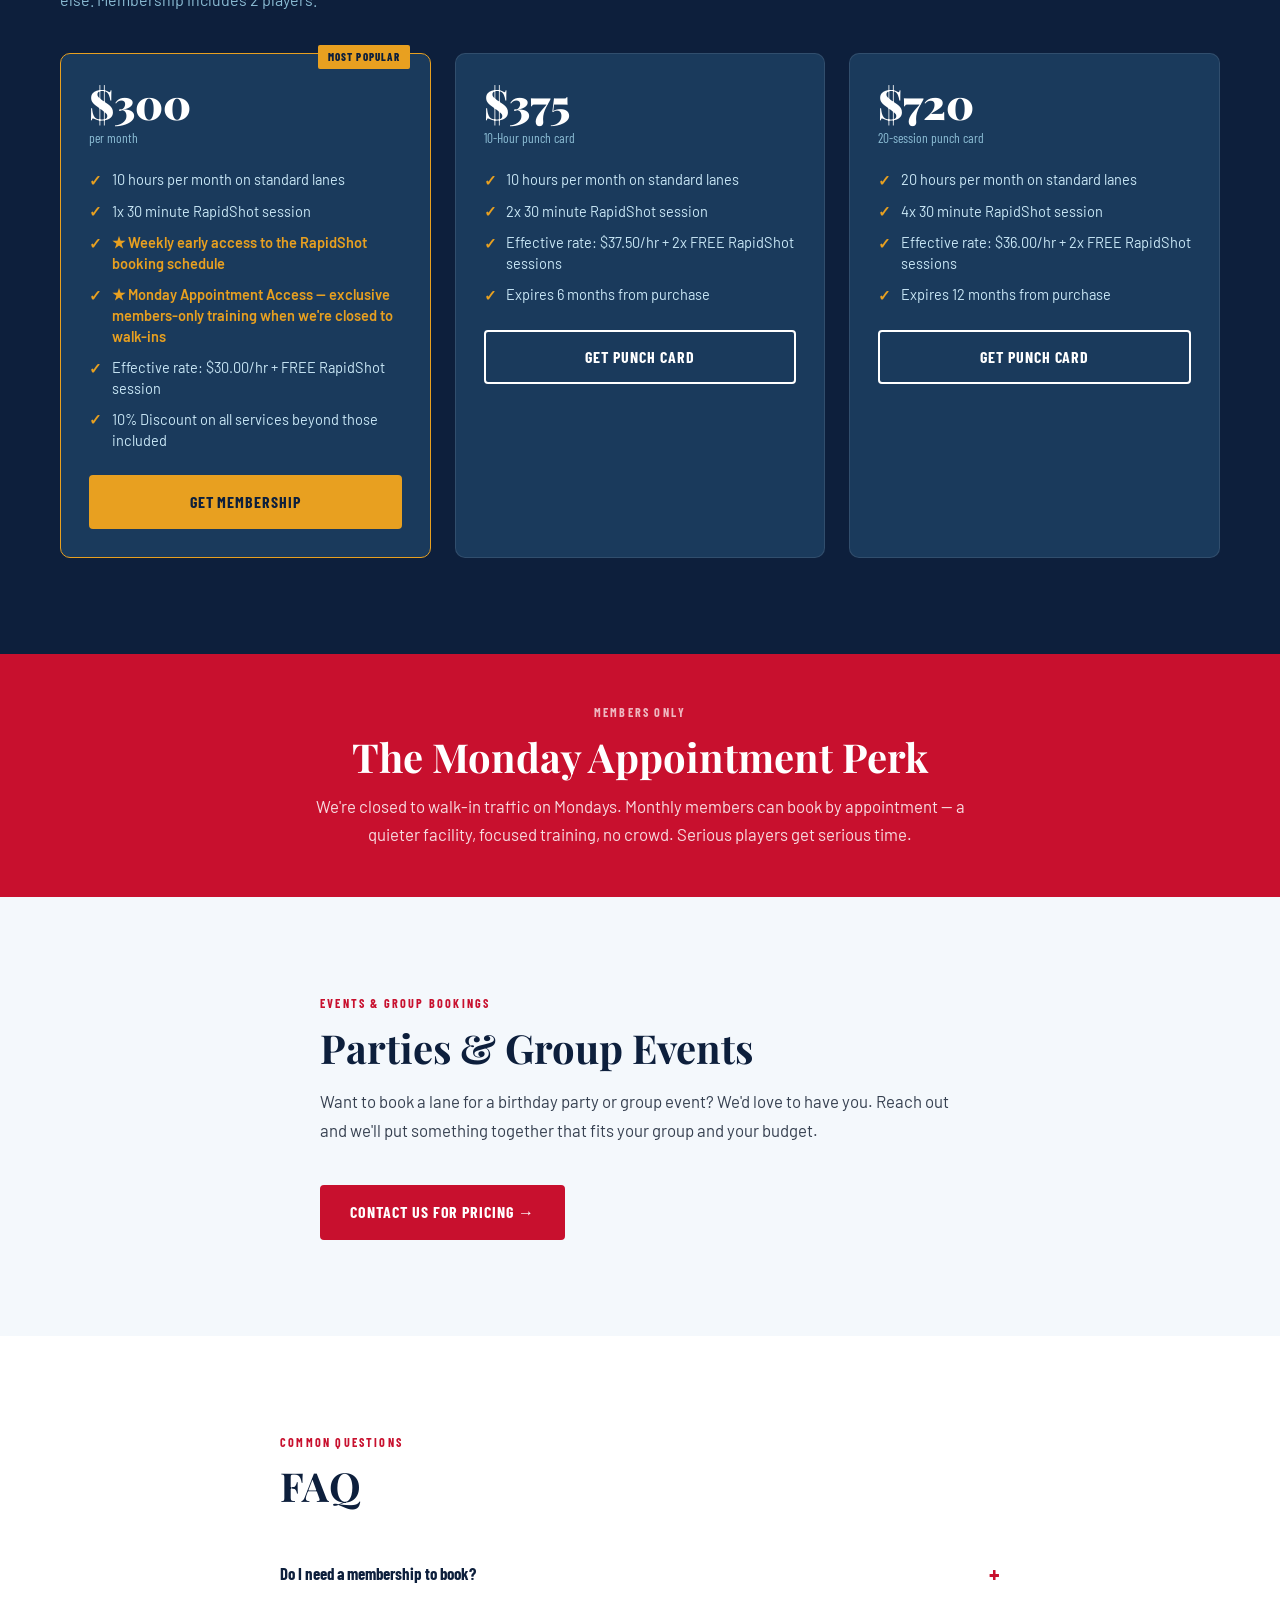
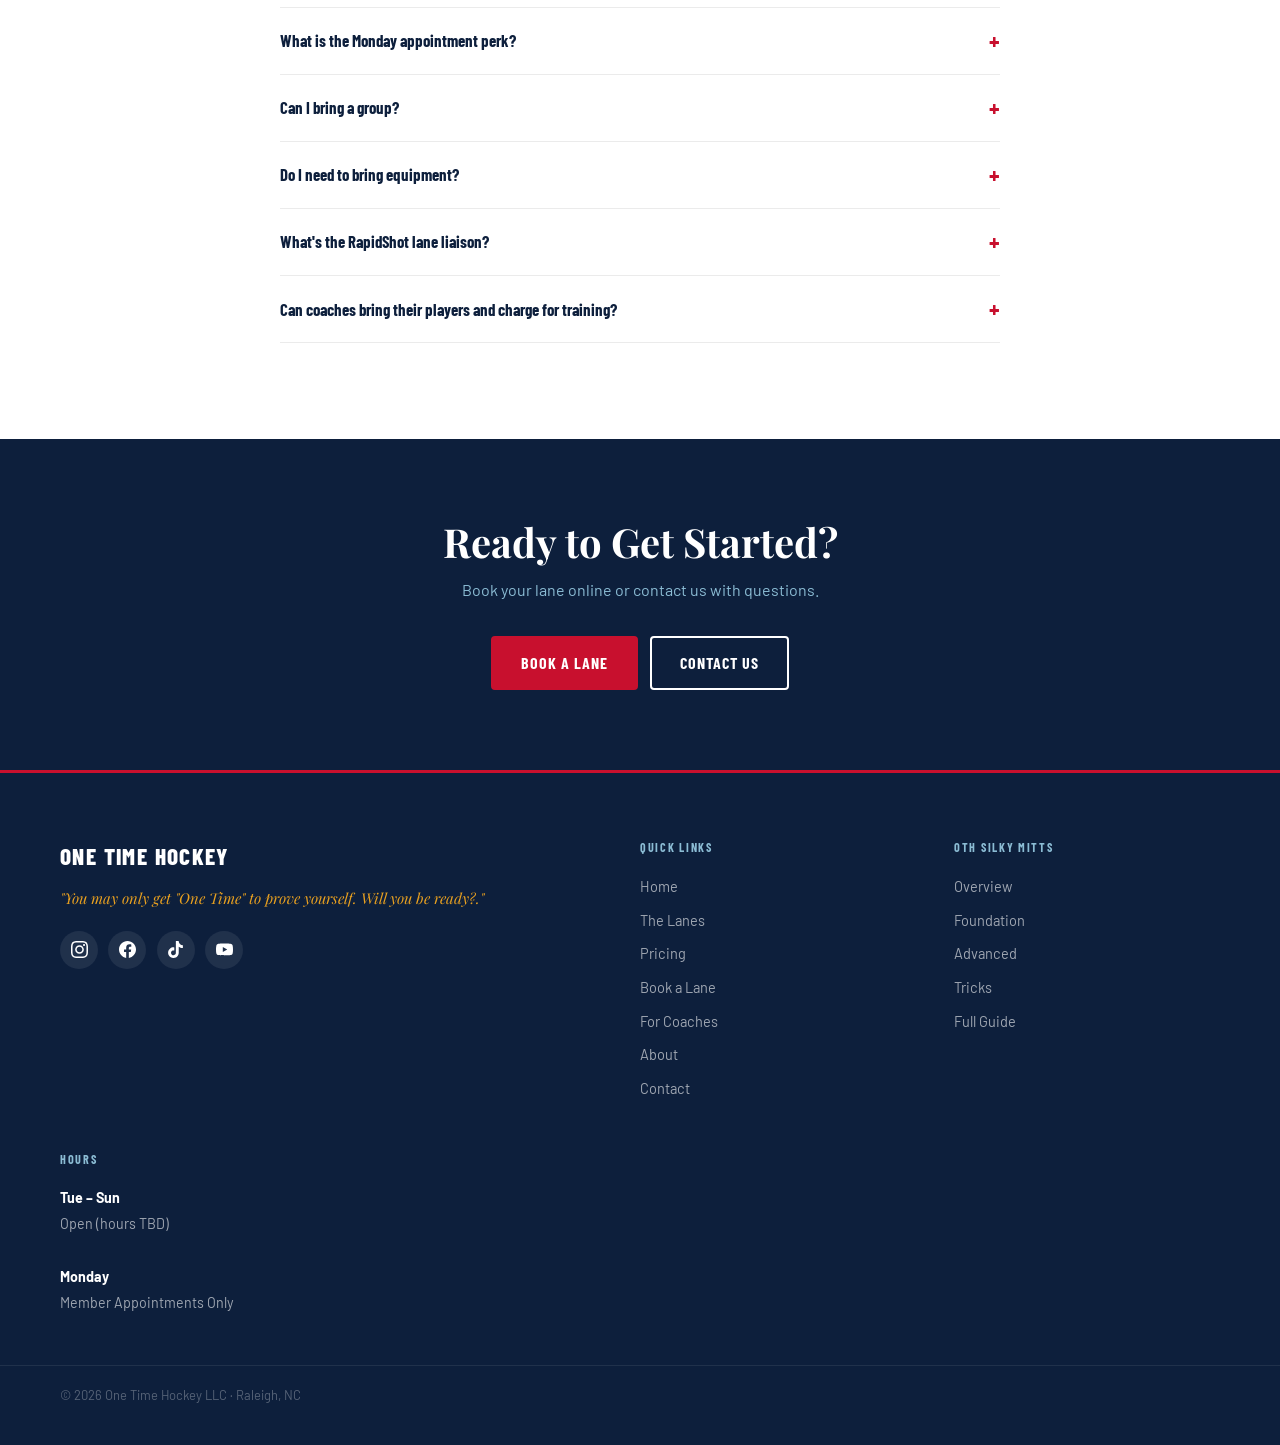
<file: pricing.html>
<!DOCTYPE html>
<html lang="en">
<head>
<meta charset="UTF-8">
<meta name="viewport" content="width=device-width, initial-scale=1.0">
<title>Pricing — One Time Hockey | Raleigh, NC</title>
<meta name="description" content="Transparent lane pricing for One Time Hockey in Raleigh, NC. Hourly rates, RapidShot sessions, Montreal goalie lane, monthly memberships and punch cards.">
<link rel="stylesheet" href="css/style.css">
</head>
<body>

<!-- NAV -->
<nav class="nav"><div class="nav-inner">
  <a href="index.html" class="nav-logo">One Time Hockey<span>Raleigh, NC</span></a>
  <ul class="nav-links">
    <li><a href="index.html">Home</a></li><li><a href="lanes.html">Lanes</a></li>
    <li><a href="pricing.html">Pricing</a></li><li><a href="coaches.html">Coaches</a></li>
    <li><a href="about.html">About</a></li><li><a href="contact.html">Contact</a></li>
    <li><a href="book.html" class="nav-cta">Book a Lane</a></li>
  </ul>
  <button class="burger" aria-label="Open menu"><span></span><span></span><span></span></button>
</div></nav>
<div class="nav-overlay"><button class="nav-close">✕</button>
  <a href="index.html">Home</a><a href="lanes.html">Lanes</a><a href="pricing.html">Pricing</a>
  <a href="coaches.html">Coaches</a><a href="about.html">About</a><a href="contact.html">Contact</a>
  <a href="book.html" class="mob-cta">Book a Lane</a>
</div>

<!-- HERO -->
<header class="pg-hero bg-navy">
  <div class="wrap">
    <span class="sec-label sec-label--lt">Simple &amp; Transparent</span>
    <h1 class="d-lg" style="color:var(--white)">Pricing.</h1>
    <p style="color:var(--ice-dim);margin-top:.75rem;font-size:1.08rem;max-width:520px">All base prices include one person. Add players, add $5 each. That's it.</p>
  </div>
</header>

<!-- ── LANE RATES ────────────────────────────────── -->
<section class="sec bg-off">
  <div class="wrap">
    <span class="sec-label">Lane Rates</span>
    <h2 class="d-md" style="margin-bottom:2rem;color:var(--navy)">Hourly Lane Pricing</h2>

    <div class="pricing-grid">

      <!-- Standard Lanes -->
      <div class="p-card">
        <div class="p-card-hd" style="background:var(--navy)">
          <span class="p-card-title">Standard Lanes (×4)</span>
          <span style="font-family:var(--fc);font-size:.8rem;color:var(--ice-dim);font-weight:600">Chicago · Detroit · Toronto · Boston</span>
        </div>
        <div class="p-card-bd">
          <div class="p-row"><span class="p-row-lbl">1 shooter</span><span class="p-row-val">$40/hr</span></div>
          <div class="p-row"><span class="p-row-lbl">2 shooters</span><span class="p-row-val">$45/hr</span></div>
          <div class="p-row"><span class="p-row-lbl">3 shooters</span><span class="p-row-val">$50/hr</span></div>
          <div class="p-row"><span class="p-row-lbl">4 shooters</span><span class="p-row-val">$55/hr</span></div>
          <p class="p-note">Base includes 1 person · +$5/hr per additional shooter · HDPE panels, vintage net, 20 pucks, rebounder</p>
        </div>
      </div>

      <!-- RapidShot -->
      <div class="p-card">
        <div class="p-card-hd" style="background:#0038A8">
          <span class="p-card-title">RapidShot Analytics Lane</span>
          <span style="font-family:var(--fc);font-size:.8rem;color:rgba(255,255,255,.7);font-weight:600">New York Rangers</span>
        </div>
        <div class="p-card-bd">
          <div class="p-row"><span class="p-row-lbl">15 minutes</span><span class="p-row-val">$15</span></div>
          <div class="p-row"><span class="p-row-lbl">30 minutes</span><span class="p-row-val">$30</span></div>
          <div class="p-row"><span class="p-row-lbl">1 hour</span><span class="p-row-val">$50</span></div>
          <div class="p-row"><span class="p-row-lbl">Each add'l shooter</span><span class="p-row-val">+$5</span></div>
          <p class="p-note">Shot speed · release time · accuracy by zone · AI feedback. Lane liaison manages all sessions. Team of 10 for 1 hr = $95 total.</p>
        </div>
      </div>

      <!-- Montreal -->
      <div class="p-card">
        <div class="p-card-hd" style="background:#AF1E2D">
          <span class="p-card-title">Goalie + Stickhandling Lane</span>
          <span style="font-family:var(--fc);font-size:.8rem;color:rgba(255,255,255,.7);font-weight:600">Montreal Canadiens</span>
        </div>
        <div class="p-card-bd">
          <div class="p-row"><span class="p-row-lbl">Base (1 person)</span><span class="p-row-val">$70/hr</span></div>
          <div class="p-row"><span class="p-row-lbl">Each add'l skater/goalie</span><span class="p-row-val">+$5/hr</span></div>
          <div class="p-row"><span class="p-row-lbl">Rapid Hands (per player)</span><span class="p-row-val">+$10/session</span></div>
          <div class="p-row"><span class="p-row-lbl">2-goalie coaching session</span><span class="p-row-val">$75/hr</span></div>
          <div class="p-row"><span class="p-row-lbl">Max group (5, all Rapid Hands)</span><span class="p-row-val">$140/hr</span></div>
          <p class="p-note">Synthetic ice · 2 regulation nets · max 5 players · only dedicated goalie lane in SE</p>
        </div>
      </div>

      <!-- RapidHands Only -->
      <div class="p-card">
        <div class="p-card-hd" style="background:var(--navy)">
          <span class="p-card-title">RapidHands Only</span>
          <span style="font-family:var(--fc);font-size:.8rem;color:var(--ice-dim);font-weight:600">Montreal Canadiens</span>
        </div>
        <div class="p-card-bd">
          <div class="p-row"><span class="p-row-lbl">1 player</span><span class="p-row-val">$20/hr</span></div>
          <div class="p-row"><span class="p-row-lbl">2 players</span><span class="p-row-val">$25/hr</span></div>
          <div class="p-row"><span class="p-row-lbl">3 players</span><span class="p-row-val">$30/hr</span></div>
          <div class="p-row"><span class="p-row-lbl">4 players</span><span class="p-row-val">$35/hr</span></div>
          <p class="p-note">Base includes 1 person · +$5/hr per additional shooter</p>
        </div>
      </div>
    </div>
  </div>
</section>

<!-- ── MEMBERSHIPS ───────────────────────────────── -->
<section id="membership" class="sec bg-navy">
  <div class="wrap">
    <span class="sec-label sec-label--lt">Commit to the Work</span>
    <h2 class="d-md" style="color:var(--white);margin-bottom:.75rem">Memberships &amp; Packages</h2>
    <p style="color:var(--ice-dim);margin-bottom:2.5rem;max-width:560px">Save on hourly rates and unlock RapidShot early booking and the Monday appointment perk — exclusive access when the facility is closed to everyone else. Membership includes 2 players.</p>

    <div class="mem-grid">

      <div class="mem-card featured">
        <div class="mem-badge">Most Popular</div>
        <div class="mem-price">$300</div>
        <div class="mem-period">per month</div>
        <ul class="mem-features">
          <li class="mem-feat">10 hours per month on standard lanes</li>
          <li class="mem-feat">1x 30 minute RapidShot session</li>
          <li class="mem-feat perk">★ Weekly early access to the RapidShot booking schedule</li>
          <li class="mem-feat perk">★ Monday Appointment Access — exclusive members-only training when we're closed to walk-ins</li>
          <li class="mem-feat">Effective rate: $30.00/hr + FREE RapidShot session</li>
          <li class="mem-feat">10% Discount on all services beyond those included</li>
        </ul>
        <a href="book.html" class="btn btn-gold btn-full">Get Membership</a>
      </div>

      <div class="mem-card">
        <div class="mem-price">$375</div>
        <div class="mem-period">10-Hour punch card</div>
        <ul class="mem-features">
          <li class="mem-feat">10 hours per month on standard lanes</li>
          <li class="mem-feat">2x 30 minute RapidShot session</li>
          <li class="mem-feat">Effective rate: $37.50/hr + 2x FREE RapidShot sessions</li>
          <li class="mem-feat">Expires 6 months from purchase</li>
        </ul>
        <a href="book.html" class="btn btn-outline btn-full">Get Punch Card</a>
      </div>

      <div class="mem-card">
        <div class="mem-price">$720</div>
        <div class="mem-period">20-session punch card</div>
        <ul class="mem-features">
          <li class="mem-feat">20 hours per month on standard lanes</li>
          <li class="mem-feat">4x 30 minute RapidShot session</li>
          <li class="mem-feat">Effective rate: $36.00/hr + 2x FREE RapidShot sessions</li>
          <li class="mem-feat">Expires 12 months from purchase</li>
        </ul>
        <a href="book.html" class="btn btn-outline btn-full">Get Punch Card</a>
      </div>

    </div>
  </div>
</section>

<!-- Monday Perk callout -->
<section class="bg-red" style="padding:3rem 0">
  <div class="wrap">
    <div style="max-width:700px;margin:0 auto;text-align:center">
      <span class="sec-label" style="color:rgba(255,255,255,.7)">Members Only</span>
      <h2 class="d-md" style="color:var(--white);margin-bottom:.75rem">The Monday Appointment Perk</h2>
      <p style="color:rgba(255,255,255,.85);font-size:1.05rem;line-height:1.72">We're closed to walk-in traffic on Mondays. Monthly members can book by appointment — a quieter facility, focused training, no crowd. Serious players get serious time.</p>
    </div>
  </div>
</section>

<!-- ── EVENTS ─────────────────────────────────────── -->
<section class="sec bg-off">
  <div class="wrap" style="max-width:680px">
    <span class="sec-label">Events &amp; Group Bookings</span>
    <h2 class="d-md" style="color:var(--navy);margin-bottom:1rem">Parties &amp; Group Events</h2>
    <p style="color:var(--mid);font-size:1.05rem;line-height:1.75">Want to book a lane for a birthday party or group event? We'd love to have you. Reach out and we'll put something together that fits your group and your budget.</p>
    <a href="contact.html" class="btn btn-red" style="margin-top:1.5rem">Contact Us for Pricing →</a>
  </div>
</section>

<!-- ── FAQ ────────────────────────────────────────── -->
<section class="sec bg-white">
  <div class="wrap" style="max-width:760px">
    <span class="sec-label">Common Questions</span>
    <h2 class="d-md" style="color:var(--navy);margin-bottom:2rem">FAQ</h2>
    <div class="faq-list">
      <div class="faq-item"><button class="faq-q">Do I need a membership to book?<span class="faq-icon">+</span></button><div class="faq-a">No. Walk in or book online any time. Membership is optional — it saves you money on the hourly rate and gives you Monday appointment access, but it's never required.</div></div>
      <div class="faq-item"><button class="faq-q">What is the Monday appointment perk?<span class="faq-icon">+</span></button><div class="faq-a">We're closed to walk-in traffic on Mondays. Monthly members can book lane time by appointment — quieter facility, more focused training time, no public traffic.</div></div>
      <div class="faq-item"><button class="faq-q">Can I bring a group?<span class="faq-icon">+</span></button><div class="faq-a">Yes. The base price covers the first person. Add $5 per additional shooter or skater beyond that. The Montreal lane holds up to 5 players.</div></div>
      <div class="faq-item"><button class="faq-q">Do I need to bring equipment?<span class="faq-icon">+</span></button><div class="faq-a">We supply pucks, nets, and rebounders. Bring your stick. Helmets are strongly recommended — we're moving pucks at speed in an enclosed lane.</div></div>
      <div class="faq-item"><button class="faq-q">What's the RapidShot lane liaison?<span class="faq-icon">+</span></button><div class="faq-a">Our staff member manages the RapidShot system for your session. You focus on shooting — we handle the tech, profiles, and post-session feedback report. Every shooter gets their own data.</div></div>
      <div class="faq-item"><button class="faq-q">Can coaches bring their players and charge for training?<span class="faq-icon">+</span></button><div class="faq-a">Absolutely. Coaches pay the standard lane rate plus $5 per additional player. Whatever you charge your athletes is your business — we don't have a revenue share or fee structure around coaching. See the Coaches page for details.</div></div>
    </div>
  </div>
</section>

<!-- CTA -->
<section class="cta-band bg-navy">
  <div class="wrap">
    <h2 class="d-md">Ready to Get Started?</h2>
    <p>Book your lane online or contact us with questions.</p>
    <div class="btn-row" style="justify-content:center">
      <a href="book.html" class="btn btn-red">Book a Lane</a>
      <a href="contact.html" class="btn btn-outline">Contact Us</a>
    </div>
  </div>
</section>

<!-- FOOTER -->
<footer class="footer">
  <div class="wrap">
    <div class="foot-grid">
      <div>
        <div class="foot-logo">One Time Hockey</div>
        <p class="foot-tagline">"You may only get "One Time" to prove yourself. Will you be ready?."</p>
        <div class="social-row">
          <a href="#" class="soc-link" aria-label="Instagram"><svg viewBox="0 0 24 24"><path d="M12 2.163c3.204 0 3.584.012 4.85.07 3.252.148 4.771 1.691 4.919 4.919.058 1.265.069 1.645.069 4.849 0 3.205-.012 3.584-.069 4.849-.149 3.225-1.664 4.771-4.919 4.919-1.266.058-1.644.07-4.85.07-3.204 0-3.584-.012-4.849-.07-3.26-.149-4.771-1.699-4.919-4.92-.058-1.265-.07-1.644-.07-4.849 0-3.204.013-3.583.07-4.849.149-3.227 1.664-4.771 4.919-4.919 1.266-.057 1.645-.069 4.849-.069zm0-2.163c-3.259 0-3.667.014-4.947.072-4.358.2-6.78 2.618-6.98 6.98-.059 1.281-.073 1.689-.073 4.948 0 3.259.014 3.668.072 4.948.2 4.358 2.618 6.78 6.98 6.98 1.281.058 1.689.072 4.948.072 3.259 0 3.668-.014 4.948-.072 4.354-.2 6.782-2.618 6.979-6.98.059-1.28.073-1.689.073-4.948 0-3.259-.014-3.667-.072-4.947-.196-4.354-2.617-6.78-6.979-6.98-1.281-.059-1.69-.073-4.949-.073zm0 5.838c-3.403 0-6.162 2.759-6.162 6.162s2.759 6.163 6.162 6.163 6.162-2.759 6.162-6.163c0-3.403-2.759-6.162-6.162-6.162zm0 10.162c-2.209 0-4-1.79-4-4 0-2.209 1.791-4 4-4s4 1.791 4 4c0 2.21-1.791 4-4 4zm6.406-11.845c-.796 0-1.441.645-1.441 1.44s.645 1.44 1.441 1.44c.795 0 1.439-.645 1.439-1.44s-.644-1.44-1.439-1.44z"/></svg></a>
          <a href="#" class="soc-link" aria-label="Facebook"><svg viewBox="0 0 24 24"><path d="M24 12.073c0-6.627-5.373-12-12-12s-12 5.373-12 12c0 5.99 4.388 10.954 10.125 11.854v-8.385H7.078v-3.47h3.047V9.43c0-3.007 1.792-4.669 4.533-4.669 1.312 0 2.686.235 2.686.235v2.953H15.83c-1.491 0-1.956.925-1.956 1.874v2.25h3.328l-.532 3.47h-2.796v8.385C19.612 23.027 24 18.062 24 12.073z"/></svg></a>
          <a href="#" class="soc-link" aria-label="TikTok"><svg viewBox="0 0 24 24"><path d="M12.525.02c1.31-.02 2.61-.01 3.91-.02.08 1.53.63 3.09 1.75 4.17 1.12 1.11 2.7 1.62 4.24 1.79v4.03c-1.44-.05-2.89-.35-4.2-.97-.57-.26-1.1-.59-1.62-.93-.01 2.92.01 5.84-.02 8.75-.08 1.4-.54 2.79-1.35 3.94-1.31 1.92-3.58 3.17-5.91 3.21-1.43.08-2.86-.31-4.08-1.03-2.02-1.19-3.44-3.37-3.65-5.71-.02-.5-.03-1-.01-1.49.18-1.9 1.12-3.72 2.58-4.96 1.66-1.44 3.98-2.13 6.15-1.72.02 1.48-.04 2.96-.04 4.44-.99-.32-2.15-.23-3.02.37-.63.41-1.11 1.04-1.36 1.75-.21.51-.15 1.07-.14 1.61.24 1.64 1.82 3.02 3.5 2.87 1.12-.01 2.19-.66 2.77-1.61.19-.33.4-.67.41-1.06.1-1.79.06-3.57.07-5.36.01-4.03-.01-8.05.02-12.07z"/></svg></a>
          <a href="#" class="soc-link" aria-label="YouTube"><svg viewBox="0 0 24 24"><path d="M23.495 6.205a3.007 3.007 0 0 0-2.088-2.088c-1.87-.501-9.396-.501-9.396-.501s-7.507-.01-9.396.501A3.007 3.007 0 0 0 .527 6.205a31.247 31.247 0 0 0-.522 5.805 31.247 31.247 0 0 0 .522 5.783 3.007 3.007 0 0 0 2.088 2.088c1.868.502 9.396.502 9.396.502s7.506 0 9.396-.502a3.007 3.007 0 0 0 2.088-2.088 31.247 31.247 0 0 0 .5-5.783 31.247 31.247 0 0 0-.5-5.805zM9.609 15.601V8.408l6.264 3.602z"/></svg></a>
        </div>
      </div>
      <div><div class="foot-hdg">Quick Links</div><ul class="foot-links"><li><a href="index.html">Home</a></li><li><a href="lanes.html">The Lanes</a></li><li><a href="pricing.html">Pricing</a></li><li><a href="book.html">Book a Lane</a></li><li><a href="coaches.html">For Coaches</a></li><li><a href="about.html">About</a></li><li><a href="contact.html">Contact</a></li></ul></div>
      <div><div class="foot-hdg">OTH Silky Mitts</div><ul class="foot-links"><li><a href="./oth_stickhandling/index.html">Overview</a></li><li><a href="./oth_stickhandling/foundation.html">Foundation</a></li><li><a href="./oth_stickhandling/advanced.html">Advanced</a></li><li><a href="./oth_stickhandling/tricks.html">Tricks</a></li><li><a href="./oth_stickhandling/guide.html">Full Guide</a></li>
  </ul></div>
      <div><div class="foot-hdg">Hours</div><div class="foot-hours"><strong>Tue – Sun</strong><br>Open (hours TBD)<br><br><strong>Monday</strong><br>Member Appointments Only</div></div>
    </div>
  </div>
  <div class="foot-bar"><div class="wrap" style="display:flex;justify-content:space-between;width:100%;padding-bottom:1.2rem;flex-wrap:wrap;gap:.5rem"><span>© 2026 One Time Hockey LLC · Raleigh, NC</span></div></div>
</footer>
<script src="js/main.js"></script>
</body>
</html>
</file>
<file: css/style.css>
/* ================================================================
   ONE TIME HOCKEY — stylesheet
   Mobile-first · Red #C8102E / White / Navy #0D1F3C
   ================================================================ */

@import url('https://fonts.googleapis.com/css2?family=Playfair+Display:ital,wght@0,700;0,900;1,700&family=Barlow+Condensed:wght@400;600;700;800&family=Barlow:wght@400;500;600&display=swap');

/* ── TOKENS ─────────────────────────────────────── */
:root {
  --red:      #C8102E;
  --red-dk:   #9B0B22;
  --navy:     #0D1F3C;
  --navy-md:  #1A3A5C;
  --navy-lt:  #253F63;
  --white:    #FFFFFF;
  --off:      #F4F8FC;
  --ice:      #C8E6F5;
  --ice-dim:  #8BBCD4;
  --gold:     #E8A020;
  --ink:      #0F172A;
  --mid:      #374151;
  --muted:    #64748B;
  --border-d: rgba(255,255,255,.10);
  --border-l: rgba(0,0,0,.08);
  --r:        4px;
  --r-lg:     10px;
  --ease:     .2s ease;
  --shadow:   0 6px 32px rgba(0,0,0,.35);
  --shadow-s: 0 2px 12px rgba(0,0,0,.08);
  --fd: 'Playfair Display', Georgia, serif;
  --fc: 'Barlow Condensed', 'Arial Narrow', sans-serif;
  --fb: 'Barlow', 'Segoe UI', sans-serif;
}

/* ── RESET ──────────────────────────────────────── */
*,*::before,*::after{box-sizing:border-box;margin:0;padding:0}
html{scroll-behavior:smooth;font-size:16px}
body{font-family:var(--fb);color:var(--ink);background:var(--white);line-height:1.65;overflow-x:hidden;padding-top:64px}
img{max-width:100%;height:auto;display:block}
a{color:inherit;text-decoration:none}
ul,ol{list-style:none}
button{cursor:pointer;border:none;font:inherit}
input,textarea,select{font:inherit}

/* ── TYPE ───────────────────────────────────────── */
h1,h2,h3{font-family:var(--fd);line-height:1.12}
h4,.label{font-family:var(--fc);letter-spacing:.08em}
.d-xl{font-size:clamp(2.8rem,8vw,5.5rem);font-family:var(--fd);font-weight:900;line-height:1.0}
.d-lg{font-size:clamp(2rem,5.5vw,3.8rem);font-family:var(--fd);font-weight:700;line-height:1.1}
.d-md{font-size:clamp(1.5rem,4vw,2.5rem);font-family:var(--fd);font-weight:700;line-height:1.15}
.tagline{font-family:var(--fd);font-style:italic;color:var(--gold);font-size:clamp(1rem,2.2vw,1.25rem);line-height:1.6}
.sec-label{font-family:var(--fc);font-weight:700;font-size:.76rem;letter-spacing:.18em;text-transform:uppercase;color:var(--red);display:block;margin-bottom:.7rem}
.sec-label--lt{color:var(--ice)}
.sec-label--gold{color:var(--gold)}
p{margin-bottom:1rem}p:last-child{margin-bottom:0}

/* ── LAYOUT ─────────────────────────────────────── */
.wrap{width:100%;max-width:1200px;margin:0 auto;padding:0 1.25rem}
.sec{padding:5rem 0}.sec-sm{padding:3rem 0}.sec-lg{padding:7rem 0}
.bg-navy{background:var(--navy);color:var(--white)}
.bg-nmd{background:var(--navy-md);color:var(--white)}
.bg-red{background:var(--red);color:var(--white)}
.bg-off{background:var(--off);color:var(--ink)}
.bg-white{background:var(--white);color:var(--ink)}

/* ── NAV ────────────────────────────────────────── */
.nav{position:fixed;top:0;left:0;right:0;z-index:1000;background:var(--red);height:64px;display:flex;align-items:center;transition:box-shadow var(--ease)}
.nav.scrolled{box-shadow:0 2px 20px rgba(0,0,0,.4)}
.nav-inner{display:flex;align-items:center;justify-content:space-between;width:100%;max-width:1200px;margin:0 auto;padding:0 1.25rem}
.nav-logo{font-family:var(--fc);font-weight:800;font-size:1.3rem;letter-spacing:.06em;color:var(--white);text-transform:uppercase;line-height:1}
.nav-logo span{display:block;font-weight:400;font-size:.65em;letter-spacing:.14em;color:rgba(255,255,255,.65);margin-top:1px}
.nav-links{display:none;align-items:center;gap:.2rem}
.nav-links a{font-family:var(--fc);font-weight:600;font-size:.88rem;letter-spacing:.06em;text-transform:uppercase;color:rgba(255,255,255,.85);padding:.4rem .7rem;border-radius:var(--r);transition:color var(--ease),background var(--ease)}
.nav-links a:hover,.nav-links a.active{color:var(--white);background:rgba(255,255,255,.12)}
.nav-links .nav-cta{background:var(--white);color:var(--red)!important;font-weight:700;padding:.4rem 1rem;margin-left:.5rem}
.nav-links .nav-cta:hover{background:var(--off)}
.burger{display:flex;flex-direction:column;gap:5px;padding:8px;background:transparent}
.burger span{display:block;width:24px;height:2px;background:var(--white);border-radius:2px;transition:all .3s}
.burger.open span:nth-child(1){transform:translateY(7px) rotate(45deg)}
.burger.open span:nth-child(2){opacity:0;transform:scaleX(0)}
.burger.open span:nth-child(3){transform:translateY(-7px) rotate(-45deg)}

/* Mobile overlay */
.nav-overlay{display:none;position:fixed;inset:0;background:var(--navy);z-index:999;flex-direction:column;align-items:center;justify-content:center;gap:.4rem;padding-top:64px}
.nav-overlay.open{display:flex}
.nav-overlay a{font-family:var(--fc);font-weight:700;font-size:2.2rem;letter-spacing:.04em;text-transform:uppercase;color:var(--white);padding:.5rem 2rem;transition:color var(--ease)}
.nav-overlay a:hover{color:var(--gold)}
.nav-overlay .mob-cta{margin-top:1.25rem;background:var(--red);color:var(--white)!important;border-radius:var(--r);padding:.7rem 2.5rem!important}
.nav-close{position:absolute;top:18px;right:1.25rem;background:transparent;color:var(--white);font-size:2rem;line-height:1;padding:.5rem}

/* ── BUTTONS ────────────────────────────────────── */
.btn{display:inline-flex;align-items:center;justify-content:center;gap:.4rem;font-family:var(--fc);font-weight:700;font-size:1rem;letter-spacing:.06em;text-transform:uppercase;padding:.75rem 1.75rem;border-radius:var(--r);transition:all var(--ease);min-height:48px;white-space:nowrap;border:2px solid transparent}
.btn-red{background:var(--red);color:var(--white);border-color:var(--red)}
.btn-red:hover{background:var(--red-dk);border-color:var(--red-dk);transform:translateY(-1px)}
.btn-outline{background:transparent;color:var(--white);border-color:var(--white)}
.btn-outline:hover{background:var(--white);color:var(--red)}
.btn-outline-red{background:transparent;color:var(--red);border-color:var(--red)}
.btn-outline-red:hover{background:var(--red);color:var(--white)}
.btn-gold{background:var(--gold);color:var(--navy);border-color:var(--gold)}
.btn-gold:hover{background:#c8880e;border-color:#c8880e}
.btn-full{width:100%}
.btn-row{display:flex;flex-wrap:wrap;gap:.75rem;align-items:center}

/* ── HERO ───────────────────────────────────────── */
.hero{min-height:88vh;display:flex;align-items:center;background:var(--navy);position:relative;overflow:hidden}
.hero::before{content:'';position:absolute;inset:0;background:radial-gradient(ellipse 70% 60% at 75% 50%, rgba(200,16,46,.14) 0%, transparent 55%), radial-gradient(ellipse 50% 80% at 5% 90%, rgba(26,58,92,.7) 0%, transparent 60%);pointer-events:none}
.hero::after{content:'';position:absolute;bottom:0;left:0;right:0;height:3px;background:linear-gradient(90deg,transparent,var(--red),transparent)}

/* Grid System for side-by-side */
.hero-grid { display: flex; flex-direction: column; gap: 3rem; width: 100%; position: relative; z-index: 1; padding: 4rem 0; }
.hero-text-col, .hero-video-col { width: 100%; }

@media(min-width: 992px) {
  .hero-grid { flex-direction: row; align-items: center; justify-content: space-between; }
  .hero-text-col { flex: 0 0 55%; }
  .hero-video-col { flex: 0 0 42%; }
}

/* Video Aspect Ratio Box */
.vid-wrap {
  position: relative;
  padding-bottom: 56.25%; /* 16:9 Aspect Ratio */
  height: 0;
  overflow: hidden;
  border-radius: var(--r-lg);
  box-shadow: var(--shadow);
  border: 1px solid var(--border-d);
}
.vid-wrap iframe { position: absolute; top: 0; left: 0; width: 100%; height: 100%; }

.eyebrow{display:inline-flex;align-items:center;gap:.5rem;font-family:var(--fc);font-weight:600;font-size:.82rem;letter-spacing:.14em;text-transform:uppercase;color:var(--ice-dim);margin-bottom:1.5rem}
.eyebrow::before{content:'';display:block;width:24px;height:2px;background:var(--red);flex-shrink:0}

/* Page hero */
.pg-hero{padding:3.5rem 0 3rem;background:var(--navy);position:relative;overflow:hidden}
.pg-hero::after{content:'';position:absolute;bottom:0;left:0;right:0;height:3px;background:linear-gradient(90deg,transparent,var(--red) 20%,var(--red) 80%,transparent)}
.pg-hero .wrap{position:relative;z-index:1}

/* ── STAT BAR ───────────────────────────────────── */
.stat-bar{background:var(--red);padding:1.5rem 0}
.stat-grid{display:grid;grid-template-columns:repeat(2,1fr);gap:1.25rem;text-align:center}
.stat-val{font-family:var(--fc);font-weight:800;font-size:1.6rem;color:var(--white);line-height:1;letter-spacing:.02em}
.stat-lbl{font-family:var(--fc);font-size:.75rem;letter-spacing:.1em;text-transform:uppercase;color:rgba(255,255,255,.75);margin-top:.25rem}

/* ── LANE CARDS ─────────────────────────────────── */
.lane-grid{display:grid;grid-template-columns:1fr;gap:1rem}
.lane-card{background:var(--navy-md);border:1px solid var(--border-d);border-radius:var(--r-lg);overflow:hidden;transition:transform var(--ease),box-shadow var(--ease),border-color var(--ease)}
.lane-card:hover{transform:translateY(-3px);box-shadow:var(--shadow);border-color:rgba(255,255,255,.22)}
.lane-card-hd{padding:.85rem 1.2rem;display:flex;align-items:center;justify-content:space-between}
.lane-card-team{font-family:var(--fc);font-weight:800;font-size:1.08rem;letter-spacing:.04em;color:var(--white);line-height:1.25}
.lane-card-price{font-family:var(--fc);font-weight:700;font-size:.88rem;color:var(--white);text-align:right;line-height:1.25}
.lane-card-bd{padding:.9rem 1.2rem 1.25rem}
.lane-card-type{font-family:var(--fc);font-weight:700;font-size:.72rem;letter-spacing:.12em;text-transform:uppercase;margin-bottom:.4rem}
.lane-card-desc{font-size:.88rem;color:var(--ice-dim);line-height:1.55}
.lane-card-link{display:inline-flex;align-items:center;gap:.3rem;font-family:var(--fc);font-weight:700;font-size:.82rem;letter-spacing:.06em;text-transform:uppercase;color:var(--gold);margin-top:.75rem;transition:gap var(--ease)}
.lane-card-link:hover{gap:.55rem}

/* ── LANE DETAIL PAGE ───────────────────────────── */
.lane-sec{padding:3.5rem 0}
.lane-sec:nth-child(odd){background:var(--white)}
.lane-sec:nth-child(even){background:var(--off)}
.lane-det-hd{display:flex;align-items:flex-start;gap:1rem;margin-bottom:1.25rem}
.lane-bar{width:6px;border-radius:3px;flex-shrink:0;margin-top:.25rem;min-height:56px}
.lane-det-name{font-family:var(--fd);font-size:clamp(1.8rem,5vw,3rem);font-weight:900;line-height:1.0}
.lane-det-type{font-family:var(--fc);font-weight:700;font-size:.78rem;letter-spacing:.14em;text-transform:uppercase;margin-top:.3rem}
.equip-list{display:flex;flex-direction:column;gap:.5rem;margin:1.25rem 0}
.equip-item{display:flex;align-items:center;gap:.65rem;font-size:.94rem;color:var(--mid)}
.equip-dot{width:7px;height:7px;border-radius:50%;flex-shrink:0}
.lane-callout{background:var(--navy);color:var(--white);border-radius:var(--r-lg);padding:1.5rem;border-left:4px solid var(--gold);margin-top:1.5rem}
.lane-callout p{color:var(--ice-dim);font-size:.93rem;line-height:1.65}
.lane-callout strong{color:var(--gold)}
.lane-price-box{background:var(--off);border:1px solid var(--border-l);border-radius:var(--r-lg);padding:1.5rem;margin-top:1.5rem}
.lane-price-box.dark{background:var(--navy-md);border-color:var(--border-d)}
.price-row{display:flex;justify-content:space-between;align-items:baseline;padding:.5rem 0;border-bottom:1px solid var(--border-l)}
.price-row:last-child{border-bottom:none}
.price-lbl{font-size:.92rem;color:var(--mid)}
.dark .price-lbl{color:var(--ice-dim)}
.price-val{font-family:var(--fc);font-weight:700;font-size:1.05rem;color:var(--navy)}
.dark .price-val{color:var(--white)}

/* ── PRICING PAGE ───────────────────────────────── */
.pricing-grid{display:grid;grid-template-columns:1fr;gap:1.5rem}
.p-card{background:var(--white);border:1px solid var(--border-l);border-radius:var(--r-lg);overflow:hidden;box-shadow:var(--shadow-s)}
.p-card-hd{padding:1rem 1.5rem;display:flex;align-items:center;justify-content:space-between}
.p-card-title{font-family:var(--fc);font-weight:800;font-size:.95rem;letter-spacing:.06em;text-transform:uppercase;color:var(--white)}
.p-card-bd{padding:1.25rem 1.5rem}
.p-row{display:flex;justify-content:space-between;align-items:baseline;padding:.55rem 0;border-bottom:1px solid var(--border-l);font-size:.94rem}
.p-row:last-child{border-bottom:none}
.p-row-lbl{color:var(--mid)}
.p-row-val{font-family:var(--fc);font-weight:700;font-size:1rem;color:var(--navy)}
.p-note{font-size:.81rem;color:var(--muted);font-style:italic;margin-top:.75rem;padding-top:.75rem;border-top:1px dashed var(--border-l)}

/* Membership */
.mem-grid{display:grid;grid-template-columns:1fr;gap:1.5rem}
.mem-card{background:var(--navy-md);border:1px solid var(--border-d);border-radius:var(--r-lg);padding:1.75rem;position:relative}
.mem-card.featured{border-color:var(--gold)}
.mem-badge{position:absolute;top:-.6rem;right:1.25rem;background:var(--gold);color:var(--navy);font-family:var(--fc);font-weight:800;font-size:.68rem;letter-spacing:.1em;text-transform:uppercase;padding:.2rem .6rem;border-radius:2px}
.mem-price{font-family:var(--fd);font-weight:900;font-size:2.6rem;color:var(--white);line-height:1;margin-bottom:.2rem}
.mem-period{font-family:var(--fc);font-size:.84rem;color:var(--ice-dim);margin-bottom:1.25rem}
.mem-features{display:flex;flex-direction:column;gap:.6rem;margin-bottom:1.5rem}
.mem-feat{display:flex;align-items:flex-start;gap:.6rem;font-size:.91rem;color:var(--ice);line-height:1.45}
.mem-feat::before{content:'✓';color:var(--gold);font-weight:700;flex-shrink:0;margin-top:.05em}
.mem-feat.perk{color:var(--gold);font-weight:600}

/* ── FAQ ────────────────────────────────────────── */
.faq-list{display:flex;flex-direction:column}
.faq-item{border-bottom:1px solid var(--border-l)}
.faq-q{width:100%;background:transparent;text-align:left;padding:1.2rem 0;display:flex;justify-content:space-between;align-items:center;gap:1rem;font-family:var(--fc);font-weight:700;font-size:1.05rem;color:var(--navy);transition:color var(--ease)}
.faq-q:hover{color:var(--red)}
.faq-icon{font-size:1.5rem;color:var(--red);transition:transform var(--ease);flex-shrink:0;line-height:1}
.faq-item.open .faq-icon{transform:rotate(45deg)}
.faq-a{max-height:0;overflow:hidden;transition:max-height .35s ease,padding var(--ease);font-size:.93rem;color:var(--mid);line-height:1.72}
.faq-item.open .faq-a{max-height:300px;padding-bottom:1.2rem}
/* FAQ on dark bg */
.bg-navy .faq-q,.bg-nmd .faq-q{color:var(--white)}
.bg-navy .faq-a,.bg-nmd .faq-a{color:var(--ice-dim)}
.bg-navy .faq-item,.bg-nmd .faq-item{border-color:var(--border-d)}

/* ── COACHES ────────────────────────────────────── */
.check-list{display:flex;flex-direction:column;gap:.75rem}
.check-item{display:flex;align-items:flex-start;gap:.75rem;font-size:.96rem;line-height:1.5;color:var(--ice)}
.check-icon{width:20px;height:20px;background:var(--red);border-radius:50%;flex-shrink:0;margin-top:.12em;display:flex;align-items:center;justify-content:center}
.check-icon svg{width:11px;height:11px;fill:var(--white)}
.coaches-deal{background:var(--navy-lt);border-radius:var(--r-lg);padding:2rem;border-left:4px solid var(--red)}
.coaches-deal p{color:var(--ice-dim);font-size:.95rem;line-height:1.7}

/* ── FORMS ──────────────────────────────────────── */
.form-group{margin-bottom:1.25rem}
.form-label{display:block;font-family:var(--fc);font-weight:700;font-size:.83rem;letter-spacing:.08em;text-transform:uppercase;color:var(--navy-md);margin-bottom:.4rem}
.bg-navy .form-label,.bg-nmd .form-label{color:var(--ice)}
.form-input,.form-select,.form-textarea{width:100%;padding:.75rem 1rem;background:var(--white);border:2px solid var(--border-l);border-radius:var(--r);font-size:.97rem;color:var(--ink);transition:border-color var(--ease);min-height:48px}
.form-input:focus,.form-select:focus,.form-textarea:focus{outline:none;border-color:var(--red)}
.form-textarea{min-height:130px;resize:vertical}

/* ── FOOTER ─────────────────────────────────────── */
.footer{background:var(--navy);padding:4rem 0 0;border-top:3px solid var(--red)}
.foot-grid{display:grid;grid-template-columns:1fr;gap:3rem;padding-bottom:3rem}
.foot-logo{font-family:var(--fc);font-weight:800;font-size:1.45rem;letter-spacing:.06em;text-transform:uppercase;color:var(--white);margin-bottom:.75rem}
.foot-tagline{font-family:var(--fd);font-style:italic;color:var(--gold);font-size:.93rem;margin-bottom:1.25rem;line-height:1.55}
.foot-hdg{font-family:var(--fc);font-weight:700;font-size:.76rem;letter-spacing:.14em;text-transform:uppercase;color:var(--ice-dim);margin-bottom:1rem}
.foot-links{display:flex;flex-direction:column;gap:.45rem}
.foot-links a{font-size:.91rem;color:rgba(255,255,255,.6);transition:color var(--ease)}
.foot-links a:hover{color:var(--white)}
.foot-hours{font-size:.89rem;color:rgba(255,255,255,.6);line-height:1.85}
.foot-hours strong{color:var(--white)}
.foot-bar{border-top:1px solid rgba(255,255,255,.08);padding:1.2rem 0;display:flex;flex-direction:column;align-items:center;gap:.5rem;text-align:center;font-size:.81rem;color:rgba(255,255,255,.3)}

/* Social icons */
.social-row{display:flex;gap:.65rem;align-items:center;margin-top:1rem}
.soc-link{display:flex;align-items:center;justify-content:center;width:38px;height:38px;border-radius:50%;background:rgba(255,255,255,.08);color:var(--white);transition:background var(--ease),color var(--ease)}
.soc-link:hover{background:var(--gold);color:var(--navy)}
.soc-link svg{width:17px;height:17px;fill:currentColor}

/* ── MISC ───────────────────────────────────────── */
.divider{height:3px;background:linear-gradient(90deg,transparent,var(--red) 30%,var(--red) 70%,transparent);border:none;margin:0}
.two-col{display:grid;grid-template-columns:1fr;gap:3rem;align-items:start}
.info-card{background:var(--navy-md);border-radius:var(--r-lg);padding:2rem;border-left:4px solid var(--red)}
.info-card h3{font-family:var(--fc);font-weight:800;font-size:1.25rem;letter-spacing:.04em;color:var(--white);margin-bottom:.75rem}
.info-card p{color:var(--ice-dim);font-size:.93rem}
.cta-band{padding:5rem 0;text-align:center}
.cta-band h2{margin-bottom:.75rem;color:var(--white)}
.cta-band p{color:var(--ice-dim);margin-bottom:2rem;max-width:500px;margin-left:auto;margin-right:auto}
.booking-ph{background:var(--navy-md);border:2px dashed rgba(255,255,255,.14);border-radius:var(--r-lg);padding:3.5rem 2rem;text-align:center}
.booking-ph h3{color:var(--white);margin-bottom:.5rem}
.booking-ph p{color:var(--ice-dim);margin-bottom:1.5rem}
.booking-ph .ph-phone{font-family:var(--fc);font-size:1.9rem;font-weight:700;color:var(--gold);letter-spacing:.04em;display:block;margin-bottom:1rem}
.map-ph{background:var(--navy-md);border-radius:var(--r-lg);height:260px;display:flex;align-items:center;justify-content:center;flex-direction:column;gap:.75rem;border:1px solid var(--border-d);color:var(--ice-dim);font-family:var(--fc);font-size:.95rem;letter-spacing:.06em;text-align:center;padding:2rem}
.email-row{display:flex;flex-direction:column;gap:.75rem;max-width:420px}
.email-row .form-input{background:rgba(255,255,255,.09);border-color:rgba(255,255,255,.15);color:var(--white)}
.email-row .form-input::placeholder{color:rgba(255,255,255,.4)}
.email-row .form-input:focus{border-color:var(--red)}
.tag-pill{display:inline-flex;align-items:center;gap:.4rem;font-family:var(--fc);font-size:.78rem;font-weight:600;letter-spacing:.1em;text-transform:uppercase;padding:.3rem .75rem;border-radius:20px;background:rgba(200,16,46,.15);color:var(--red);margin-bottom:.75rem}
.bg-navy .tag-pill,.bg-nmd .tag-pill{background:rgba(200,16,46,.25);color:#f08090}

/* ── ANIMATIONS ─────────────────────────────────── */
@keyframes fadeUp{from{opacity:0;transform:translateY(22px)}to{opacity:1;transform:translateY(0)}}
.fu{animation:fadeUp .6s ease both}
.fu-1{animation-delay:.1s}.fu-2{animation-delay:.2s}.fu-3{animation-delay:.3s}.fu-4{animation-delay:.4s}.fu-5{animation-delay:.5s}

/* ── RESPONSIVE ─────────────────────────────────── */
@media(min-width:768px){
  .nav-links{display:flex}
  .burger{display:none}
  .stat-grid{grid-template-columns:repeat(4,1fr)}
  .lane-grid{grid-template-columns:repeat(2,1fr)}
  .pricing-grid{grid-template-columns:repeat(2,1fr)}
  .mem-grid{grid-template-columns:repeat(3,1fr)}
  .two-col{grid-template-columns:1fr 1fr;align-items:center}
  .foot-grid{grid-template-columns:2fr 1fr 1fr}
  .foot-bar{flex-direction:row;justify-content:space-between}
  .email-row{flex-direction:row}
}
@media(min-width:1024px){
  .lane-grid{grid-template-columns:repeat(3,1fr)}
  .hero{min-height:88vh}
  .sec{padding:6rem 0}
  .sec-lg{padding:8rem 0}
}
</file>
